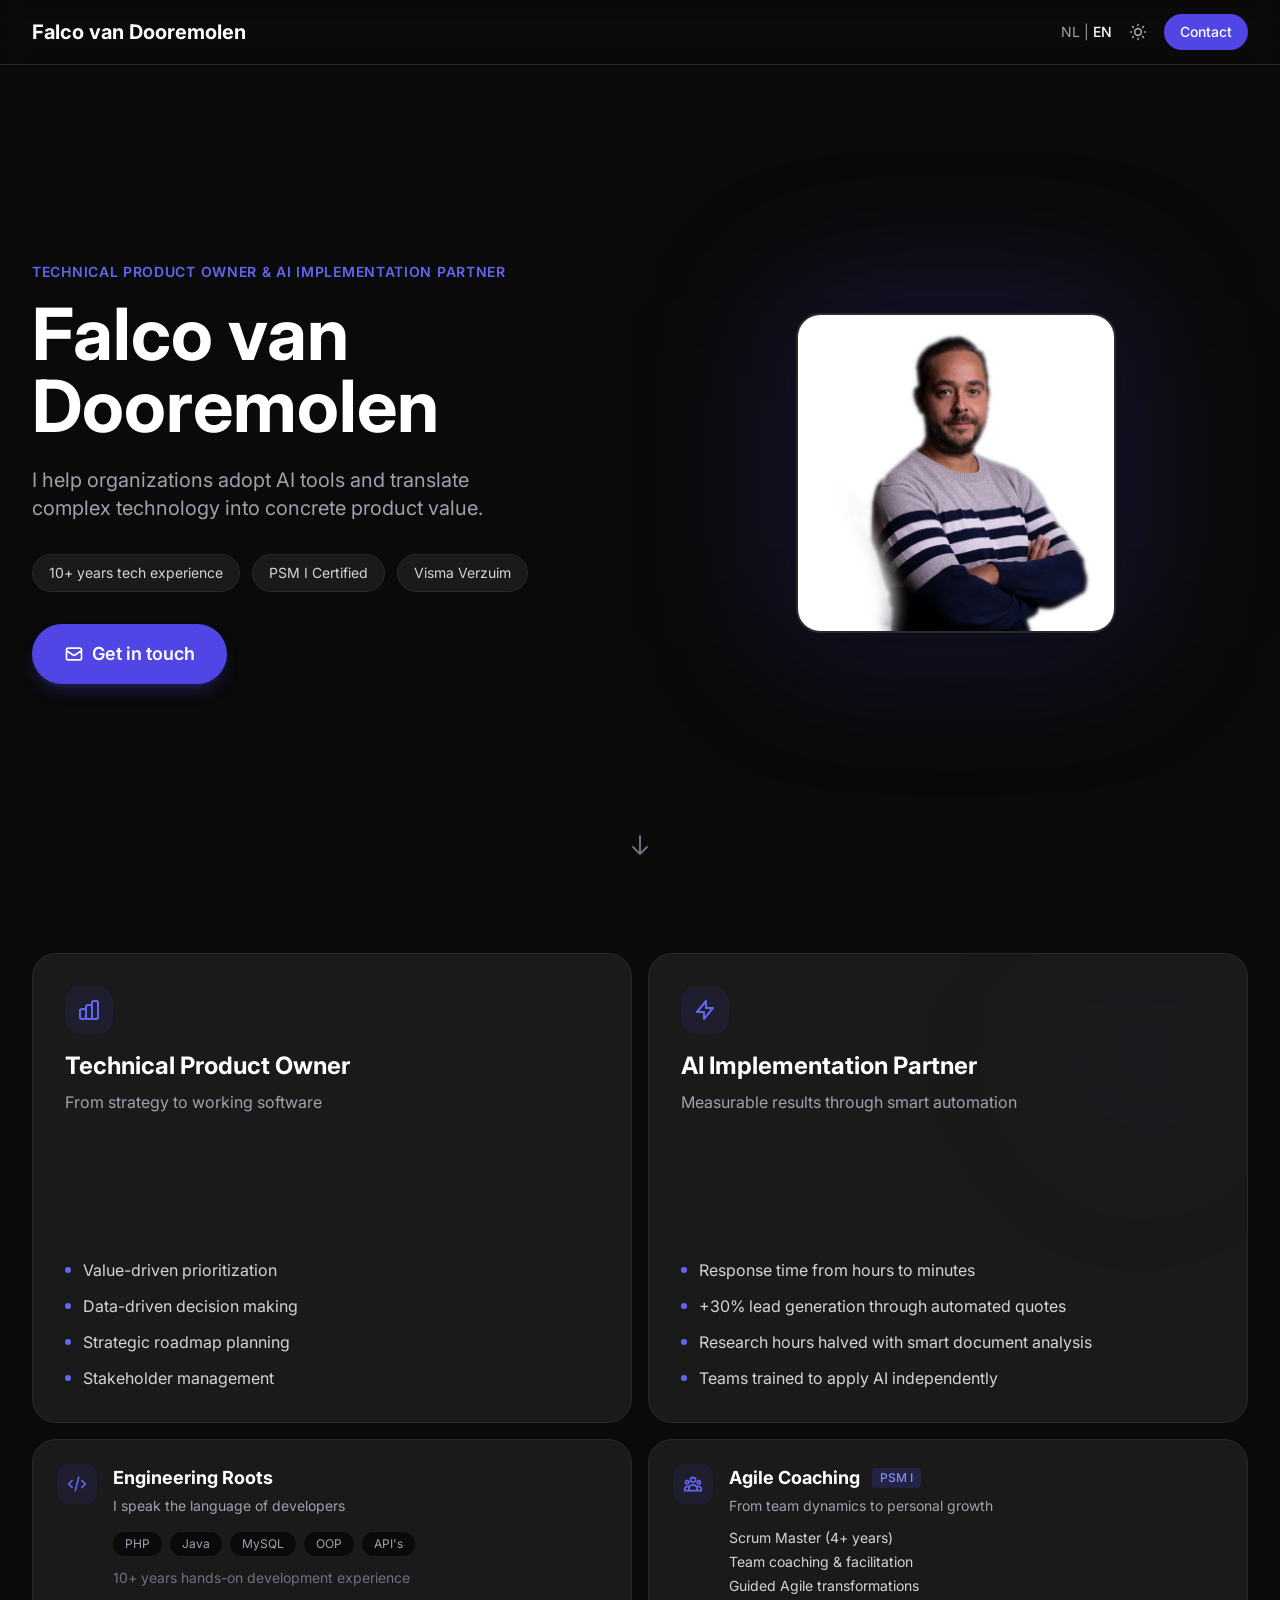
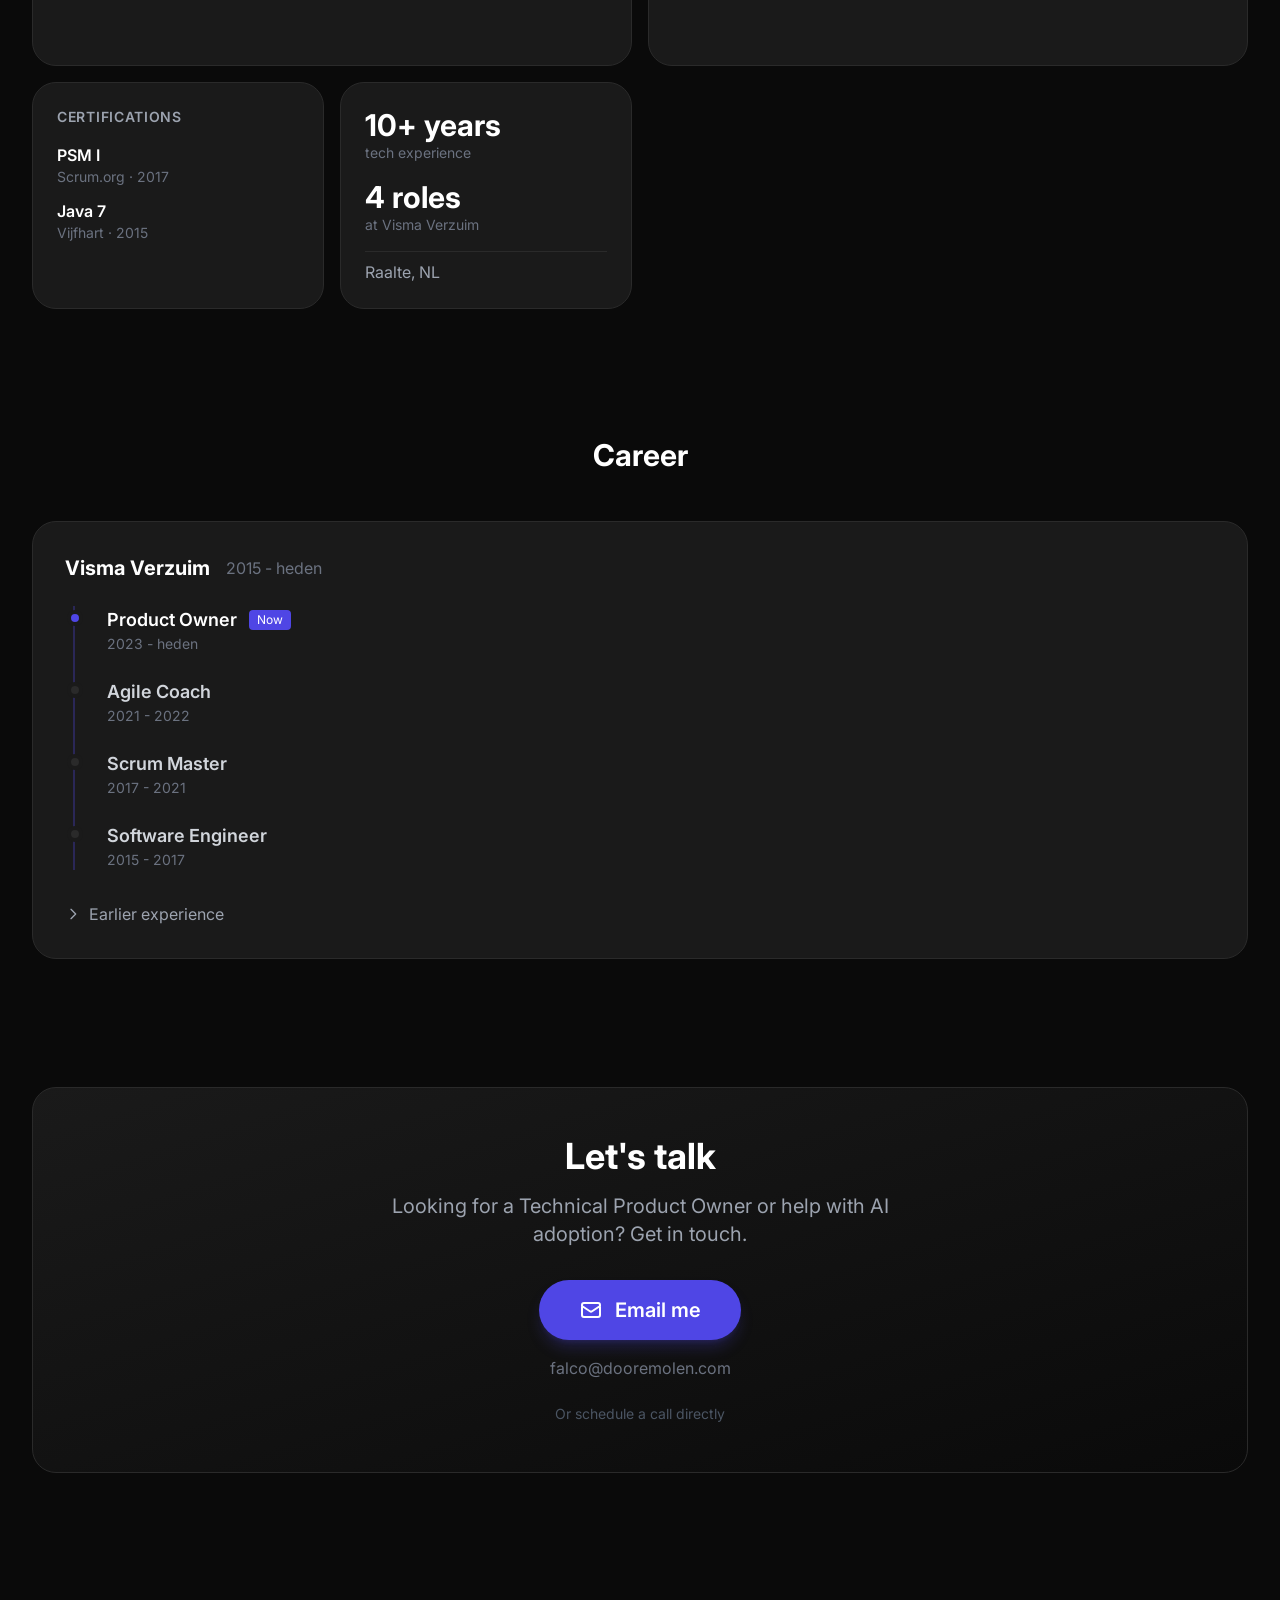
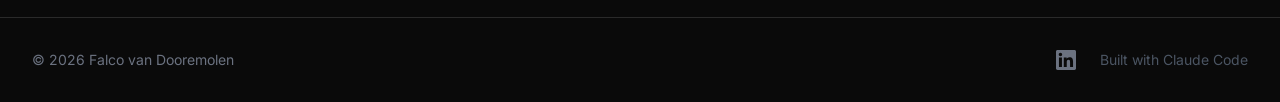
<file: index.html>
<!DOCTYPE html>
<html lang="nl" class="dark scroll-smooth">
<head>
    <meta charset="UTF-8">
    <meta name="viewport" content="width=device-width, initial-scale=1.0">
    <title>Falco van Dooremolen - Technical Product Owner & AI Implementation Partner</title>

    <!-- SEO Meta Tags -->
    <meta name="description" content="Falco van Dooremolen - Technical Product Owner & AI Implementation Partner. Ik help organisaties AI-tools te adopteren en vertaal complexe technologie naar concrete productwaarde.">
    <meta name="keywords" content="Technical Product Owner, AI Implementation, Product Owner, Agile Coach, Scrum Master, AI Adoption, Automation, Visma Verzuim, Falco van Dooremolen">
    <meta name="author" content="Falco van Dooremolen">
    <meta name="robots" content="index, follow">

    <!-- Open Graph / Facebook / LinkedIn -->
    <meta property="og:type" content="profile">
    <meta property="og:title" content="Falco van Dooremolen - Technical Product Owner & AI Implementation Partner">
    <meta property="og:description" content="Ik help organisaties AI-tools te adopteren en vertaal complexe technologie naar concrete productwaarde.">
    <meta property="og:image" content="https://dooremolen.com/assets/img/profile.jpg">
    <meta property="og:url" content="https://dooremolen.com/">
    <meta property="og:site_name" content="Falco van Dooremolen">

    <!-- Twitter Card -->
    <meta name="twitter:card" content="summary_large_image">
    <meta name="twitter:title" content="Falco van Dooremolen - Technical Product Owner & AI Implementation Partner">
    <meta name="twitter:description" content="Ik help organisaties AI-tools te adopteren en vertaal complexe technologie naar concrete productwaarde.">
    <meta name="twitter:image" content="https://dooremolen.com/assets/img/profile.jpg">

    <!-- Canonical URL -->
    <link rel="canonical" href="https://dooremolen.com/">

    <!-- Tailwind CSS (local) -->
    <script src="js/tailwind.js"></script>
    <script>
        tailwind.config = {
            darkMode: 'class',
            theme: {
                extend: {
                    colors: {
                        dark: {
                            bg: '#0a0a0a',
                            card: '#1a1a1a',
                            border: '#2a2a2a'
                        }
                    }
                }
            }
        }
    </script>

    <!-- Google Fonts -->
    <link rel="preconnect" href="https://fonts.googleapis.com">
    <link rel="preconnect" href="https://fonts.gstatic.com" crossorigin>
    <link href="https://fonts.googleapis.com/css2?family=Inter:wght@300;400;500;600;700;800;900&display=swap" rel="stylesheet">

    <style>
        body { font-family: 'Inter', sans-serif; }
    </style>

    <!-- Structured Data (JSON-LD) -->
    <script type="application/ld+json">
    {
        "@context": "https://schema.org",
        "@type": "Person",
        "name": "Falco van Dooremolen",
        "jobTitle": "Technical Product Owner & AI Implementation Partner",
        "description": "Ik help organisaties AI-tools te adopteren en vertaal complexe technologie naar concrete productwaarde.",
        "url": "https://dooremolen.com/",
        "image": "https://dooremolen.com/assets/img/profile.jpg",
        "sameAs": [
            "https://www.linkedin.com/in/falco-van-dooremolen/"
        ],
        "worksFor": {
            "@type": "Organization",
            "name": "Visma Verzuim"
        },
        "knowsAbout": [
            "Product Management",
            "AI Implementation",
            "Agile Coaching",
            "Scrum",
            "Software Development"
        ],
        "hasCredential": {
            "@type": "EducationalOccupationalCredential",
            "name": "Professional Scrum Master I",
            "credentialCategory": "certification",
            "recognizedBy": {
                "@type": "Organization",
                "name": "Scrum.org"
            }
        }
    }
    </script>
</head>
<body class="bg-gray-50 dark:bg-dark-bg text-gray-900 dark:text-gray-100 min-h-screen">

    <!-- Header -->
    <header id="header" class="sticky top-0 z-50 bg-gray-50/80 dark:bg-dark-bg/80 backdrop-blur-md border-b border-gray-200 dark:border-dark-border">
        <div class="max-w-7xl mx-auto px-4 sm:px-6 lg:px-8">
            <div class="flex justify-between items-center h-16">
                <a href="#" class="text-xl font-bold text-gray-900 dark:text-white">Falco van Dooremolen</a>
                <div class="flex items-center gap-4">
                    <button id="lang-toggle" class="text-sm text-gray-600 dark:text-gray-400 hover:text-gray-900 dark:hover:text-white transition">NL | EN</button>
                    <button id="theme-toggle" class="text-gray-600 dark:text-gray-400 hover:text-gray-900 dark:hover:text-white transition">
                        <svg class="w-5 h-5" fill="none" stroke="currentColor" viewBox="0 0 24 24">
                            <path stroke-linecap="round" stroke-linejoin="round" stroke-width="2" d="M12 3v1m0 16v1m9-9h-1M4 12H3m15.364 6.364l-.707-.707M6.343 6.343l-.707-.707m12.728 0l-.707.707M6.343 17.657l-.707.707M16 12a4 4 0 11-8 0 4 4 0 018 0z"></path>
                        </svg>
                    </button>
                    <a href="mailto:falco@dooremolen.com" class="bg-indigo-600 hover:bg-indigo-700 text-white px-4 py-2 rounded-full text-sm font-medium transition">
                        <span data-i18n="header.cta">Contact</span>
                    </a>
                </div>
            </div>
        </div>
    </header>

    <!-- Main Content -->
    <main class="max-w-7xl mx-auto px-4 sm:px-6 lg:px-8 py-12">

        <!-- Hero Section -->
        <section id="hero" class="min-h-[80vh] flex items-center py-16">
            <div class="grid md:grid-cols-2 gap-12 items-center w-full">
                <!-- Left: Text Content -->
                <div class="order-2 md:order-1">
                    <p class="text-indigo-500 font-semibold tracking-wider text-sm mb-4" data-i18n="hero.tagline">
                        TECHNICAL PRODUCT OWNER & AI IMPLEMENTATION PARTNER
                    </p>
                    <h1 class="text-5xl md:text-6xl lg:text-7xl font-bold text-gray-900 dark:text-white mb-6 leading-tight">
                        Falco van Dooremolen
                    </h1>
                    <p class="text-xl text-gray-600 dark:text-gray-400 mb-8 max-w-lg" data-i18n="hero.positioning">
                        Ik help organisaties AI-tools te adopteren en vertaal complexe technologie naar concrete productwaarde.
                    </p>

                    <!-- Proof Badges -->
                    <div class="flex flex-wrap gap-3 mb-8">
                        <span class="bg-white dark:bg-dark-card border border-gray-200 dark:border-dark-border px-4 py-2 rounded-full text-sm text-gray-700 dark:text-gray-300" data-i18n="hero.badge.experience">
                            10+ jaar tech ervaring
                        </span>
                        <span class="bg-white dark:bg-dark-card border border-gray-200 dark:border-dark-border px-4 py-2 rounded-full text-sm text-gray-700 dark:text-gray-300" data-i18n="hero.badge.certified">
                            PSM I Certified
                        </span>
                        <span class="bg-white dark:bg-dark-card border border-gray-200 dark:border-dark-border px-4 py-2 rounded-full text-sm text-gray-700 dark:text-gray-300" data-i18n="hero.badge.company">
                            Visma Verzuim
                        </span>
                    </div>

                    <!-- CTA -->
                    <a href="mailto:falco@dooremolen.com"
                       class="inline-flex items-center gap-2 bg-indigo-600 hover:bg-indigo-700 text-white px-8 py-4 rounded-full text-lg font-semibold transition shadow-lg shadow-indigo-600/25">
                        <svg class="w-5 h-5" fill="none" stroke="currentColor" viewBox="0 0 24 24">
                            <path stroke-linecap="round" stroke-linejoin="round" stroke-width="2" d="M3 8l7.89 5.26a2 2 0 002.22 0L21 8M5 19h14a2 2 0 002-2V7a2 2 0 00-2-2H5a2 2 0 00-2 2v10a2 2 0 002 2z"></path>
                        </svg>
                        <span data-i18n="hero.cta">Neem contact op</span>
                    </a>
                </div>

                <!-- Right: Photo -->
                <div class="order-1 md:order-2 flex justify-center">
                    <div class="relative">
                        <!-- Glow effect behind photo -->
                        <div class="absolute inset-0 bg-indigo-600/20 rounded-3xl blur-3xl transform scale-110"></div>
                        <img src="assets/img/profile.jpg"
                             alt="Falco van Dooremolen - Technical Product Owner"
                             class="relative rounded-3xl w-72 h-72 md:w-80 md:h-80 object-cover border-2 border-gray-200 dark:border-dark-border shadow-2xl">
                    </div>
                </div>
            </div>
        </section>

        <!-- Scroll Indicator -->
        <div class="flex justify-center pb-8">
            <a href="#bento" class="animate-bounce text-gray-400 dark:text-gray-500 hover:text-indigo-500 transition">
                <svg class="w-6 h-6" fill="none" stroke="currentColor" viewBox="0 0 24 24">
                    <path stroke-linecap="round" stroke-linejoin="round" stroke-width="2" d="M19 14l-7 7m0 0l-7-7m7 7V3"></path>
                </svg>
            </a>
        </div>

        <!-- Bento Grid Section -->
        <section id="bento" class="py-16">
            <div class="grid grid-cols-1 md:grid-cols-2 lg:grid-cols-4 gap-4 auto-rows-fr">

                <!-- Technical Product Owner (2x2) -->
                <div class="lg:col-span-2 lg:row-span-2 bg-white dark:bg-dark-card border border-gray-200 dark:border-dark-border rounded-3xl p-8 hover:border-indigo-500/50 transition-all duration-300 hover:shadow-lg hover:shadow-indigo-500/10 group">
                    <div class="h-full flex flex-col">
                        <div class="mb-6">
                            <div class="w-12 h-12 bg-indigo-600/10 rounded-2xl flex items-center justify-center mb-4 group-hover:bg-indigo-600/20 transition">
                                <svg class="w-6 h-6 text-indigo-500" fill="none" stroke="currentColor" viewBox="0 0 24 24">
                                    <path stroke-linecap="round" stroke-linejoin="round" stroke-width="2" d="M9 19v-6a2 2 0 00-2-2H5a2 2 0 00-2 2v6a2 2 0 002 2h2a2 2 0 002-2zm0 0V9a2 2 0 012-2h2a2 2 0 012 2v10m-6 0a2 2 0 002 2h2a2 2 0 002-2m0 0V5a2 2 0 012-2h2a2 2 0 012 2v14a2 2 0 01-2 2h-2a2 2 0 01-2-2z"></path>
                                </svg>
                            </div>
                            <h2 class="text-2xl font-bold text-gray-900 dark:text-white mb-2" data-i18n="block.po.title">Technical Product Owner</h2>
                            <p class="text-gray-600 dark:text-gray-400" data-i18n="block.po.subtitle">Van strategie naar werkende software</p>
                        </div>
                        <ul class="space-y-3 mt-auto">
                            <li class="flex items-center gap-3 text-gray-700 dark:text-gray-300">
                                <span class="w-1.5 h-1.5 bg-indigo-500 rounded-full"></span>
                                <span data-i18n="block.po.item1">Value-driven prioritering</span>
                            </li>
                            <li class="flex items-center gap-3 text-gray-700 dark:text-gray-300">
                                <span class="w-1.5 h-1.5 bg-indigo-500 rounded-full"></span>
                                <span data-i18n="block.po.item2">Data-gedreven besluitvorming</span>
                            </li>
                            <li class="flex items-center gap-3 text-gray-700 dark:text-gray-300">
                                <span class="w-1.5 h-1.5 bg-indigo-500 rounded-full"></span>
                                <span data-i18n="block.po.item3">Strategische roadmap planning</span>
                            </li>
                            <li class="flex items-center gap-3 text-gray-700 dark:text-gray-300">
                                <span class="w-1.5 h-1.5 bg-indigo-500 rounded-full"></span>
                                <span data-i18n="block.po.item4">Stakeholder management</span>
                            </li>
                        </ul>
                    </div>
                </div>

                <!-- AI Implementation Partner (2x2) -->
                <div class="lg:col-span-2 lg:row-span-2 bg-white dark:bg-dark-card border border-gray-200 dark:border-dark-border rounded-3xl p-8 hover:border-indigo-500/50 transition-all duration-300 hover:shadow-lg hover:shadow-indigo-500/10 group relative overflow-hidden">
                    <!-- Subtle gradient background -->
                    <div class="absolute top-0 right-0 w-64 h-64 bg-gradient-to-bl from-indigo-600/5 to-transparent rounded-full blur-3xl"></div>
                    <div class="h-full flex flex-col relative">
                        <div class="mb-6">
                            <div class="w-12 h-12 bg-indigo-600/10 rounded-2xl flex items-center justify-center mb-4 group-hover:bg-indigo-600/20 transition">
                                <svg class="w-6 h-6 text-indigo-500" fill="none" stroke="currentColor" viewBox="0 0 24 24">
                                    <path stroke-linecap="round" stroke-linejoin="round" stroke-width="2" d="M13 10V3L4 14h7v7l9-11h-7z"></path>
                                </svg>
                            </div>
                            <h2 class="text-2xl font-bold text-gray-900 dark:text-white mb-2" data-i18n="block.ai.title">AI Implementation Partner</h2>
                            <p class="text-gray-600 dark:text-gray-400" data-i18n="block.ai.subtitle">Meetbare resultaten door slimme automatisering</p>
                        </div>
                        <ul class="space-y-3 mt-auto">
                            <li class="flex items-center gap-3 text-gray-700 dark:text-gray-300">
                                <span class="w-1.5 h-1.5 bg-indigo-500 rounded-full"></span>
                                <span data-i18n="block.ai.item1">Reactietijd van uren naar minuten</span>
                            </li>
                            <li class="flex items-center gap-3 text-gray-700 dark:text-gray-300">
                                <span class="w-1.5 h-1.5 bg-indigo-500 rounded-full"></span>
                                <span data-i18n="block.ai.item2">+30% lead-generatie door geautomatiseerde offertes</span>
                            </li>
                            <li class="flex items-center gap-3 text-gray-700 dark:text-gray-300">
                                <span class="w-1.5 h-1.5 bg-indigo-500 rounded-full"></span>
                                <span data-i18n="block.ai.item3">Research-uren gehalveerd met slimme documentanalyse</span>
                            </li>
                            <li class="flex items-center gap-3 text-gray-700 dark:text-gray-300">
                                <span class="w-1.5 h-1.5 bg-indigo-500 rounded-full"></span>
                                <span data-i18n="block.ai.item4">Teams getraind om AI zelfstandig toe te passen</span>
                            </li>
                        </ul>
                    </div>
                </div>

                <!-- Engineering Roots (2x1) -->
                <div class="lg:col-span-2 bg-white dark:bg-dark-card border border-gray-200 dark:border-dark-border rounded-3xl p-6 hover:border-indigo-500/50 transition-all duration-300 hover:shadow-lg hover:shadow-indigo-500/10 group">
                    <div class="flex items-start gap-4">
                        <div class="w-10 h-10 bg-indigo-600/10 rounded-xl flex items-center justify-center flex-shrink-0 group-hover:bg-indigo-600/20 transition">
                            <svg class="w-5 h-5 text-indigo-500" fill="none" stroke="currentColor" viewBox="0 0 24 24">
                                <path stroke-linecap="round" stroke-linejoin="round" stroke-width="2" d="M10 20l4-16m4 4l4 4-4 4M6 16l-4-4 4-4"></path>
                            </svg>
                        </div>
                        <div class="flex-1">
                            <h3 class="text-lg font-bold text-gray-900 dark:text-white mb-1" data-i18n="block.eng.title">Engineering Roots</h3>
                            <p class="text-gray-600 dark:text-gray-400 text-sm mb-4" data-i18n="block.eng.subtitle">Ik spreek de taal van developers</p>
                            <div class="flex flex-wrap gap-2 mb-3">
                                <span class="bg-gray-100 dark:bg-dark-bg px-3 py-1 rounded-full text-xs text-gray-600 dark:text-gray-400">PHP</span>
                                <span class="bg-gray-100 dark:bg-dark-bg px-3 py-1 rounded-full text-xs text-gray-600 dark:text-gray-400">Java</span>
                                <span class="bg-gray-100 dark:bg-dark-bg px-3 py-1 rounded-full text-xs text-gray-600 dark:text-gray-400">MySQL</span>
                                <span class="bg-gray-100 dark:bg-dark-bg px-3 py-1 rounded-full text-xs text-gray-600 dark:text-gray-400">OOP</span>
                                <span class="bg-gray-100 dark:bg-dark-bg px-3 py-1 rounded-full text-xs text-gray-600 dark:text-gray-400">API's</span>
                            </div>
                            <p class="text-gray-500 text-sm" data-i18n="block.eng.experience">10+ jaar hands-on development ervaring</p>
                        </div>
                    </div>
                </div>

                <!-- Agile Coaching (2x1) -->
                <div class="lg:col-span-2 bg-white dark:bg-dark-card border border-gray-200 dark:border-dark-border rounded-3xl p-6 hover:border-indigo-500/50 transition-all duration-300 hover:shadow-lg hover:shadow-indigo-500/10 group">
                    <div class="flex items-start gap-4">
                        <div class="w-10 h-10 bg-indigo-600/10 rounded-xl flex items-center justify-center flex-shrink-0 group-hover:bg-indigo-600/20 transition">
                            <svg class="w-5 h-5 text-indigo-500" fill="none" stroke="currentColor" viewBox="0 0 24 24">
                                <path stroke-linecap="round" stroke-linejoin="round" stroke-width="2" d="M17 20h5v-2a3 3 0 00-5.356-1.857M17 20H7m10 0v-2c0-.656-.126-1.283-.356-1.857M7 20H2v-2a3 3 0 015.356-1.857M7 20v-2c0-.656.126-1.283.356-1.857m0 0a5.002 5.002 0 019.288 0M15 7a3 3 0 11-6 0 3 3 0 016 0zm6 3a2 2 0 11-4 0 2 2 0 014 0zM7 10a2 2 0 11-4 0 2 2 0 014 0z"></path>
                            </svg>
                        </div>
                        <div class="flex-1">
                            <div class="flex items-center gap-3 mb-1">
                                <h3 class="text-lg font-bold text-gray-900 dark:text-white" data-i18n="block.coach.title">Agile Coaching</h3>
                                <span class="bg-indigo-600/20 text-indigo-600 dark:text-indigo-400 px-2 py-0.5 rounded text-xs font-medium">PSM I</span>
                            </div>
                            <p class="text-gray-600 dark:text-gray-400 text-sm mb-3" data-i18n="block.coach.subtitle">Van teamdynamiek tot persoonlijke groei</p>
                            <ul class="space-y-1 text-sm text-gray-700 dark:text-gray-300">
                                <li data-i18n="block.coach.item1">Scrum Master (4+ jaar)</li>
                                <li data-i18n="block.coach.item2">Team coaching & facilitatie</li>
                                <li data-i18n="block.coach.item3">Agile transformaties begeleid</li>
                            </ul>
                        </div>
                    </div>
                </div>

                <!-- Certifications (1x1) -->
                <div class="bg-white dark:bg-dark-card border border-gray-200 dark:border-dark-border rounded-3xl p-6 hover:border-indigo-500/50 transition-all duration-300 hover:shadow-lg hover:shadow-indigo-500/10">
                    <h3 class="text-sm font-semibold text-gray-500 dark:text-gray-400 uppercase tracking-wider mb-4" data-i18n="block.certs.title">Certificaten</h3>
                    <div class="space-y-3">
                        <div>
                            <a href="https://www.scrum.org/user/239641" target="_blank" rel="noopener noreferrer" class="text-gray-900 dark:text-white font-semibold hover:text-indigo-600 dark:hover:text-indigo-400 transition">PSM I</a>
                            <p class="text-gray-500 text-sm">Scrum.org · 2017</p>
                        </div>
                        <div>
                            <p class="text-gray-900 dark:text-white font-semibold">Java 7</p>
                            <p class="text-gray-500 text-sm">Vijfhart · 2015</p>
                        </div>
                    </div>
                </div>

                <!-- Quick Stats (1x1) -->
                <div class="bg-white dark:bg-dark-card border border-gray-200 dark:border-dark-border rounded-3xl p-6 hover:border-indigo-500/50 transition-all duration-300 hover:shadow-lg hover:shadow-indigo-500/10">
                    <div class="space-y-4">
                        <div>
                            <p class="text-3xl font-bold text-gray-900 dark:text-white" data-i18n="block.stats.experience">10+ jaar</p>
                            <p class="text-gray-500 text-sm" data-i18n="block.stats.experienceLabel">tech ervaring</p>
                        </div>
                        <div>
                            <p class="text-3xl font-bold text-gray-900 dark:text-white" data-i18n="block.stats.roles">4 rollen</p>
                            <p class="text-gray-500 text-sm" data-i18n="block.stats.rolesLabel">bij Visma Verzuim</p>
                        </div>
                        <div class="pt-2 border-t border-gray-200 dark:border-dark-border">
                            <p class="text-gray-600 dark:text-gray-400" data-i18n="block.stats.location">Raalte, NL</p>
                        </div>
                    </div>
                </div>

            </div>
        </section>

        <!-- Timeline Section -->
        <section id="timeline" class="py-16">
            <h2 class="text-3xl font-bold text-gray-900 dark:text-white mb-12 text-center" data-i18n="timeline.title">Carrière</h2>

            <div class="bg-white dark:bg-dark-card border border-gray-200 dark:border-dark-border rounded-3xl p-8">
                <!-- Visma Verzuim -->
                <div class="mb-8">
                    <div class="flex items-center gap-4 mb-6">
                        <h3 class="text-xl font-bold text-gray-900 dark:text-white">Visma Verzuim</h3>
                        <span class="text-gray-500">2015 - heden</span>
                    </div>

                    <div class="relative border-l-2 border-indigo-600/30 ml-2 space-y-6">
                        <!-- Product Owner - Current -->
                        <div class="relative pl-8">
                            <div class="absolute -left-2 top-1 w-4 h-4 bg-indigo-600 rounded-full border-4 border-white dark:border-dark-card"></div>
                            <div class="flex items-center gap-3">
                                <h4 class="text-lg font-semibold text-gray-900 dark:text-white">Product Owner</h4>
                                <span class="bg-indigo-600 text-white text-xs px-2 py-0.5 rounded" data-i18n="timeline.current">Nu</span>
                            </div>
                            <p class="text-gray-500 text-sm">2023 - heden</p>
                        </div>

                        <!-- Agile Coach -->
                        <div class="relative pl-8">
                            <div class="absolute -left-2 top-1 w-4 h-4 bg-gray-300 dark:bg-dark-border rounded-full border-4 border-white dark:border-dark-card"></div>
                            <h4 class="text-lg font-semibold text-gray-700 dark:text-gray-300">Agile Coach</h4>
                            <p class="text-gray-500 text-sm">2021 - 2022</p>
                        </div>

                        <!-- Scrum Master -->
                        <div class="relative pl-8">
                            <div class="absolute -left-2 top-1 w-4 h-4 bg-gray-300 dark:bg-dark-border rounded-full border-4 border-white dark:border-dark-card"></div>
                            <h4 class="text-lg font-semibold text-gray-700 dark:text-gray-300">Scrum Master</h4>
                            <p class="text-gray-500 text-sm">2017 - 2021</p>
                        </div>

                        <!-- Software Engineer -->
                        <div class="relative pl-8">
                            <div class="absolute -left-2 top-1 w-4 h-4 bg-gray-300 dark:bg-dark-border rounded-full border-4 border-white dark:border-dark-card"></div>
                            <h4 class="text-lg font-semibold text-gray-700 dark:text-gray-300">Software Engineer</h4>
                            <p class="text-gray-500 text-sm">2015 - 2017</p>
                        </div>
                    </div>
                </div>

                <!-- Earlier Experience (Collapsed) -->
                <details class="group">
                    <summary class="flex items-center gap-2 cursor-pointer text-gray-600 dark:text-gray-400 hover:text-gray-900 dark:hover:text-white transition">
                        <svg class="w-4 h-4 transition-transform group-open:rotate-90" fill="none" stroke="currentColor" viewBox="0 0 24 24">
                            <path stroke-linecap="round" stroke-linejoin="round" stroke-width="2" d="M9 5l7 7-7 7"></path>
                        </svg>
                        <span data-i18n="timeline.more">Eerdere ervaring</span>
                    </summary>
                    <div class="mt-6 pl-6 space-y-4 text-gray-600 dark:text-gray-400">
                        <div>
                            <p class="font-medium text-gray-700 dark:text-gray-300">vDia Internet Applications · Eigenaar</p>
                            <p class="text-sm">2012 - heden</p>
                        </div>
                        <div>
                            <p class="font-medium text-gray-700 dark:text-gray-300">MailStreet B.V. · PHP Developer</p>
                            <p class="text-sm">2010 - 2015</p>
                        </div>
                        <div>
                            <p class="font-medium text-gray-700 dark:text-gray-300">DoWebs Webcreations · Freelancer</p>
                            <p class="text-sm">2009 - 2010</p>
                        </div>
                        <div>
                            <p class="font-medium text-gray-700 dark:text-gray-300">WebProdie · Trainee Developer</p>
                            <p class="text-sm">2008 - 2009</p>
                        </div>
                        <div>
                            <p class="font-medium text-gray-700 dark:text-gray-300">Salland Automatisering · Technical Support</p>
                            <p class="text-sm">2006 - 2009</p>
                        </div>
                    </div>
                </details>
            </div>
        </section>

        <!-- Contact Section -->
        <section id="contact" class="py-16">
            <div id="contact-form-area" class="bg-gradient-to-br from-white to-gray-50 dark:from-dark-card dark:to-dark-bg border border-gray-200 dark:border-dark-border rounded-3xl p-12 text-center">
                <h2 class="text-4xl font-bold text-gray-900 dark:text-white mb-4" data-i18n="contact.title">Laten we praten</h2>
                <p class="text-xl text-gray-600 dark:text-gray-400 mb-8 max-w-xl mx-auto" data-i18n="contact.subtitle">
                    Op zoek naar een Technical Product Owner of hulp bij AI-adoptie? Neem contact op.
                </p>

                <a href="mailto:falco@dooremolen.com"
                   class="inline-flex items-center gap-3 bg-indigo-600 hover:bg-indigo-700 text-white px-10 py-4 rounded-full text-xl font-semibold transition shadow-lg shadow-indigo-600/25 mb-4">
                    <svg class="w-6 h-6" fill="none" stroke="currentColor" viewBox="0 0 24 24">
                        <path stroke-linecap="round" stroke-linejoin="round" stroke-width="2" d="M3 8l7.89 5.26a2 2 0 002.22 0L21 8M5 19h14a2 2 0 002-2V7a2 2 0 00-2-2H5a2 2 0 00-2 2v10a2 2 0 002 2z"></path>
                    </svg>
                    <span data-i18n="contact.cta">Mail mij</span>
                </a>

                <p class="text-gray-500">falco@dooremolen.com</p>

                <!-- Future hook for N8N/Calendly -->
                <p class="text-gray-500 dark:text-gray-600 text-sm mt-6" data-i18n="contact.future">Of plan direct een gesprek</p>
            </div>
        </section>

    </main>

    <!-- Footer -->
    <footer class="border-t border-gray-200 dark:border-dark-border py-8 mt-8">
        <div class="max-w-7xl mx-auto px-4 sm:px-6 lg:px-8">
            <div class="flex flex-col md:flex-row justify-between items-center gap-4">
                <p class="text-gray-500 text-sm">&copy; 2026 Falco van Dooremolen</p>

                <div class="flex items-center gap-6">
                    <!-- LinkedIn -->
                    <a href="https://www.linkedin.com/in/falco-van-dooremolen/" target="_blank" rel="noopener noreferrer"
                       class="text-gray-500 hover:text-gray-900 dark:hover:text-white transition" aria-label="LinkedIn">
                        <svg class="w-5 h-5" fill="currentColor" viewBox="0 0 24 24">
                            <path d="M20.447 20.452h-3.554v-5.569c0-1.328-.027-3.037-1.852-3.037-1.853 0-2.136 1.445-2.136 2.939v5.667H9.351V9h3.414v1.561h.046c.477-.9 1.637-1.85 3.37-1.85 3.601 0 4.267 2.37 4.267 5.455v6.286zM5.337 7.433c-1.144 0-2.063-.926-2.063-2.065 0-1.138.92-2.063 2.063-2.063 1.14 0 2.064.925 2.064 2.063 0 1.139-.925 2.065-2.064 2.065zm1.782 13.019H3.555V9h3.564v11.452zM22.225 0H1.771C.792 0 0 .774 0 1.729v20.542C0 23.227.792 24 1.771 24h20.451C23.2 24 24 23.227 24 22.271V1.729C24 .774 23.2 0 22.222 0h.003z"/>
                        </svg>
                    </a>

                    <!-- Built with badge -->
                    <span class="text-gray-500 dark:text-gray-600 text-sm" data-i18n="footer.built">Gebouwd met Claude Code</span>
                </div>
            </div>
        </div>
    </footer>

    <!-- Scripts -->
    <script src="js/main.js"></script>

    <!-- Google Analytics -->
    <script async src="https://www.googletagmanager.com/gtag/js?id=G-NBSM91VC55"></script>
    <script>
        window.dataLayer = window.dataLayer || [];
        function gtag(){dataLayer.push(arguments);}
        gtag('js', new Date());
        gtag('config', 'G-NBSM91VC55');
    </script>
</body>
</html>
</file>
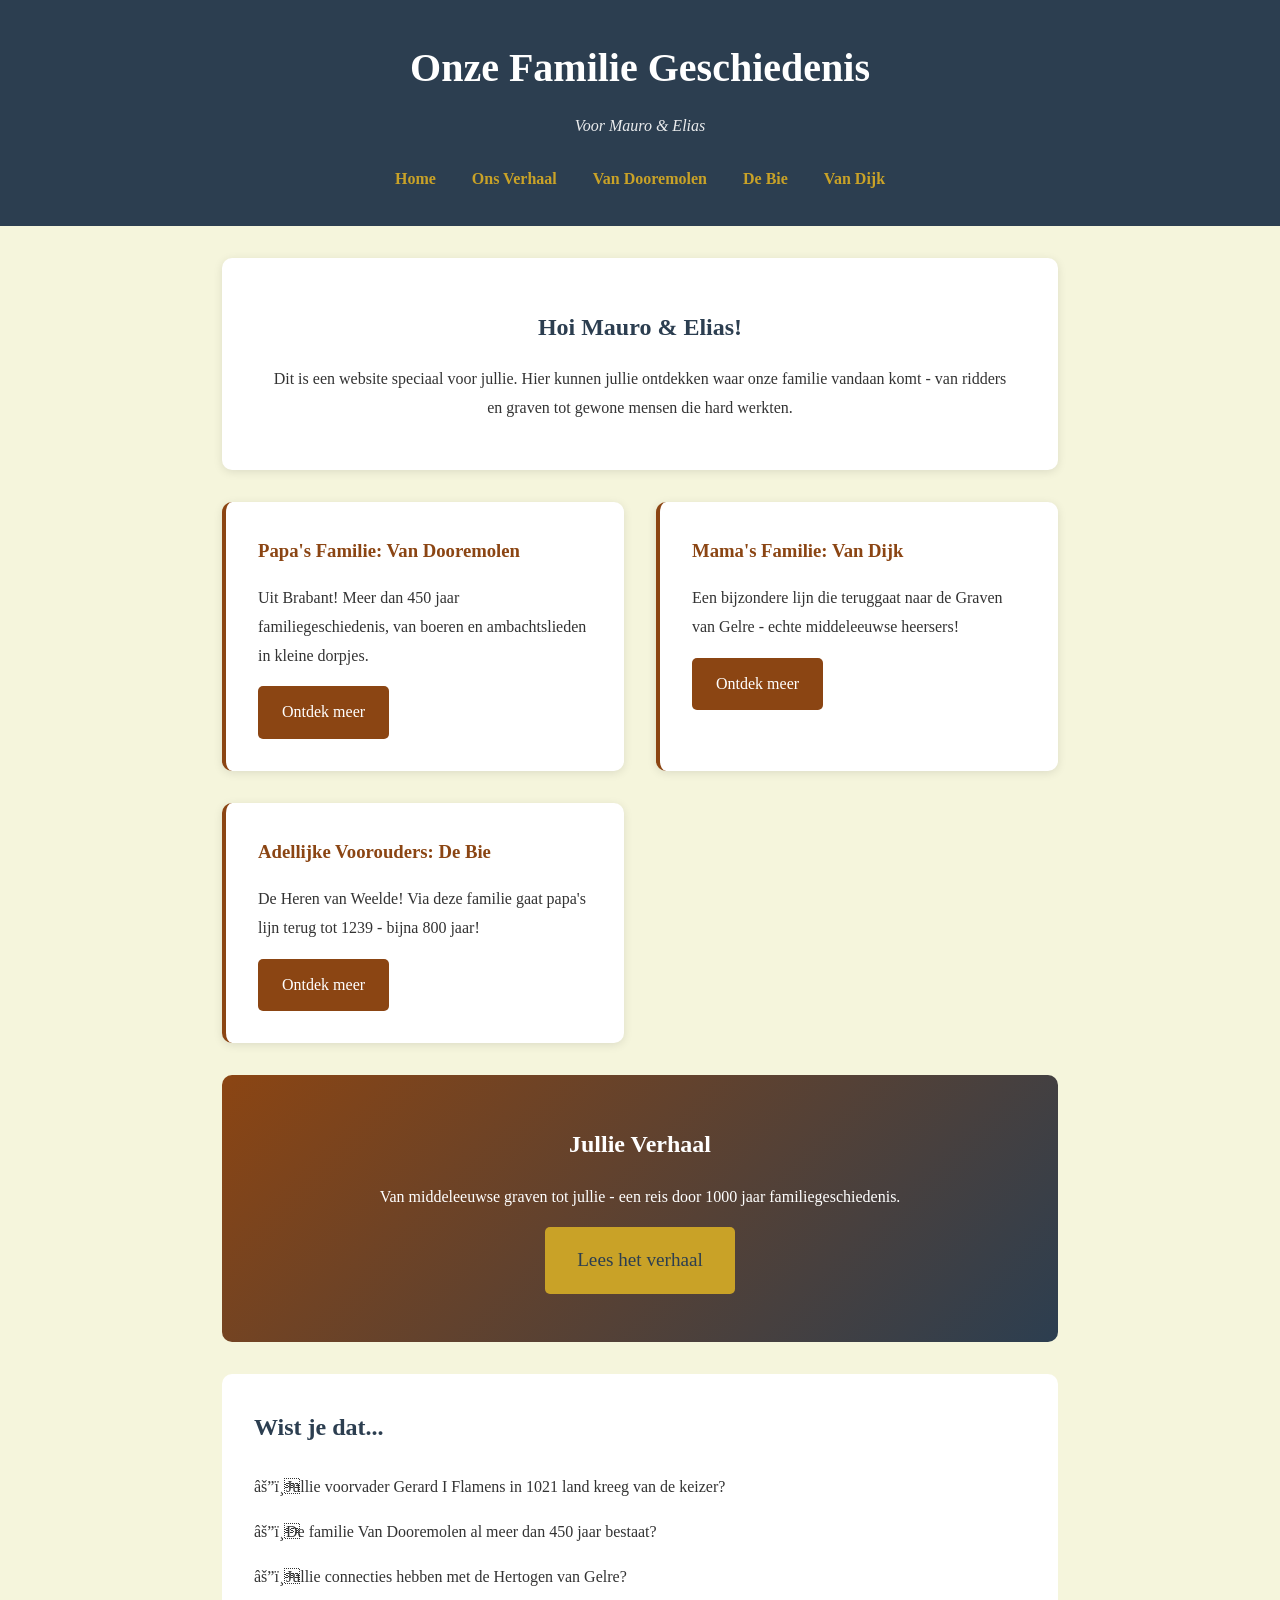
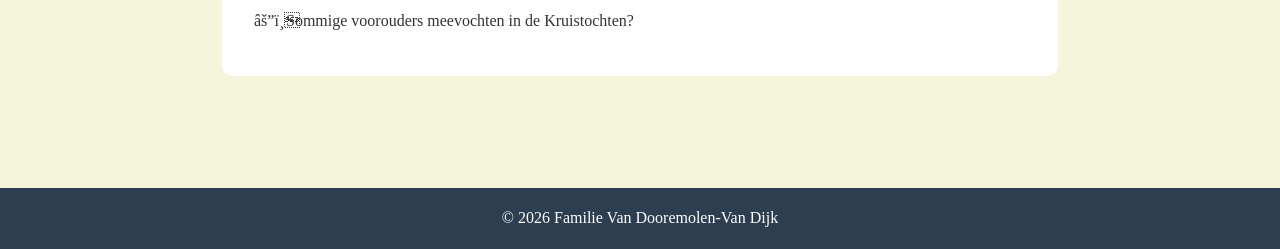
<file: stamboom/index.html>
<!DOCTYPE html>
<html lang="nl">
<head>
    <meta charset="UTF-8">
    <meta name="viewport" content="width=device-width, initial-scale=1.0">
    <title>Onze Familie Geschiedenis - Van Dooremolen & Van Dijk</title>
    <link rel="stylesheet" href="css/style.css">
</head>
<body>
    <header>
        <h1>Onze Familie Geschiedenis</h1>
        <p class="subtitle">Voor Mauro & Elias</p>
        <nav>
            <a href="index.html">Home</a>
            <a href="verhaal.html">Ons Verhaal</a>
            <a href="van-dooremolen.html">Van Dooremolen</a>
            <a href="de-bie.html">De Bie</a>
            <a href="van-dijk.html">Van Dijk</a>
        </nav>
    </header>
    <main>
        <section class="hero">
            <h2>Hoi Mauro & Elias!</h2>
            <p>Dit is een website speciaal voor jullie. Hier kunnen jullie ontdekken waar onze familie vandaan komt - van ridders en graven tot gewone mensen die hard werkten.</p>
        </section>

        <section class="intro-cards">
            <div class="card">
                <h3>Papa's Familie: Van Dooremolen</h3>
                <p>Uit Brabant! Meer dan 450 jaar familiegeschiedenis, van boeren en ambachtslieden in kleine dorpjes.</p>
                <a href="van-dooremolen.html" class="btn">Ontdek meer</a>
            </div>

            <div class="card">
                <h3>Mama's Familie: Van Dijk</h3>
                <p>Een bijzondere lijn die teruggaat naar de Graven van Gelre - echte middeleeuwse heersers!</p>
                <a href="van-dijk.html" class="btn">Ontdek meer</a>
            </div>

            <div class="card">
                <h3>Adellijke Voorouders: De Bie</h3>
                <p>De Heren van Weelde! Via deze familie gaat papa's lijn terug tot 1239 - bijna 800 jaar!</p>
                <a href="de-bie.html" class="btn">Ontdek meer</a>
            </div>
        </section>

        <section class="story-teaser">
            <h2>Jullie Verhaal</h2>
            <p>Van middeleeuwse graven tot jullie - een reis door 1000 jaar familiegeschiedenis.</p>
            <a href="verhaal.html" class="btn btn-large">Lees het verhaal</a>
        </section>

        <section class="fun-facts">
            <h2>Wist je dat...</h2>
            <ul>
                <li>Jullie voorvader Gerard I Flamens in 1021 land kreeg van de keizer?</li>
                <li>De familie Van Dooremolen al meer dan 450 jaar bestaat?</li>
                <li>Jullie connecties hebben met de Hertogen van Gelre?</li>
                <li>Sommige voorouders meevochten in de Kruistochten?</li>
            </ul>
        </section>
    </main>
    <footer>
        <p>&copy; 2026 Familie Van Dooremolen-Van Dijk</p>
    </footer>
</body>
</html>
</file>
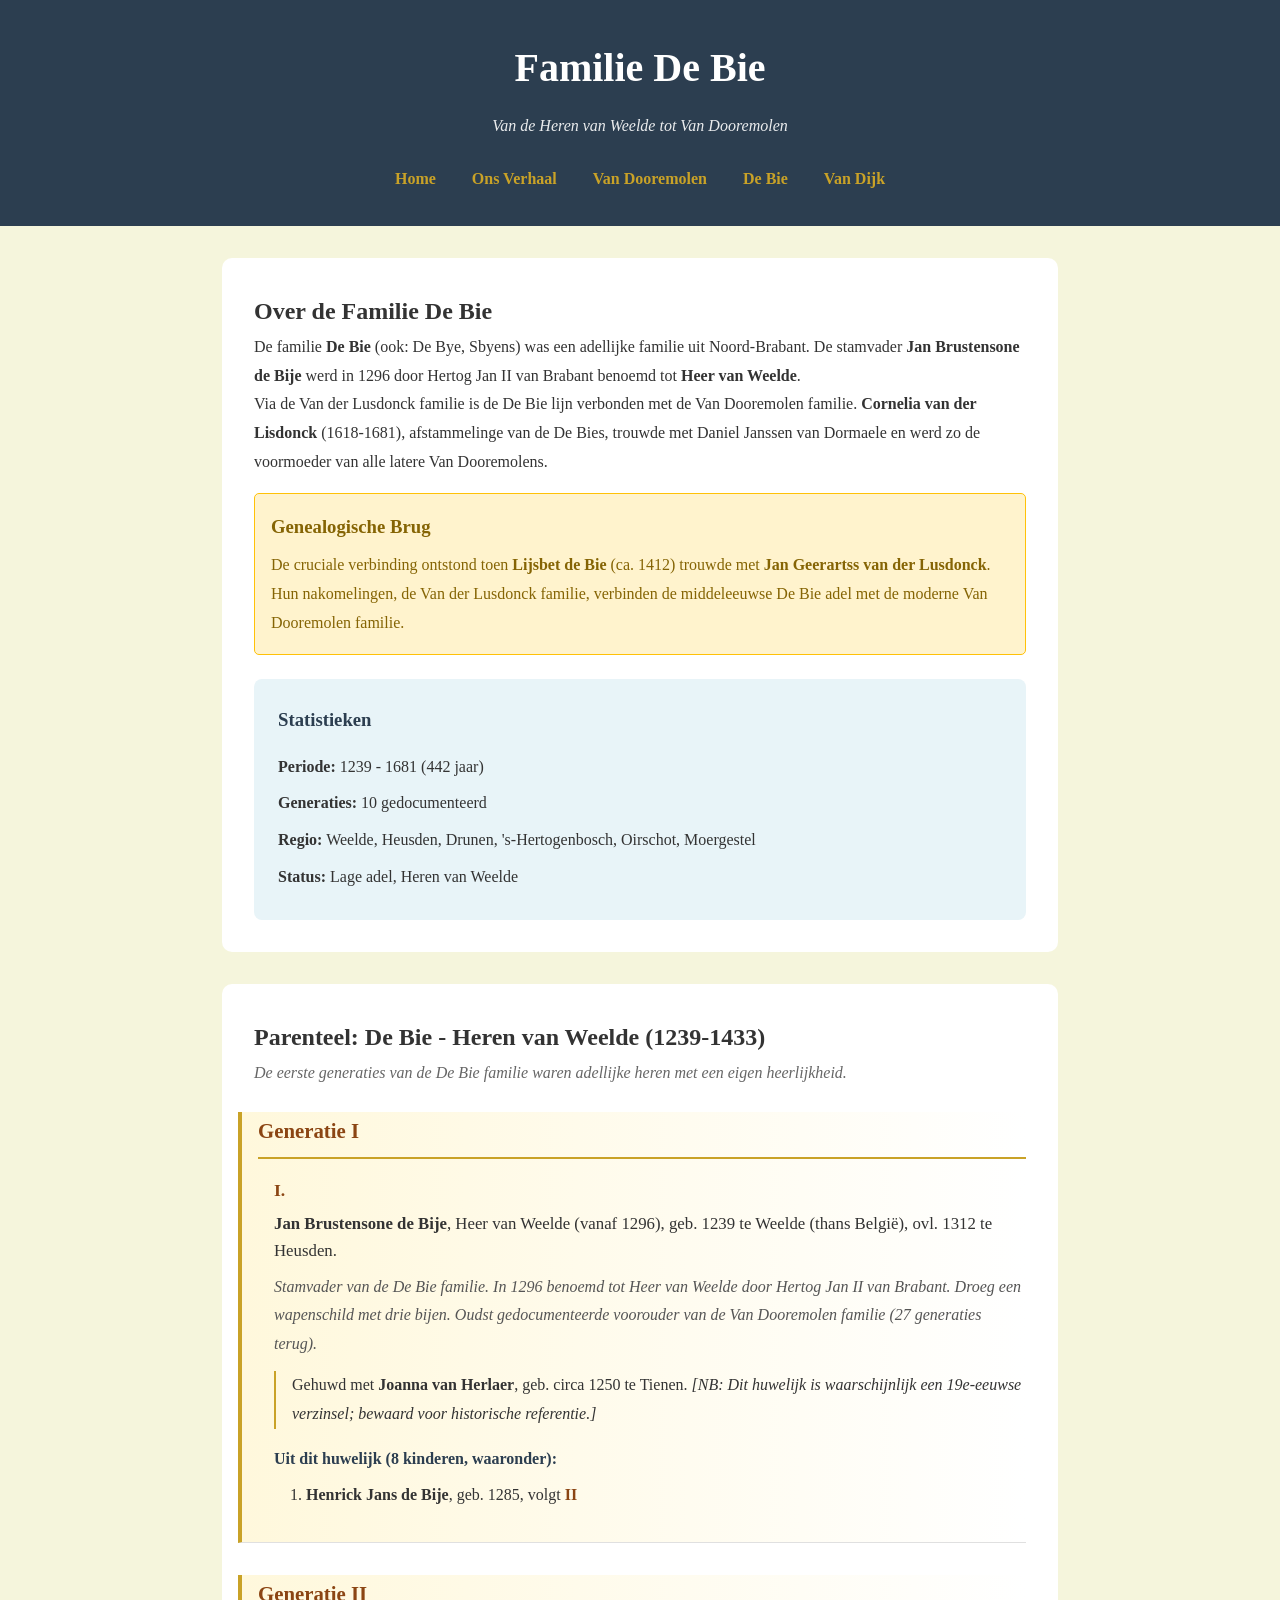
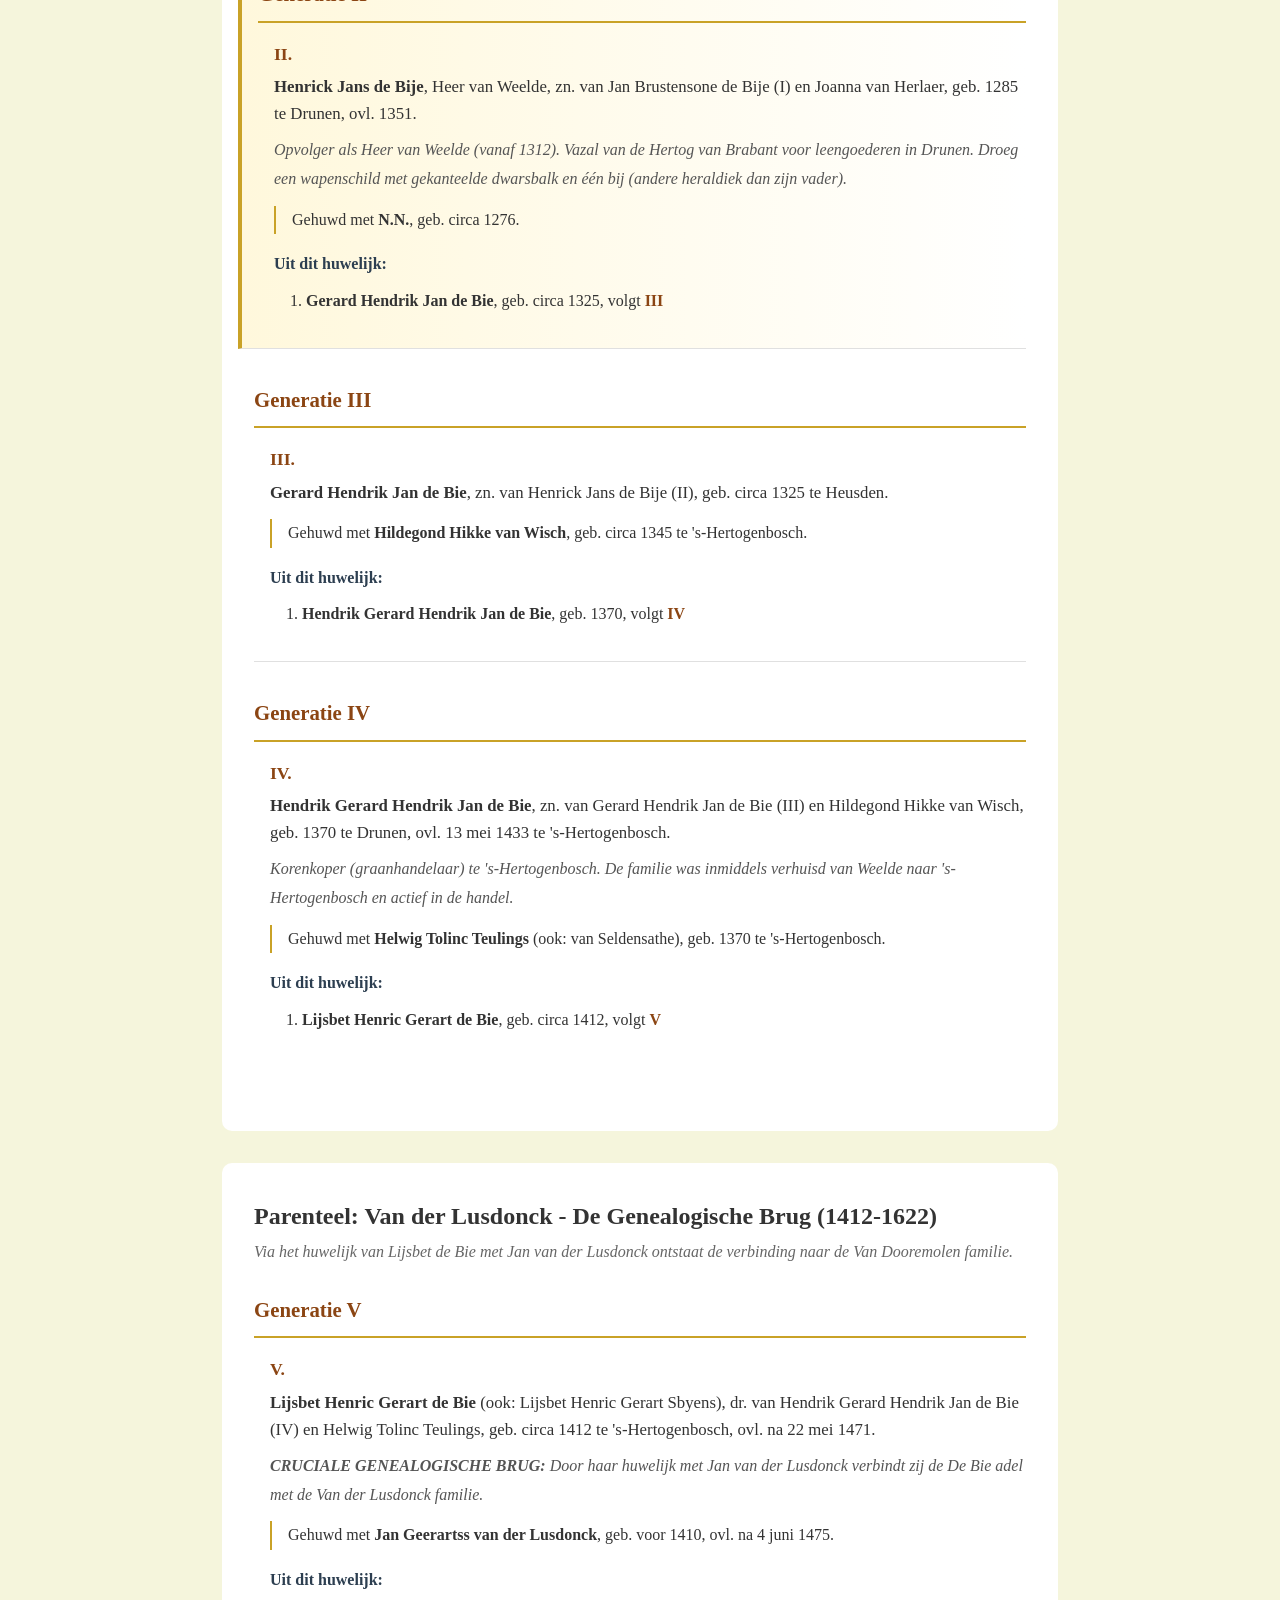
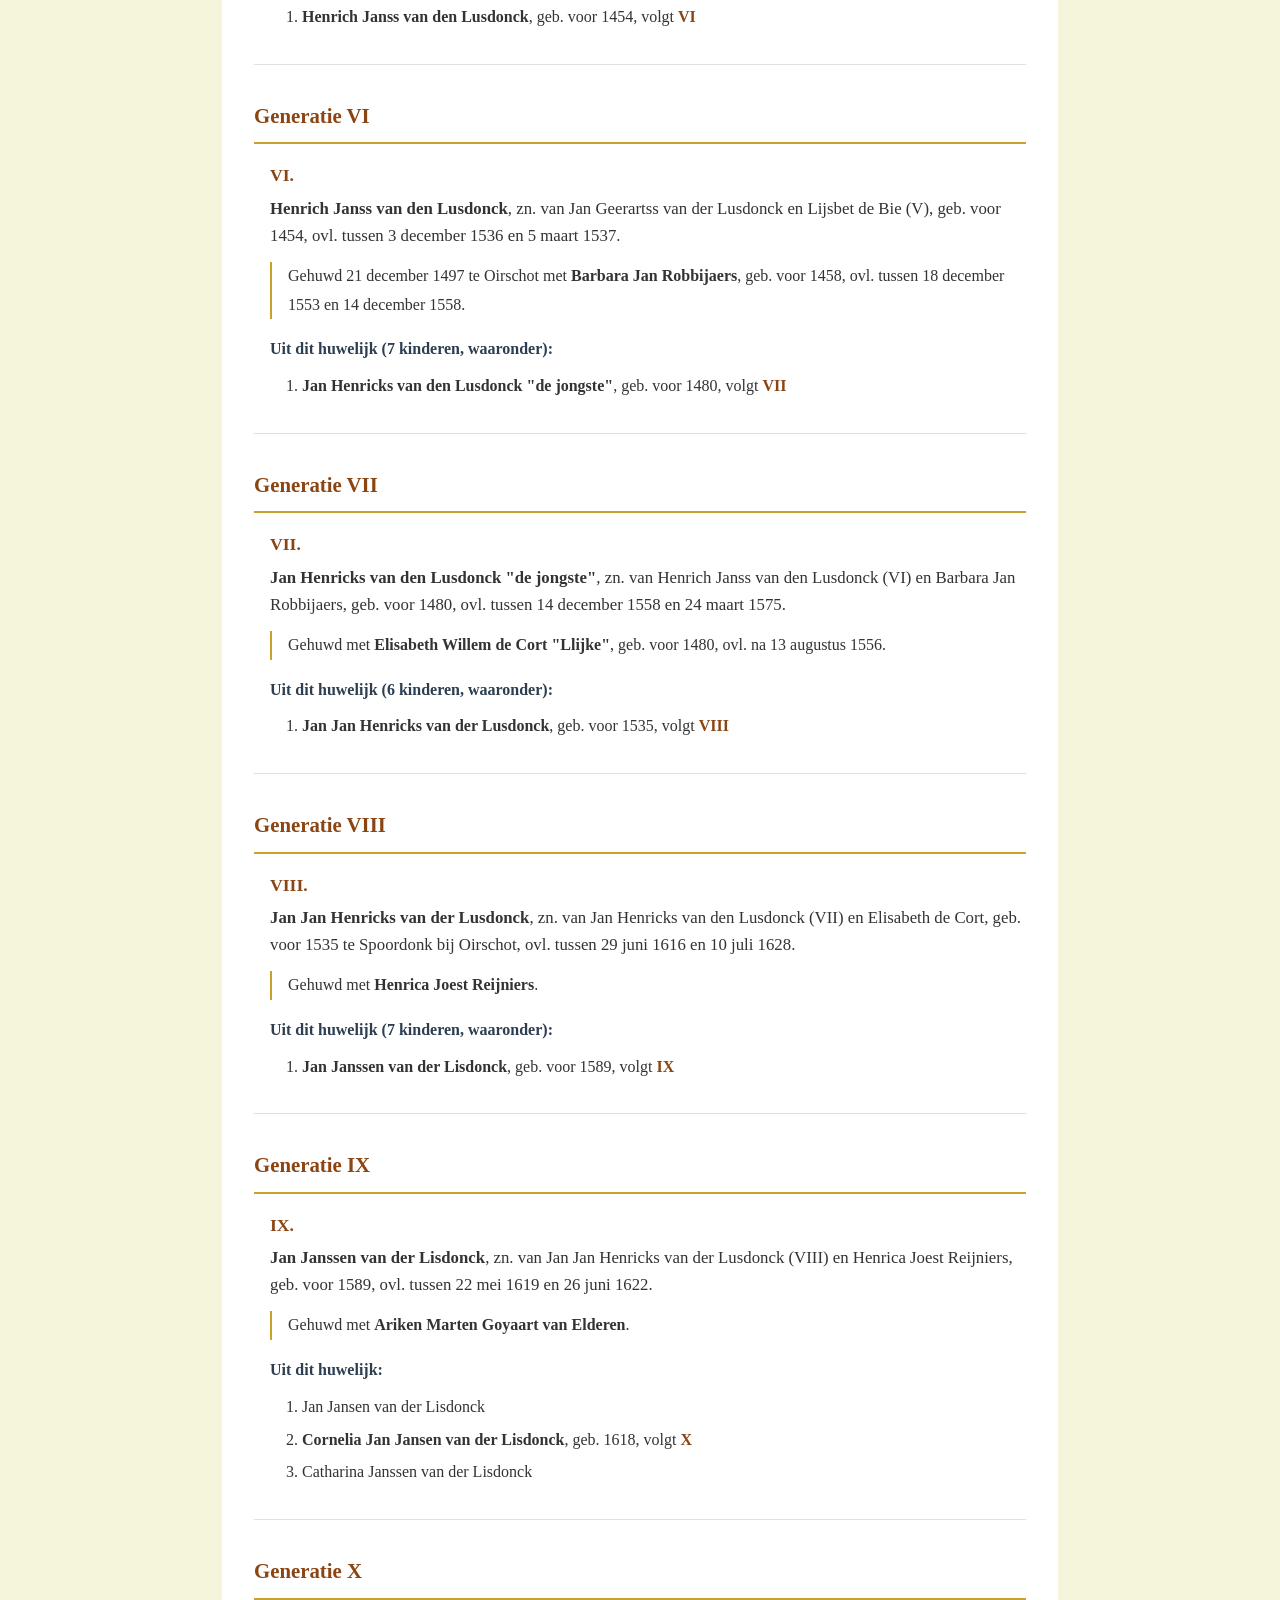
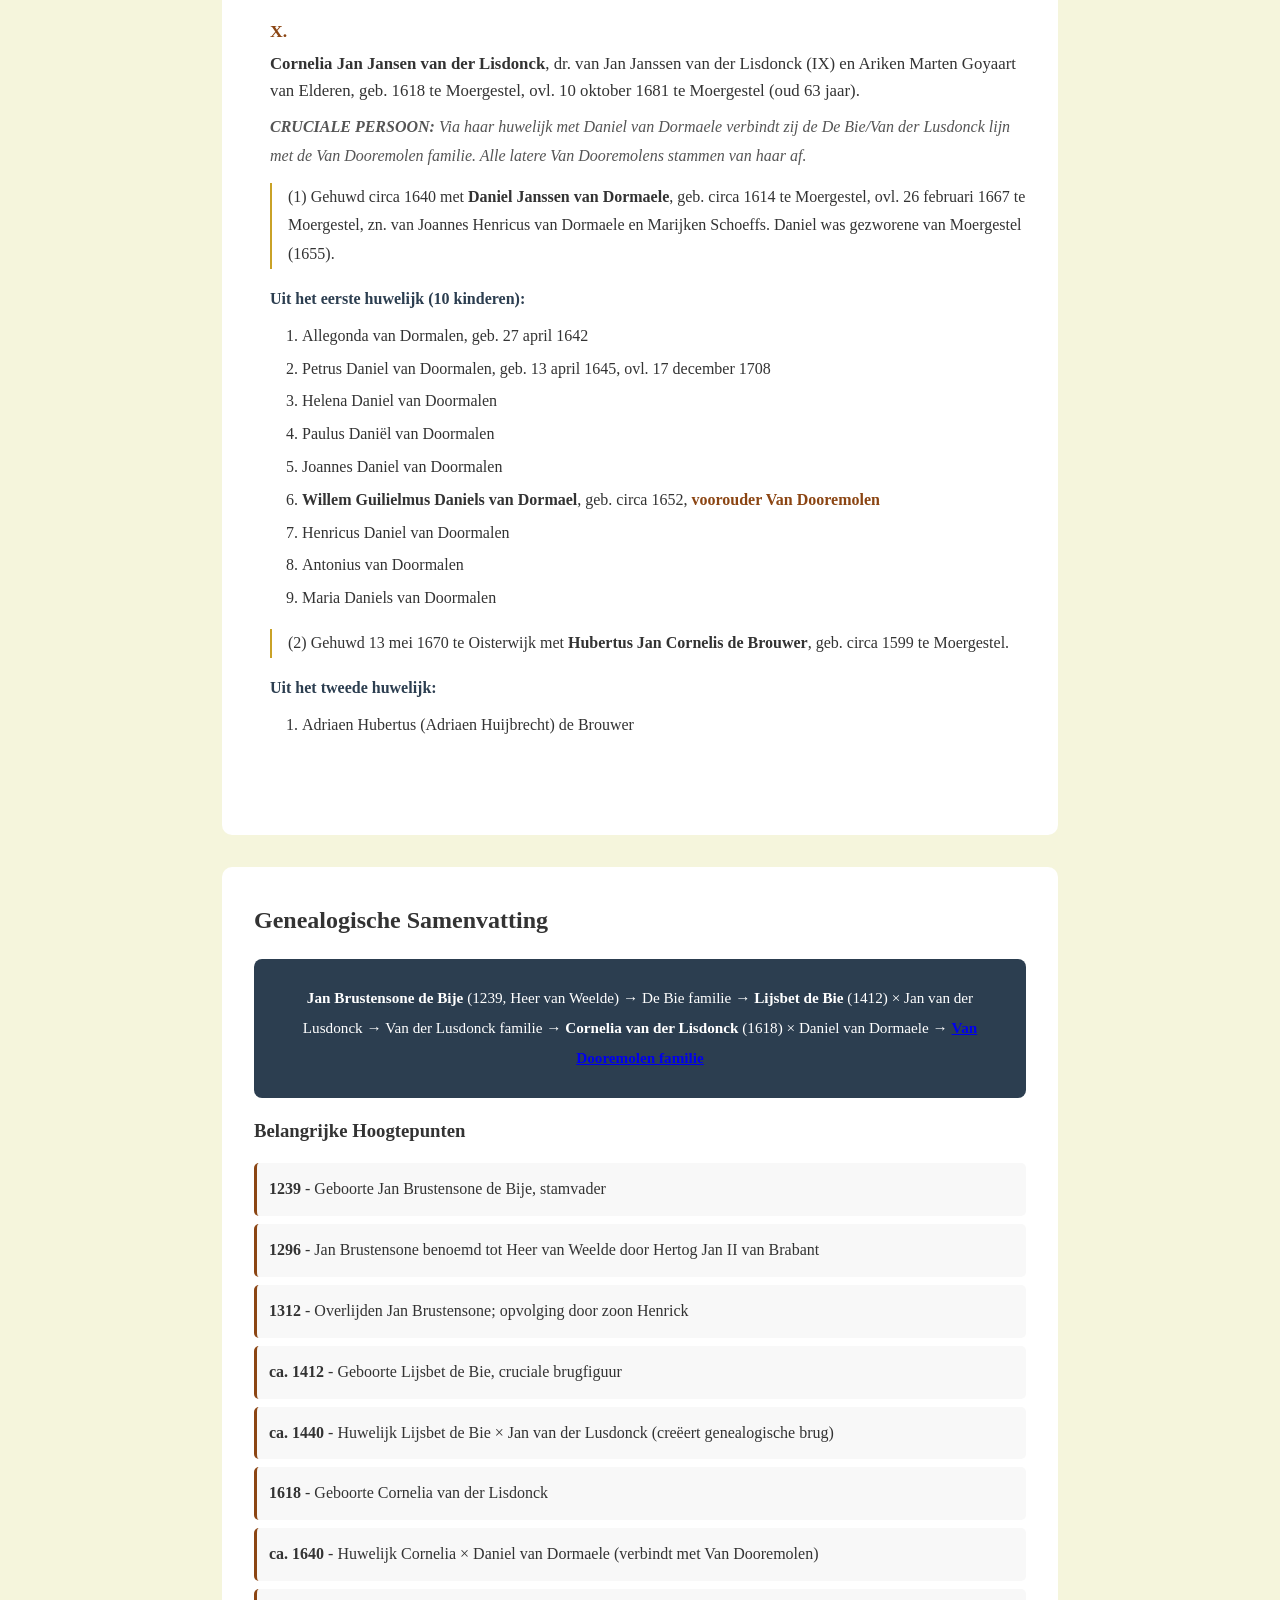
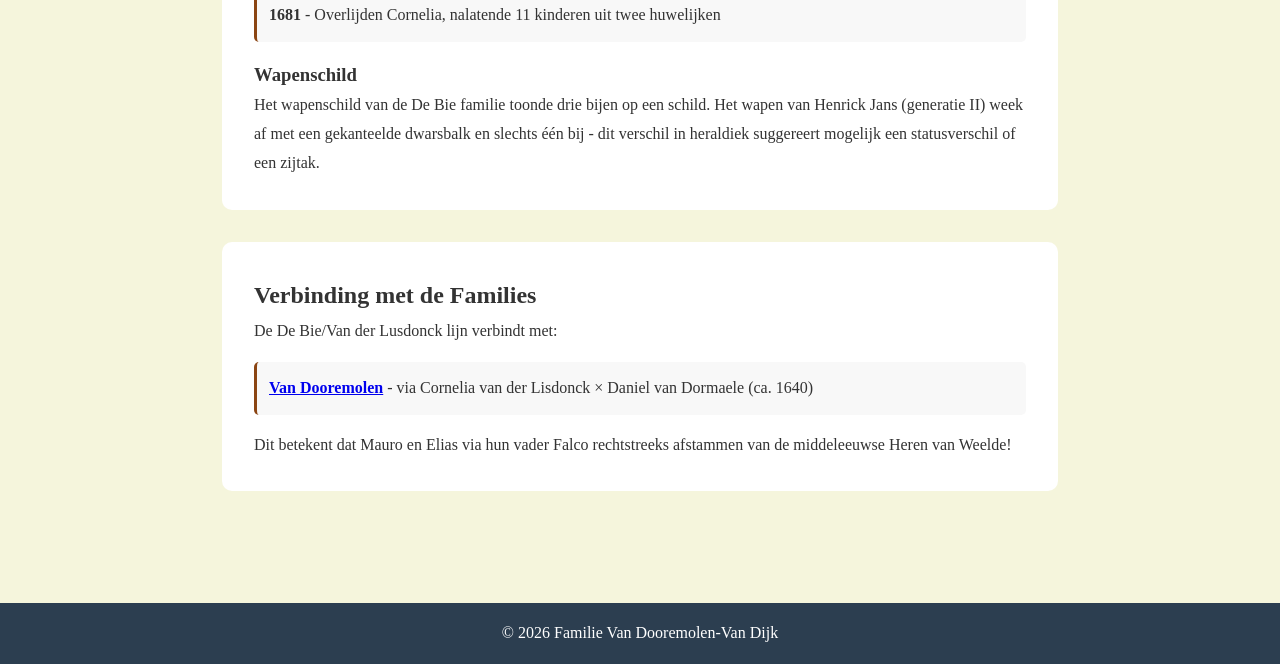
<file: stamboom/de-bie.html>
<!DOCTYPE html>
<html lang="nl">
<head>
    <meta charset="UTF-8">
    <meta name="viewport" content="width=device-width, initial-scale=1.0">
    <title>Familie De Bie - Parenteel</title>
    <link rel="stylesheet" href="css/style.css">
</head>
<body>
    <header>
        <h1>Familie De Bie</h1>
        <p class="subtitle">Van de Heren van Weelde tot Van Dooremolen</p>
        <nav>
            <a href="index.html">Home</a>
            <a href="verhaal.html">Ons Verhaal</a>
            <a href="van-dooremolen.html">Van Dooremolen</a>
            <a href="de-bie.html">De Bie</a>
            <a href="van-dijk.html">Van Dijk</a>
        </nav>
    </header>

    <main>
        <section class="family-intro">
            <h2>Over de Familie De Bie</h2>
            <p>De familie <strong>De Bie</strong> (ook: De Bye, Sbyens) was een adellijke familie uit Noord-Brabant. De stamvader <strong>Jan Brustensone de Bije</strong> werd in 1296 door Hertog Jan II van Brabant benoemd tot <strong>Heer van Weelde</strong>.</p>
            <p>Via de Van der Lusdonck familie is de De Bie lijn verbonden met de Van Dooremolen familie. <strong>Cornelia van der Lisdonck</strong> (1618-1681), afstammelinge van de De Bies, trouwde met Daniel Janssen van Dormaele en werd zo de voormoeder van alle latere Van Dooremolens.</p>

            <div class="special-note">
                <h3>Genealogische Brug</h3>
                <p>De cruciale verbinding ontstond toen <strong>Lijsbet de Bie</strong> (ca. 1412) trouwde met <strong>Jan Geerartss van der Lusdonck</strong>. Hun nakomelingen, de Van der Lusdonck familie, verbinden de middeleeuwse De Bie adel met de moderne Van Dooremolen familie.</p>
            </div>

            <div class="stats-box">
                <h3>Statistieken</h3>
                <ul>
                    <li><strong>Periode:</strong> 1239 - 1681 (442 jaar)</li>
                    <li><strong>Generaties:</strong> 10 gedocumenteerd</li>
                    <li><strong>Regio:</strong> Weelde, Heusden, Drunen, 's-Hertogenbosch, Oirschot, Moergestel</li>
                    <li><strong>Status:</strong> Lage adel, Heren van Weelde</li>
                </ul>
            </div>
        </section>

        <section class="parenteel-traditional">
            <h2>Parenteel: De Bie - Heren van Weelde (1239-1433)</h2>
            <p class="intro-text">De eerste generaties van de De Bie familie waren adellijke heren met een eigen heerlijkheid.</p>

            <!-- GENERATIE I -->
            <div class="generation-block royal-section">
                <h3 class="gen-header">Generatie I</h3>

                <div class="person-entry" id="DB-I">
                    <p class="person-number">I.</p>
                    <p class="person-name"><strong>Jan Brustensone de Bije</strong>, Heer van Weelde (vanaf 1296), geb. 1239 te Weelde (thans België), ovl. 1312 te Heusden.</p>
                    <p class="person-details">Stamvader van de De Bie familie. In 1296 benoemd tot Heer van Weelde door Hertog Jan II van Brabant. Droeg een wapenschild met drie bijen. Oudst gedocumenteerde voorouder van de Van Dooremolen familie (27 generaties terug).</p>
                    <p class="marriage">Gehuwd met <strong>Joanna van Herlaer</strong>, geb. circa 1250 te Tienen. <em>[NB: Dit huwelijk is waarschijnlijk een 19e-eeuwse verzinsel; bewaard voor historische referentie.]</em></p>
                    <p class="children-header">Uit dit huwelijk (8 kinderen, waaronder):</p>
                    <ol class="children-list">
                        <li><strong>Henrick Jans de Bije</strong>, geb. 1285, volgt <a href="#DB-II">II</a></li>
                    </ol>
                </div>
            </div>

            <!-- GENERATIE II -->
            <div class="generation-block royal-section">
                <h3 class="gen-header">Generatie II</h3>

                <div class="person-entry" id="DB-II">
                    <p class="person-number">II.</p>
                    <p class="person-name"><strong>Henrick Jans de Bije</strong>, Heer van Weelde, zn. van Jan Brustensone de Bije (I) en Joanna van Herlaer, geb. 1285 te Drunen, ovl. 1351.</p>
                    <p class="person-details">Opvolger als Heer van Weelde (vanaf 1312). Vazal van de Hertog van Brabant voor leengoederen in Drunen. Droeg een wapenschild met gekanteelde dwarsbalk en één bij (andere heraldiek dan zijn vader).</p>
                    <p class="marriage">Gehuwd met <strong>N.N.</strong>, geb. circa 1276.</p>
                    <p class="children-header">Uit dit huwelijk:</p>
                    <ol class="children-list">
                        <li><strong>Gerard Hendrik Jan de Bie</strong>, geb. circa 1325, volgt <a href="#DB-III">III</a></li>
                    </ol>
                </div>
            </div>

            <!-- GENERATIE III -->
            <div class="generation-block">
                <h3 class="gen-header">Generatie III</h3>

                <div class="person-entry" id="DB-III">
                    <p class="person-number">III.</p>
                    <p class="person-name"><strong>Gerard Hendrik Jan de Bie</strong>, zn. van Henrick Jans de Bije (II), geb. circa 1325 te Heusden.</p>
                    <p class="marriage">Gehuwd met <strong>Hildegond Hikke van Wisch</strong>, geb. circa 1345 te 's-Hertogenbosch.</p>
                    <p class="children-header">Uit dit huwelijk:</p>
                    <ol class="children-list">
                        <li><strong>Hendrik Gerard Hendrik Jan de Bie</strong>, geb. 1370, volgt <a href="#DB-IV">IV</a></li>
                    </ol>
                </div>
            </div>

            <!-- GENERATIE IV -->
            <div class="generation-block">
                <h3 class="gen-header">Generatie IV</h3>

                <div class="person-entry" id="DB-IV">
                    <p class="person-number">IV.</p>
                    <p class="person-name"><strong>Hendrik Gerard Hendrik Jan de Bie</strong>, zn. van Gerard Hendrik Jan de Bie (III) en Hildegond Hikke van Wisch, geb. 1370 te Drunen, ovl. 13 mei 1433 te 's-Hertogenbosch.</p>
                    <p class="person-details">Korenkoper (graanhandelaar) te 's-Hertogenbosch. De familie was inmiddels verhuisd van Weelde naar 's-Hertogenbosch en actief in de handel.</p>
                    <p class="marriage">Gehuwd met <strong>Helwig Tolinc Teulings</strong> (ook: van Seldensathe), geb. 1370 te 's-Hertogenbosch.</p>
                    <p class="children-header">Uit dit huwelijk:</p>
                    <ol class="children-list">
                        <li><strong>Lijsbet Henric Gerart de Bie</strong>, geb. circa 1412, volgt <a href="#DB-V">V</a></li>
                    </ol>
                </div>
            </div>
        </section>

        <section class="parenteel-traditional">
            <h2>Parenteel: Van der Lusdonck - De Genealogische Brug (1412-1622)</h2>
            <p class="intro-text">Via het huwelijk van Lijsbet de Bie met Jan van der Lusdonck ontstaat de verbinding naar de Van Dooremolen familie.</p>

            <!-- GENERATIE V -->
            <div class="generation-block">
                <h3 class="gen-header">Generatie V</h3>

                <div class="person-entry" id="DB-V">
                    <p class="person-number">V.</p>
                    <p class="person-name"><strong>Lijsbet Henric Gerart de Bie</strong> (ook: Lijsbet Henric Gerart Sbyens), dr. van Hendrik Gerard Hendrik Jan de Bie (IV) en Helwig Tolinc Teulings, geb. circa 1412 te 's-Hertogenbosch, ovl. na 22 mei 1471.</p>
                    <p class="person-details"><strong>CRUCIALE GENEALOGISCHE BRUG:</strong> Door haar huwelijk met Jan van der Lusdonck verbindt zij de De Bie adel met de Van der Lusdonck familie.</p>
                    <p class="marriage">Gehuwd met <strong>Jan Geerartss van der Lusdonck</strong>, geb. voor 1410, ovl. na 4 juni 1475.</p>
                    <p class="children-header">Uit dit huwelijk:</p>
                    <ol class="children-list">
                        <li><strong>Henrich Janss van den Lusdonck</strong>, geb. voor 1454, volgt <a href="#DB-VI">VI</a></li>
                    </ol>
                </div>
            </div>

            <!-- GENERATIE VI -->
            <div class="generation-block">
                <h3 class="gen-header">Generatie VI</h3>

                <div class="person-entry" id="DB-VI">
                    <p class="person-number">VI.</p>
                    <p class="person-name"><strong>Henrich Janss van den Lusdonck</strong>, zn. van Jan Geerartss van der Lusdonck en Lijsbet de Bie (V), geb. voor 1454, ovl. tussen 3 december 1536 en 5 maart 1537.</p>
                    <p class="marriage">Gehuwd 21 december 1497 te Oirschot met <strong>Barbara Jan Robbijaers</strong>, geb. voor 1458, ovl. tussen 18 december 1553 en 14 december 1558.</p>
                    <p class="children-header">Uit dit huwelijk (7 kinderen, waaronder):</p>
                    <ol class="children-list">
                        <li><strong>Jan Henricks van den Lusdonck "de jongste"</strong>, geb. voor 1480, volgt <a href="#DB-VII">VII</a></li>
                    </ol>
                </div>
            </div>

            <!-- GENERATIE VII -->
            <div class="generation-block">
                <h3 class="gen-header">Generatie VII</h3>

                <div class="person-entry" id="DB-VII">
                    <p class="person-number">VII.</p>
                    <p class="person-name"><strong>Jan Henricks van den Lusdonck "de jongste"</strong>, zn. van Henrich Janss van den Lusdonck (VI) en Barbara Jan Robbijaers, geb. voor 1480, ovl. tussen 14 december 1558 en 24 maart 1575.</p>
                    <p class="marriage">Gehuwd met <strong>Elisabeth Willem de Cort "Llijke"</strong>, geb. voor 1480, ovl. na 13 augustus 1556.</p>
                    <p class="children-header">Uit dit huwelijk (6 kinderen, waaronder):</p>
                    <ol class="children-list">
                        <li><strong>Jan Jan Henricks van der Lusdonck</strong>, geb. voor 1535, volgt <a href="#DB-VIII">VIII</a></li>
                    </ol>
                </div>
            </div>

            <!-- GENERATIE VIII -->
            <div class="generation-block">
                <h3 class="gen-header">Generatie VIII</h3>

                <div class="person-entry" id="DB-VIII">
                    <p class="person-number">VIII.</p>
                    <p class="person-name"><strong>Jan Jan Henricks van der Lusdonck</strong>, zn. van Jan Henricks van den Lusdonck (VII) en Elisabeth de Cort, geb. voor 1535 te Spoordonk bij Oirschot, ovl. tussen 29 juni 1616 en 10 juli 1628.</p>
                    <p class="marriage">Gehuwd met <strong>Henrica Joest Reijniers</strong>.</p>
                    <p class="children-header">Uit dit huwelijk (7 kinderen, waaronder):</p>
                    <ol class="children-list">
                        <li><strong>Jan Janssen van der Lisdonck</strong>, geb. voor 1589, volgt <a href="#DB-IX">IX</a></li>
                    </ol>
                </div>
            </div>

            <!-- GENERATIE IX -->
            <div class="generation-block">
                <h3 class="gen-header">Generatie IX</h3>

                <div class="person-entry" id="DB-IX">
                    <p class="person-number">IX.</p>
                    <p class="person-name"><strong>Jan Janssen van der Lisdonck</strong>, zn. van Jan Jan Henricks van der Lusdonck (VIII) en Henrica Joest Reijniers, geb. voor 1589, ovl. tussen 22 mei 1619 en 26 juni 1622.</p>
                    <p class="marriage">Gehuwd met <strong>Ariken Marten Goyaart van Elderen</strong>.</p>
                    <p class="children-header">Uit dit huwelijk:</p>
                    <ol class="children-list">
                        <li>Jan Jansen van der Lisdonck</li>
                        <li><strong>Cornelia Jan Jansen van der Lisdonck</strong>, geb. 1618, volgt <a href="#DB-X">X</a></li>
                        <li>Catharina Janssen van der Lisdonck</li>
                    </ol>
                </div>
            </div>

            <!-- GENERATIE X -->
            <div class="generation-block">
                <h3 class="gen-header">Generatie X</h3>

                <div class="person-entry" id="DB-X">
                    <p class="person-number">X.</p>
                    <p class="person-name"><strong>Cornelia Jan Jansen van der Lisdonck</strong>, dr. van Jan Janssen van der Lisdonck (IX) en Ariken Marten Goyaart van Elderen, geb. 1618 te Moergestel, ovl. 10 oktober 1681 te Moergestel (oud 63 jaar).</p>
                    <p class="person-details"><strong>CRUCIALE PERSOON:</strong> Via haar huwelijk met Daniel van Dormaele verbindt zij de De Bie/Van der Lusdonck lijn met de Van Dooremolen familie. Alle latere Van Dooremolens stammen van haar af.</p>
                    <p class="marriage">(1) Gehuwd circa 1640 met <strong>Daniel Janssen van Dormaele</strong>, geb. circa 1614 te Moergestel, ovl. 26 februari 1667 te Moergestel, zn. van Joannes Henricus van Dormaele en Marijken Schoeffs. Daniel was gezworene van Moergestel (1655).</p>
                    <p class="children-header">Uit het eerste huwelijk (10 kinderen):</p>
                    <ol class="children-list">
                        <li>Allegonda van Dormalen, geb. 27 april 1642</li>
                        <li>Petrus Daniel van Doormalen, geb. 13 april 1645, ovl. 17 december 1708</li>
                        <li>Helena Daniel van Doormalen</li>
                        <li>Paulus Daniël van Doormalen</li>
                        <li>Joannes Daniel van Doormalen</li>
                        <li><strong>Willem Guilielmus Daniels van Dormael</strong>, geb. circa 1652, <a href="van-dooremolen.html#IIIa">voorouder Van Dooremolen</a></li>
                        <li>Henricus Daniel van Doormalen</li>
                        <li>Antonius van Doormalen</li>
                        <li>Maria Daniels van Doormalen</li>
                    </ol>
                    <p class="marriage" style="margin-top: 1rem;">(2) Gehuwd 13 mei 1670 te Oisterwijk met <strong>Hubertus Jan Cornelis de Brouwer</strong>, geb. circa 1599 te Moergestel.</p>
                    <p class="children-header">Uit het tweede huwelijk:</p>
                    <ol class="children-list">
                        <li>Adriaen Hubertus (Adriaen Huijbrecht) de Brouwer</li>
                    </ol>
                </div>
            </div>
        </section>

        <section class="family-intro">
            <h2>Genealogische Samenvatting</h2>
            <div class="lineage-summary">
                <p><strong>Jan Brustensone de Bije</strong> (1239, Heer van Weelde) → De Bie familie → <strong>Lijsbet de Bie</strong> (1412) × Jan van der Lusdonck → Van der Lusdonck familie → <strong>Cornelia van der Lisdonck</strong> (1618) × Daniel van Dormaele → <a href="van-dooremolen.html"><strong>Van Dooremolen familie</strong></a></p>
            </div>

            <h3>Belangrijke Hoogtepunten</h3>
            <ul class="highlight-list">
                <li><strong>1239</strong> - Geboorte Jan Brustensone de Bije, stamvader</li>
                <li><strong>1296</strong> - Jan Brustensone benoemd tot Heer van Weelde door Hertog Jan II van Brabant</li>
                <li><strong>1312</strong> - Overlijden Jan Brustensone; opvolging door zoon Henrick</li>
                <li><strong>ca. 1412</strong> - Geboorte Lijsbet de Bie, cruciale brugfiguur</li>
                <li><strong>ca. 1440</strong> - Huwelijk Lijsbet de Bie × Jan van der Lusdonck (creëert genealogische brug)</li>
                <li><strong>1618</strong> - Geboorte Cornelia van der Lisdonck</li>
                <li><strong>ca. 1640</strong> - Huwelijk Cornelia × Daniel van Dormaele (verbindt met Van Dooremolen)</li>
                <li><strong>1681</strong> - Overlijden Cornelia, nalatende 11 kinderen uit twee huwelijken</li>
            </ul>

            <h3>Wapenschild</h3>
            <p>Het wapenschild van de De Bie familie toonde drie bijen op een schild. Het wapen van Henrick Jans (generatie II) week af met een gekanteelde dwarsbalk en slechts één bij - dit verschil in heraldiek suggereert mogelijk een statusverschil of een zijtak.</p>
        </section>

        <section class="family-intro">
            <h2>Verbinding met de Families</h2>
            <p>De De Bie/Van der Lusdonck lijn verbindt met:</p>
            <ul class="highlight-list">
                <li><strong><a href="van-dooremolen.html">Van Dooremolen</a></strong> - via Cornelia van der Lisdonck × Daniel van Dormaele (ca. 1640)</li>
            </ul>
            <p>Dit betekent dat Mauro en Elias via hun vader Falco rechtstreeks afstammen van de middeleeuwse Heren van Weelde!</p>
        </section>
    </main>

    <footer>
        <p>&copy; 2026 Familie Van Dooremolen-Van Dijk</p>
    </footer>
</body>
</html>
</file>
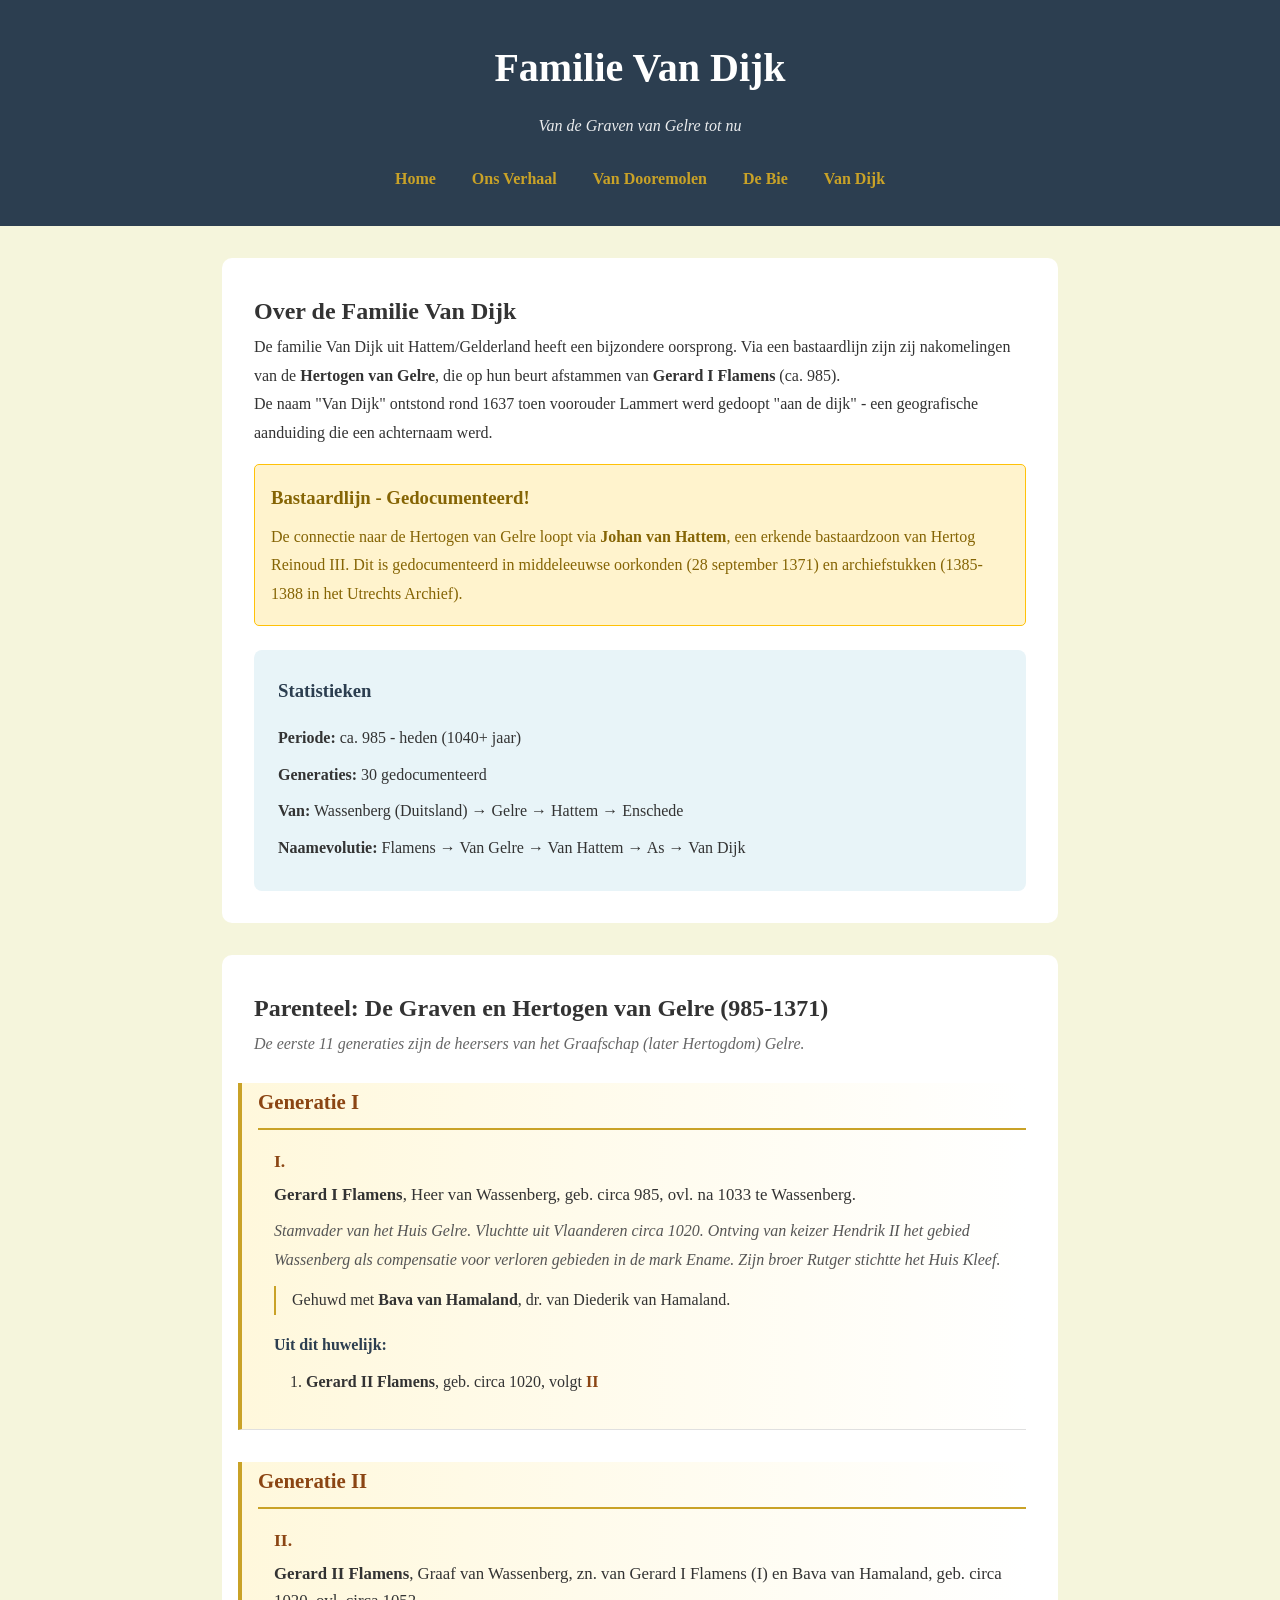
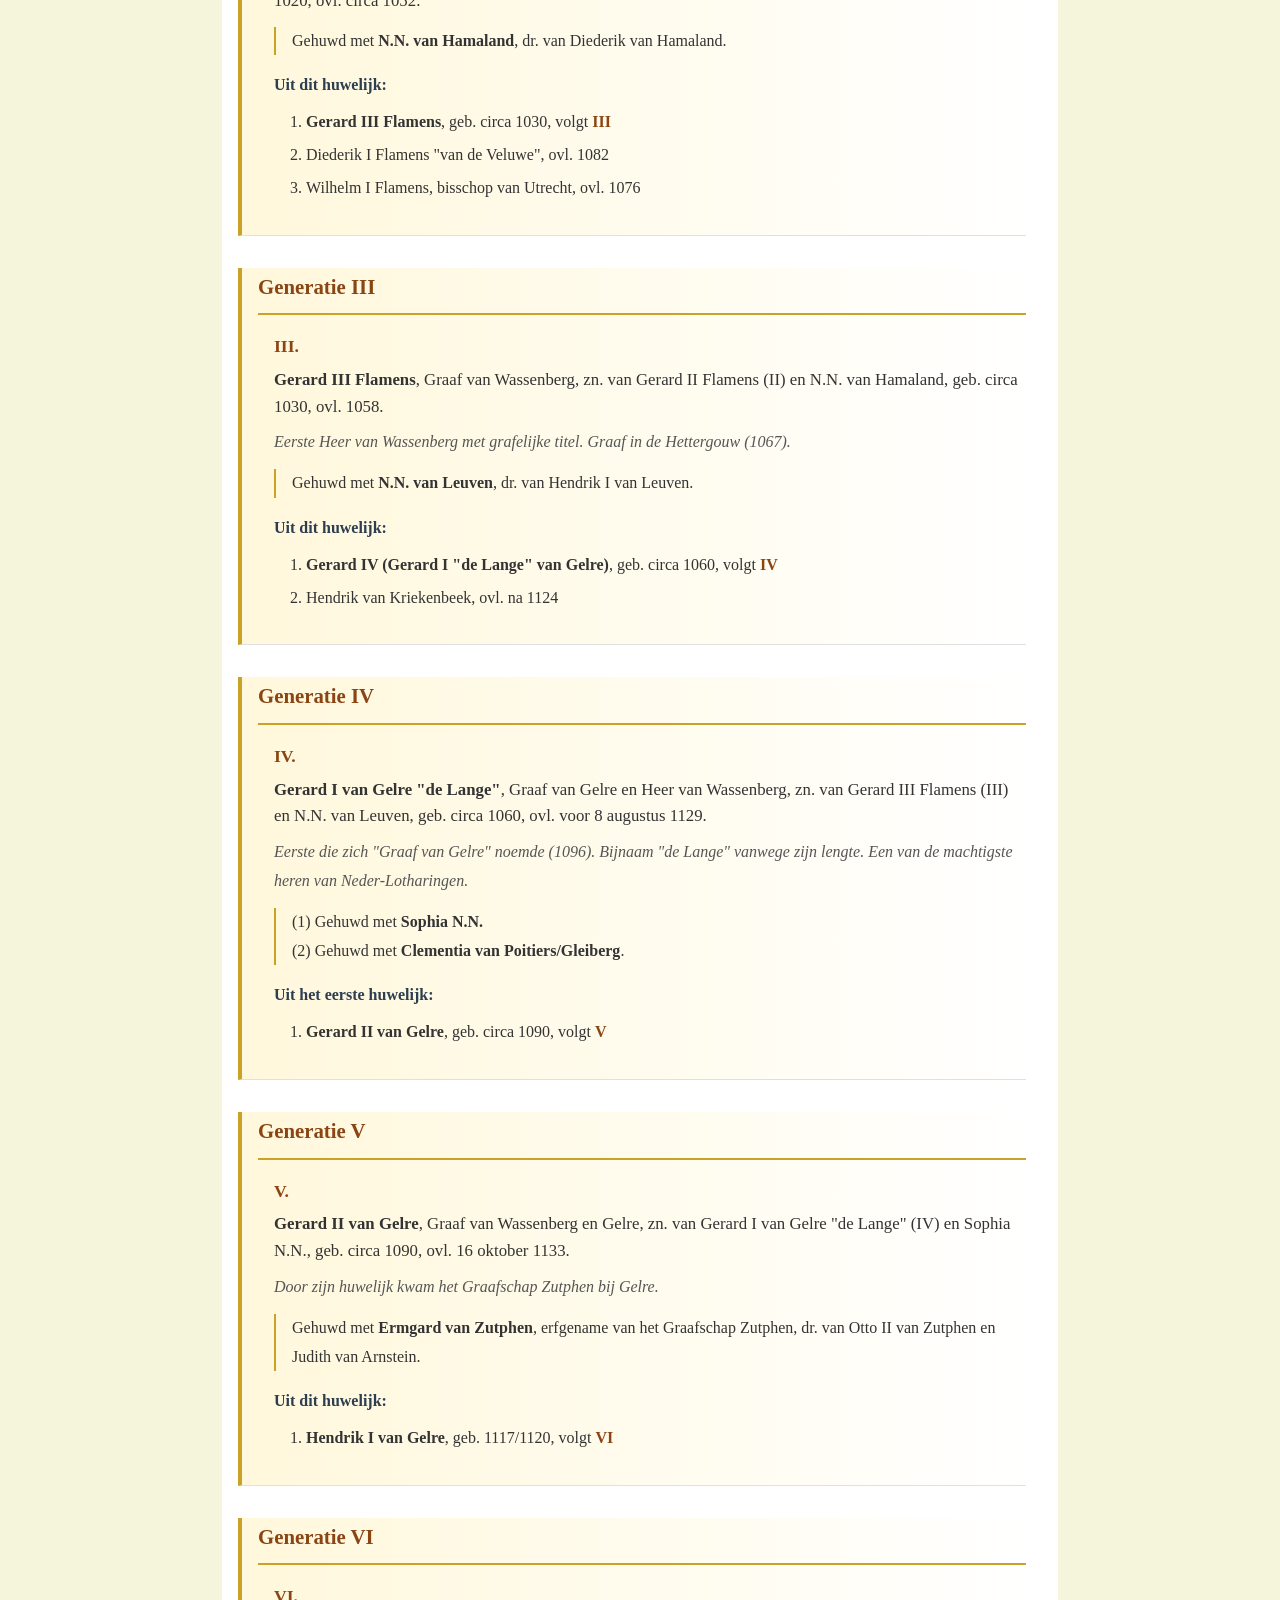
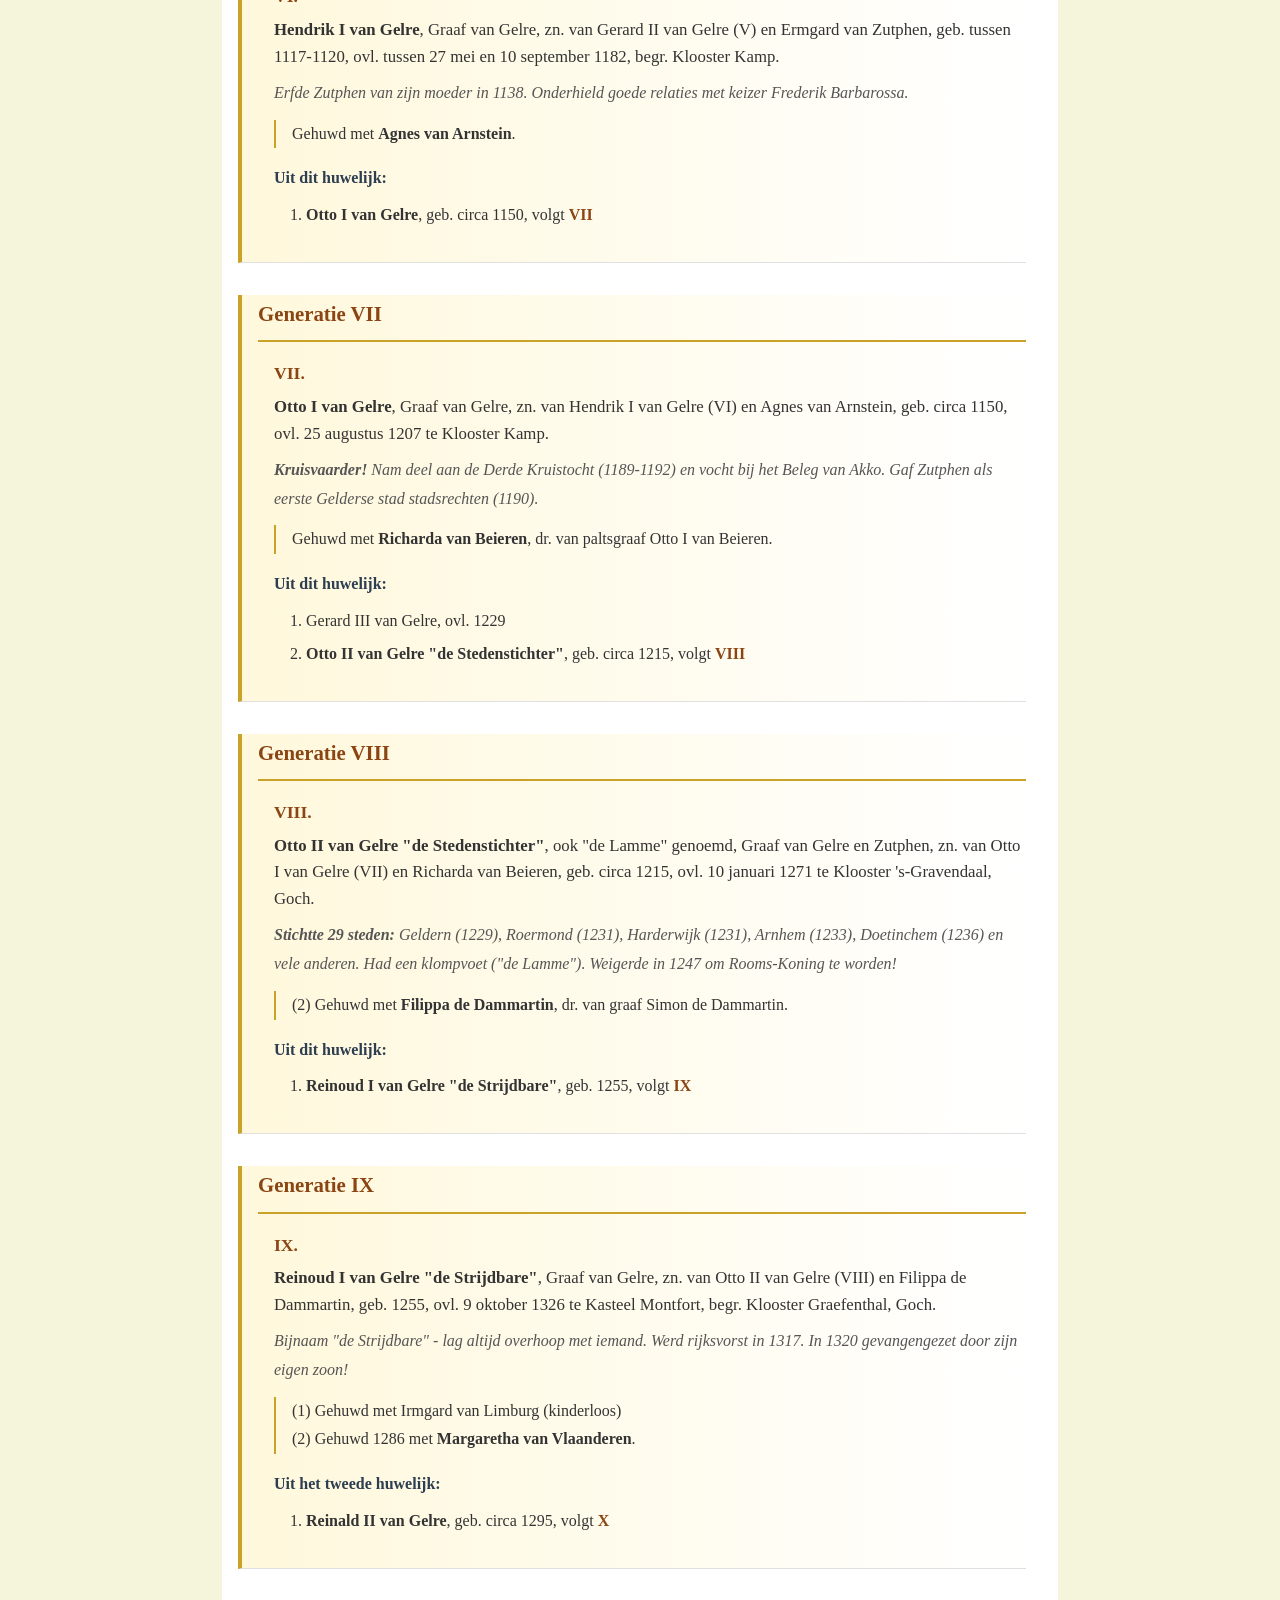
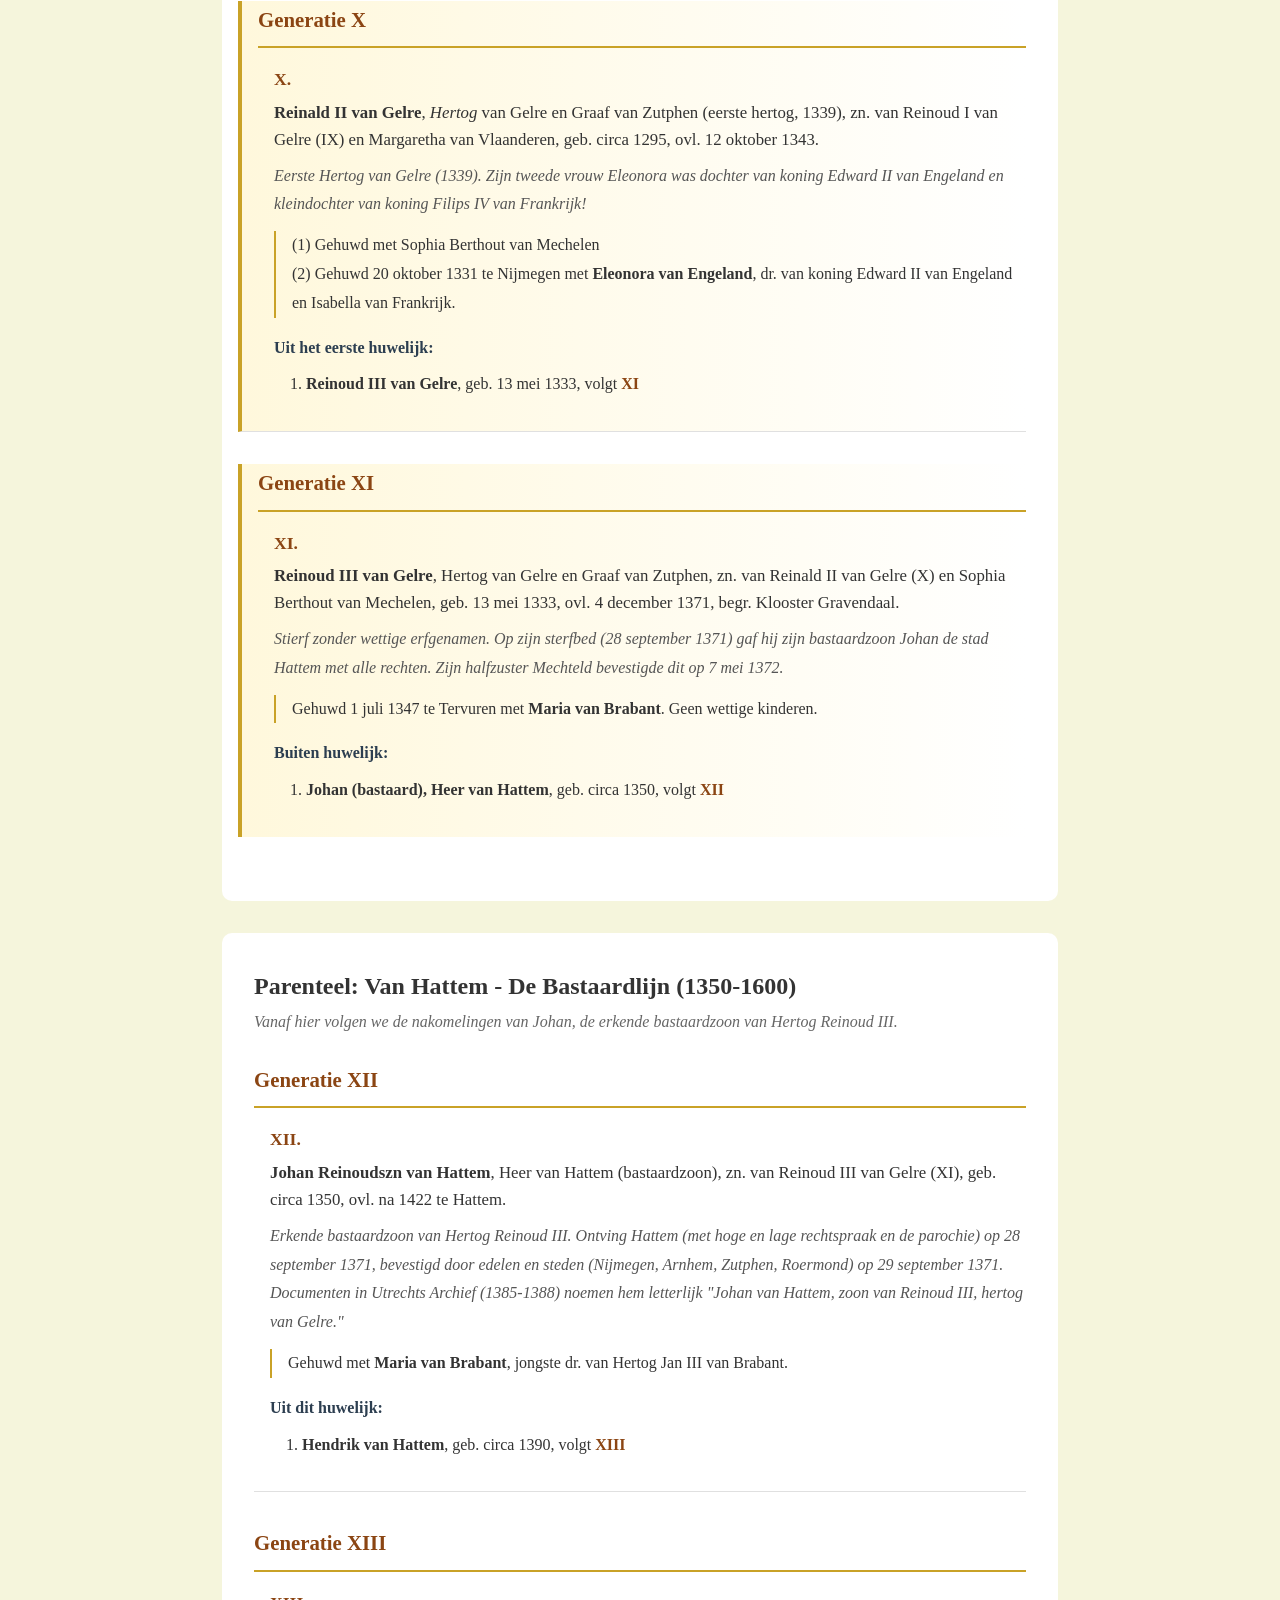
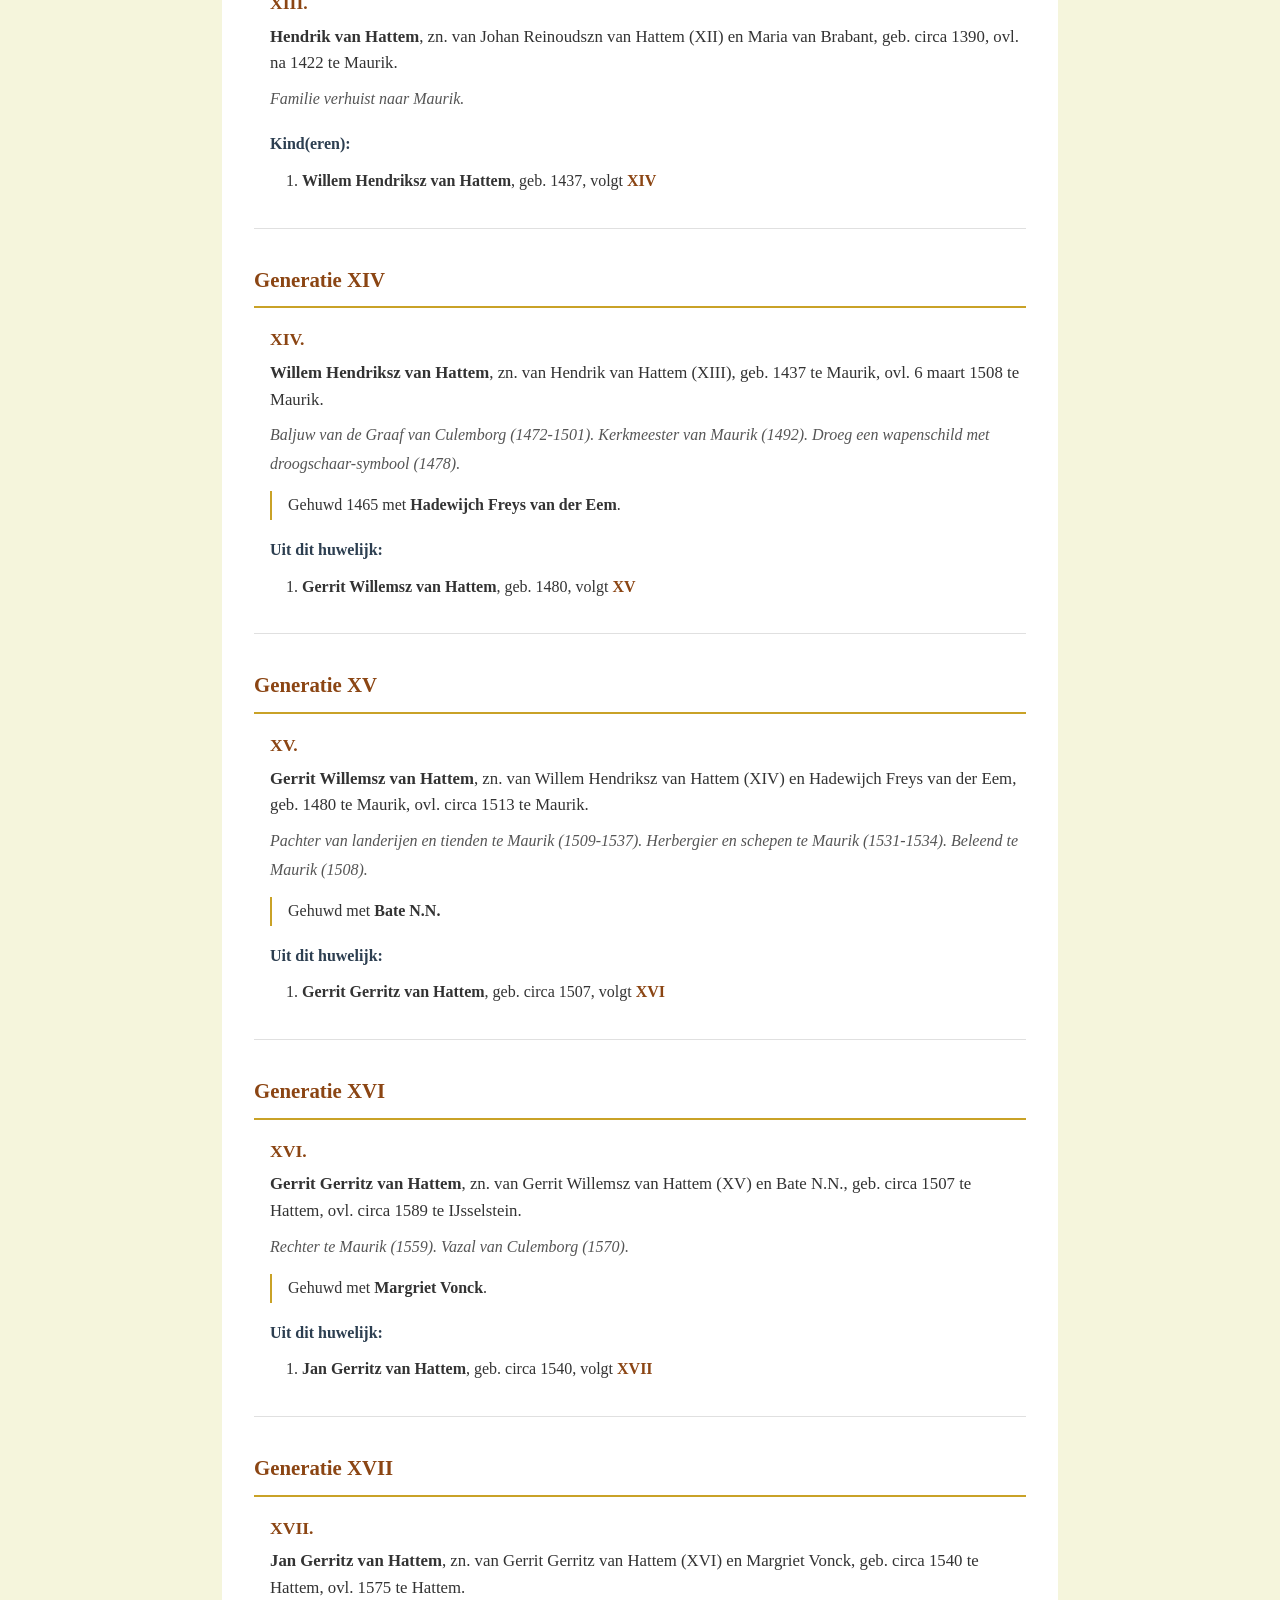
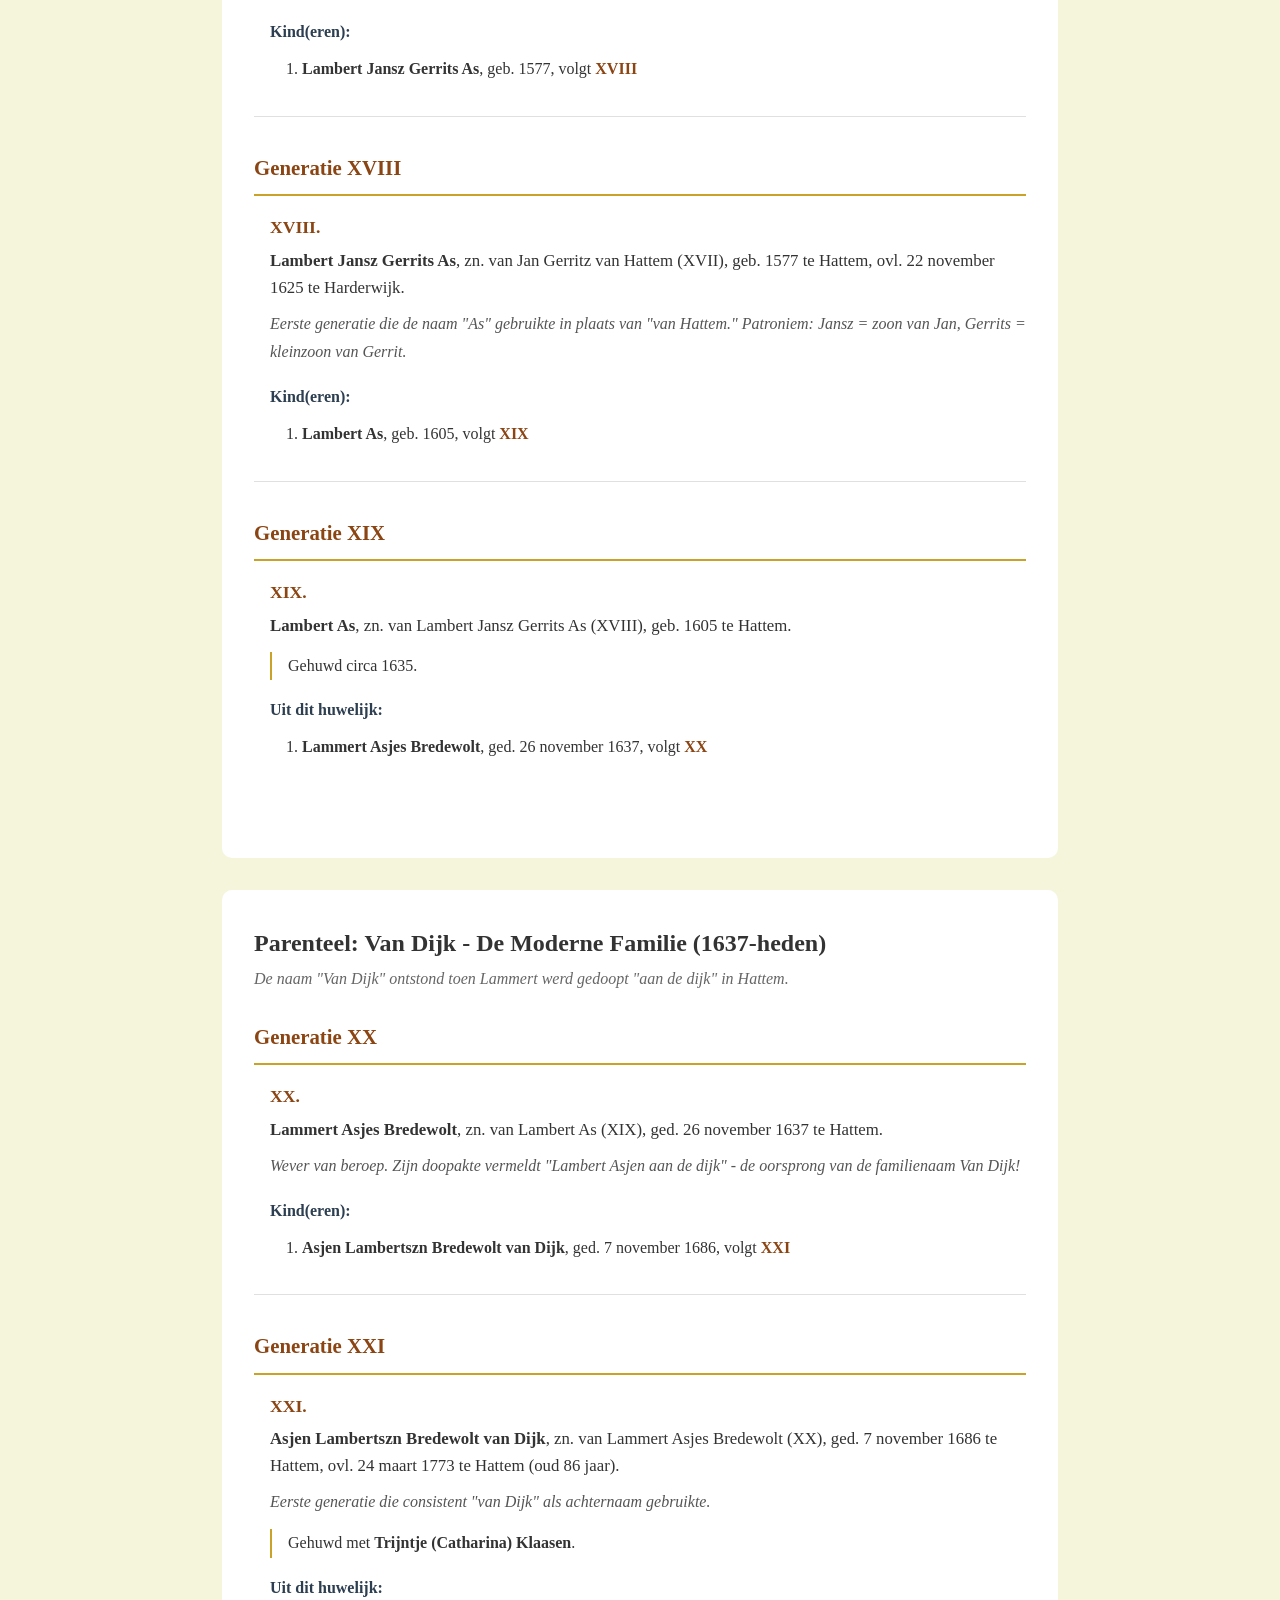
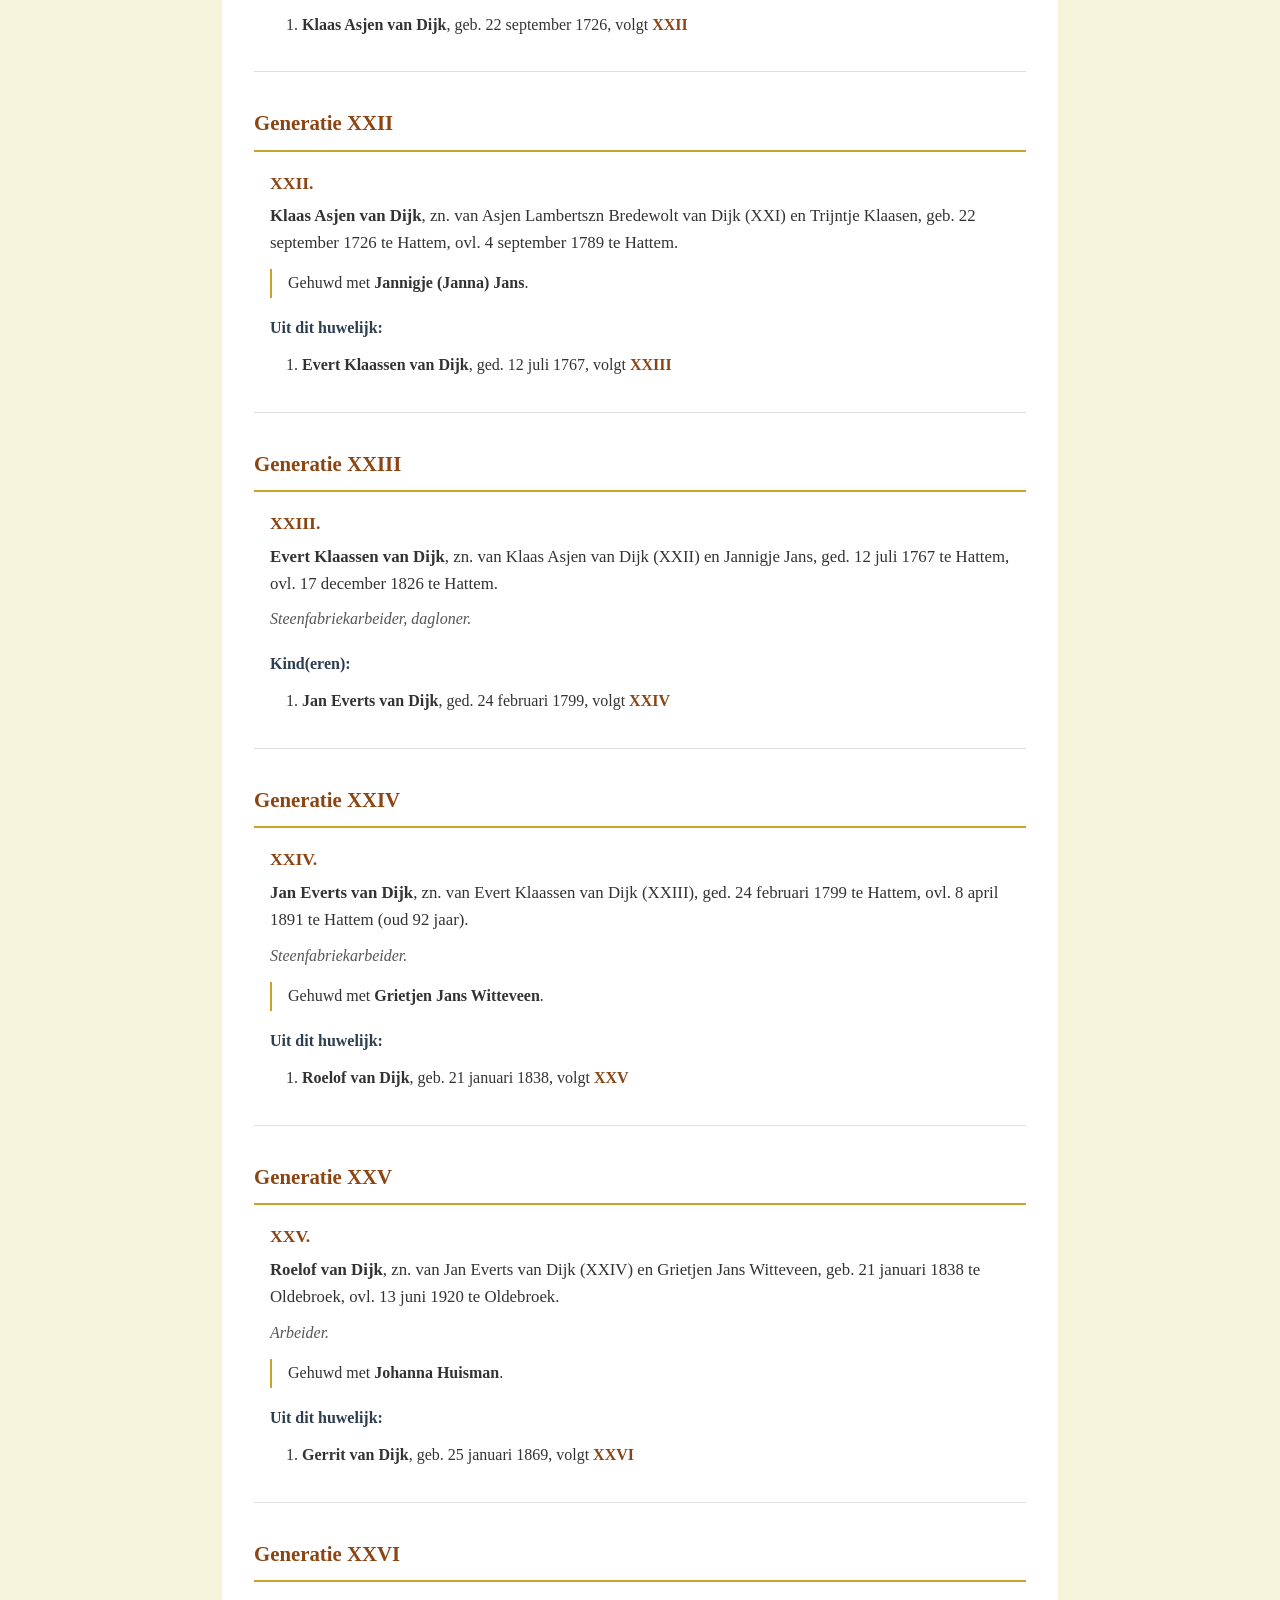
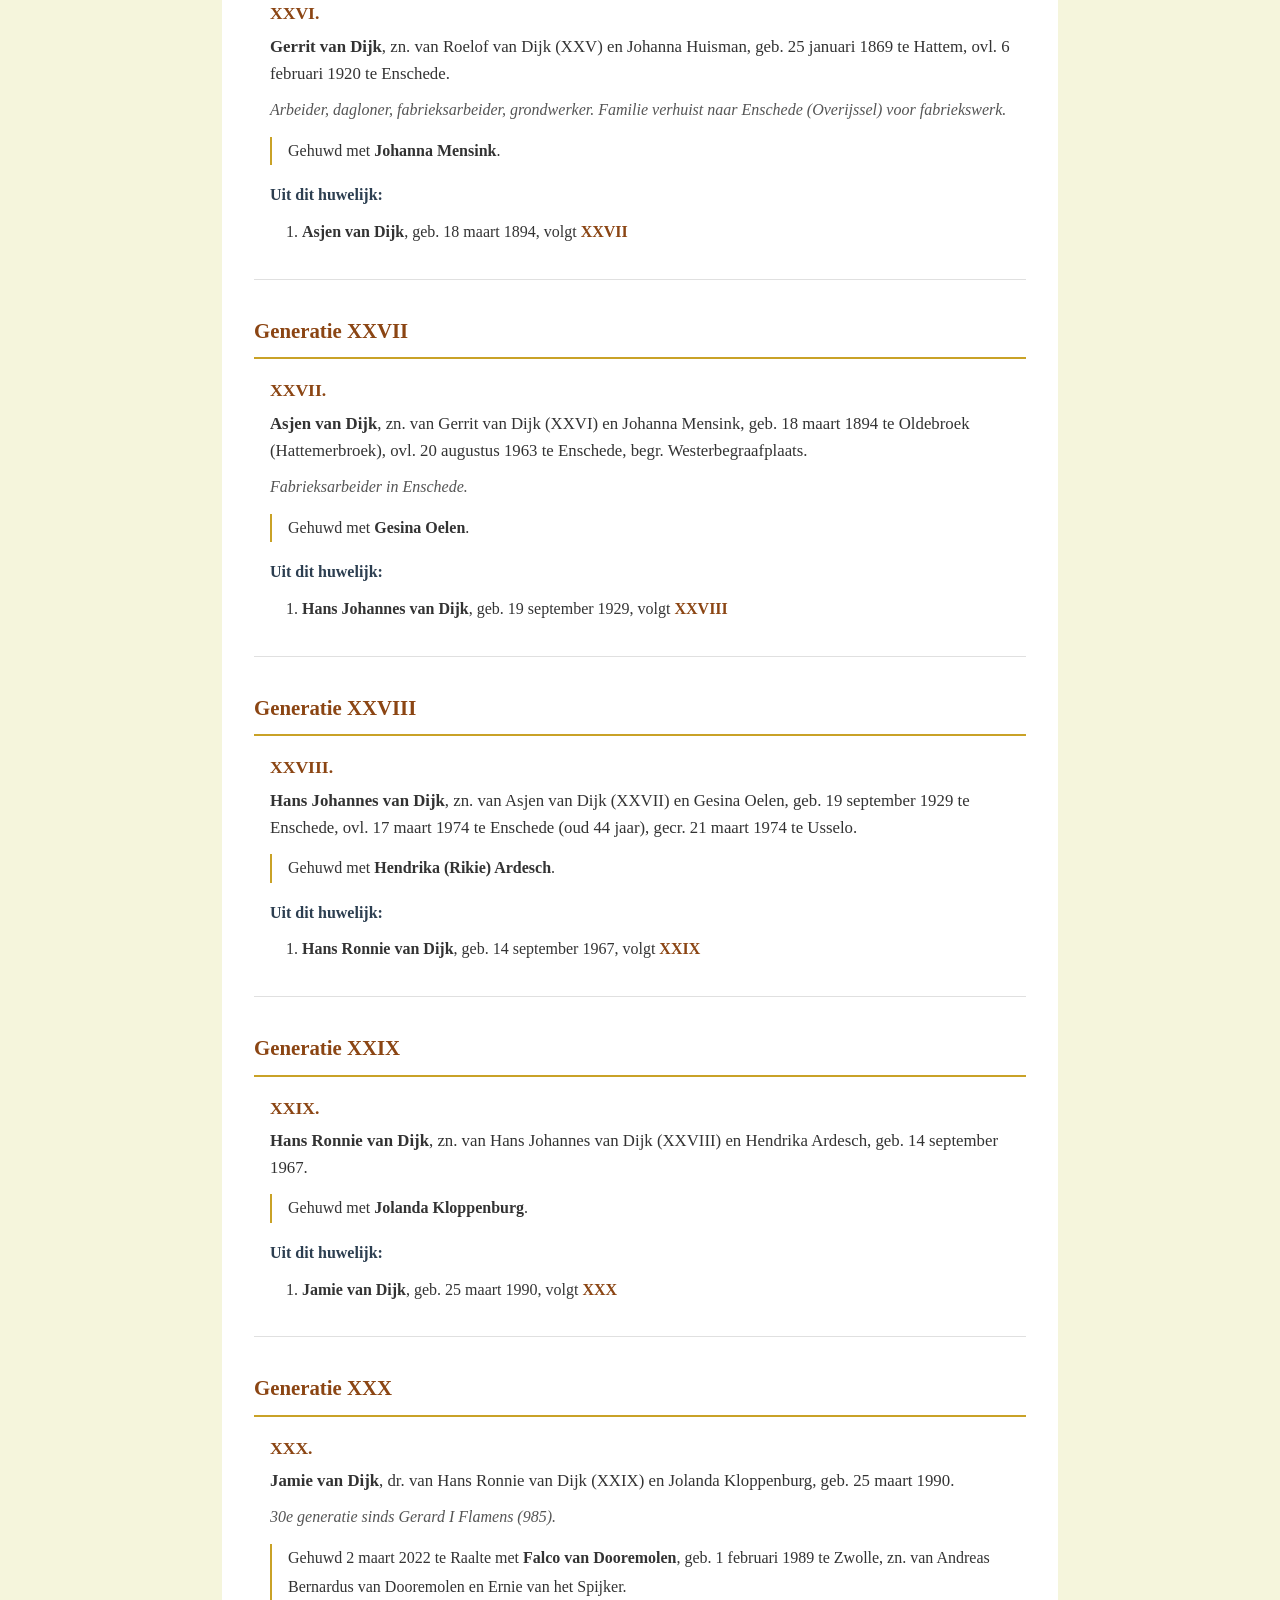
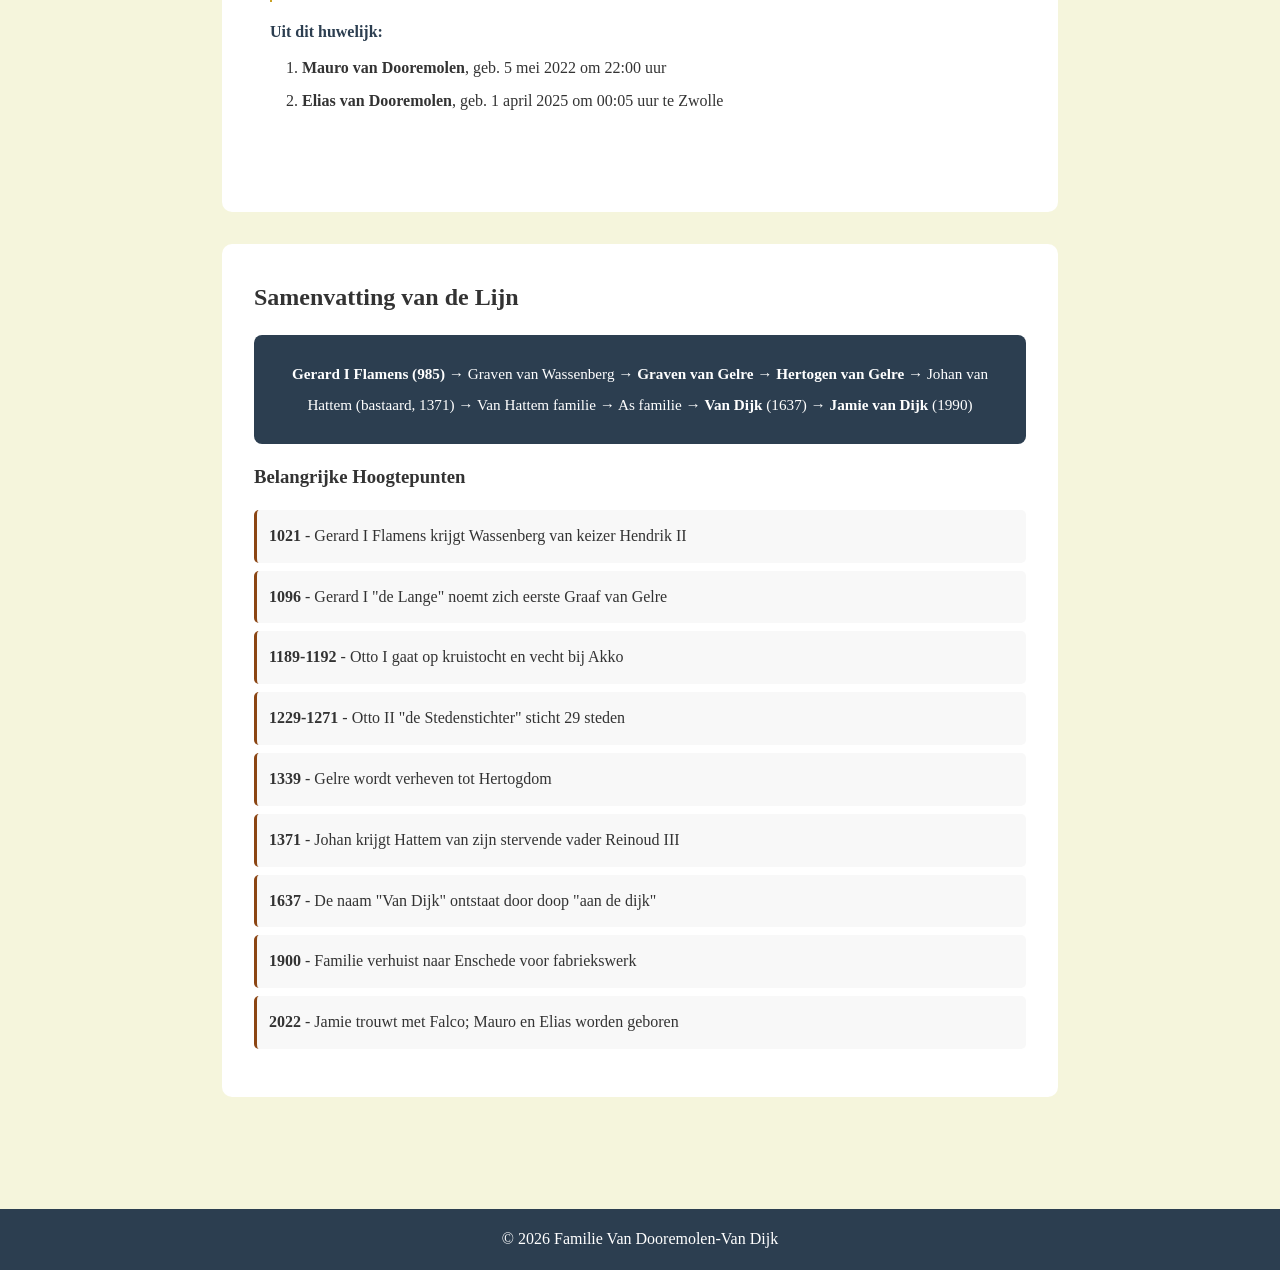
<file: stamboom/van-dijk.html>
<!DOCTYPE html>
<html lang="nl">
<head>
    <meta charset="UTF-8">
    <meta name="viewport" content="width=device-width, initial-scale=1.0">
    <title>Familie Van Dijk - Parenteel</title>
    <link rel="stylesheet" href="css/style.css">
</head>
<body>
    <header>
        <h1>Familie Van Dijk</h1>
        <p class="subtitle">Van de Graven van Gelre tot nu</p>
        <nav>
            <a href="index.html">Home</a>
            <a href="verhaal.html">Ons Verhaal</a>
            <a href="van-dooremolen.html">Van Dooremolen</a>
            <a href="de-bie.html">De Bie</a>
            <a href="van-dijk.html">Van Dijk</a>
        </nav>
    </header>

    <main>
        <section class="family-intro">
            <h2>Over de Familie Van Dijk</h2>
            <p>De familie Van Dijk uit Hattem/Gelderland heeft een bijzondere oorsprong. Via een bastaardlijn zijn zij nakomelingen van de <strong>Hertogen van Gelre</strong>, die op hun beurt afstammen van <strong>Gerard I Flamens</strong> (ca. 985).</p>
            <p>De naam "Van Dijk" ontstond rond 1637 toen voorouder Lammert werd gedoopt "aan de dijk" - een geografische aanduiding die een achternaam werd.</p>

            <div class="special-note">
                <h3>Bastaardlijn - Gedocumenteerd!</h3>
                <p>De connectie naar de Hertogen van Gelre loopt via <strong>Johan van Hattem</strong>, een erkende bastaardzoon van Hertog Reinoud III. Dit is gedocumenteerd in middeleeuwse oorkonden (28 september 1371) en archiefstukken (1385-1388 in het Utrechts Archief).</p>
            </div>

            <div class="stats-box">
                <h3>Statistieken</h3>
                <ul>
                    <li><strong>Periode:</strong> ca. 985 - heden (1040+ jaar)</li>
                    <li><strong>Generaties:</strong> 30 gedocumenteerd</li>
                    <li><strong>Van:</strong> Wassenberg (Duitsland) → Gelre → Hattem → Enschede</li>
                    <li><strong>Naamevolutie:</strong> Flamens → Van Gelre → Van Hattem → As → Van Dijk</li>
                </ul>
            </div>
        </section>

        <section class="parenteel-traditional">
            <h2>Parenteel: De Graven en Hertogen van Gelre (985-1371)</h2>
            <p class="intro-text">De eerste 11 generaties zijn de heersers van het Graafschap (later Hertogdom) Gelre.</p>

            <!-- GENERATIE I -->
            <div class="generation-block royal-section">
                <h3 class="gen-header">Generatie I</h3>

                <div class="person-entry" id="G-I">
                    <p class="person-number">I.</p>
                    <p class="person-name"><strong>Gerard I Flamens</strong>, Heer van Wassenberg, geb. circa 985, ovl. na 1033 te Wassenberg.</p>
                    <p class="person-details">Stamvader van het Huis Gelre. Vluchtte uit Vlaanderen circa 1020. Ontving van keizer Hendrik II het gebied Wassenberg als compensatie voor verloren gebieden in de mark Ename. Zijn broer Rutger stichtte het Huis Kleef.</p>
                    <p class="marriage">Gehuwd met <strong>Bava van Hamaland</strong>, dr. van Diederik van Hamaland.</p>
                    <p class="children-header">Uit dit huwelijk:</p>
                    <ol class="children-list">
                        <li><strong>Gerard II Flamens</strong>, geb. circa 1020, volgt <a href="#G-II">II</a></li>
                    </ol>
                </div>
            </div>

            <!-- GENERATIE II -->
            <div class="generation-block royal-section">
                <h3 class="gen-header">Generatie II</h3>

                <div class="person-entry" id="G-II">
                    <p class="person-number">II.</p>
                    <p class="person-name"><strong>Gerard II Flamens</strong>, Graaf van Wassenberg, zn. van Gerard I Flamens (I) en Bava van Hamaland, geb. circa 1020, ovl. circa 1052.</p>
                    <p class="marriage">Gehuwd met <strong>N.N. van Hamaland</strong>, dr. van Diederik van Hamaland.</p>
                    <p class="children-header">Uit dit huwelijk:</p>
                    <ol class="children-list">
                        <li><strong>Gerard III Flamens</strong>, geb. circa 1030, volgt <a href="#G-III">III</a></li>
                        <li>Diederik I Flamens "van de Veluwe", ovl. 1082</li>
                        <li>Wilhelm I Flamens, bisschop van Utrecht, ovl. 1076</li>
                    </ol>
                </div>
            </div>

            <!-- GENERATIE III -->
            <div class="generation-block royal-section">
                <h3 class="gen-header">Generatie III</h3>

                <div class="person-entry" id="G-III">
                    <p class="person-number">III.</p>
                    <p class="person-name"><strong>Gerard III Flamens</strong>, Graaf van Wassenberg, zn. van Gerard II Flamens (II) en N.N. van Hamaland, geb. circa 1030, ovl. 1058.</p>
                    <p class="person-details">Eerste Heer van Wassenberg met grafelijke titel. Graaf in de Hettergouw (1067).</p>
                    <p class="marriage">Gehuwd met <strong>N.N. van Leuven</strong>, dr. van Hendrik I van Leuven.</p>
                    <p class="children-header">Uit dit huwelijk:</p>
                    <ol class="children-list">
                        <li><strong>Gerard IV (Gerard I "de Lange" van Gelre)</strong>, geb. circa 1060, volgt <a href="#G-IV">IV</a></li>
                        <li>Hendrik van Kriekenbeek, ovl. na 1124</li>
                    </ol>
                </div>
            </div>

            <!-- GENERATIE IV -->
            <div class="generation-block royal-section">
                <h3 class="gen-header">Generatie IV</h3>

                <div class="person-entry" id="G-IV">
                    <p class="person-number">IV.</p>
                    <p class="person-name"><strong>Gerard I van Gelre "de Lange"</strong>, Graaf van Gelre en Heer van Wassenberg, zn. van Gerard III Flamens (III) en N.N. van Leuven, geb. circa 1060, ovl. voor 8 augustus 1129.</p>
                    <p class="person-details">Eerste die zich "Graaf van Gelre" noemde (1096). Bijnaam "de Lange" vanwege zijn lengte. Een van de machtigste heren van Neder-Lotharingen.</p>
                    <p class="marriage">(1) Gehuwd met <strong>Sophia N.N.</strong><br>(2) Gehuwd met <strong>Clementia van Poitiers/Gleiberg</strong>.</p>
                    <p class="children-header">Uit het eerste huwelijk:</p>
                    <ol class="children-list">
                        <li><strong>Gerard II van Gelre</strong>, geb. circa 1090, volgt <a href="#G-V">V</a></li>
                    </ol>
                </div>
            </div>

            <!-- GENERATIE V -->
            <div class="generation-block royal-section">
                <h3 class="gen-header">Generatie V</h3>

                <div class="person-entry" id="G-V">
                    <p class="person-number">V.</p>
                    <p class="person-name"><strong>Gerard II van Gelre</strong>, Graaf van Wassenberg en Gelre, zn. van Gerard I van Gelre "de Lange" (IV) en Sophia N.N., geb. circa 1090, ovl. 16 oktober 1133.</p>
                    <p class="person-details">Door zijn huwelijk kwam het Graafschap Zutphen bij Gelre.</p>
                    <p class="marriage">Gehuwd met <strong>Ermgard van Zutphen</strong>, erfgename van het Graafschap Zutphen, dr. van Otto II van Zutphen en Judith van Arnstein.</p>
                    <p class="children-header">Uit dit huwelijk:</p>
                    <ol class="children-list">
                        <li><strong>Hendrik I van Gelre</strong>, geb. 1117/1120, volgt <a href="#G-VI">VI</a></li>
                    </ol>
                </div>
            </div>

            <!-- GENERATIE VI -->
            <div class="generation-block royal-section">
                <h3 class="gen-header">Generatie VI</h3>

                <div class="person-entry" id="G-VI">
                    <p class="person-number">VI.</p>
                    <p class="person-name"><strong>Hendrik I van Gelre</strong>, Graaf van Gelre, zn. van Gerard II van Gelre (V) en Ermgard van Zutphen, geb. tussen 1117-1120, ovl. tussen 27 mei en 10 september 1182, begr. Klooster Kamp.</p>
                    <p class="person-details">Erfde Zutphen van zijn moeder in 1138. Onderhield goede relaties met keizer Frederik Barbarossa.</p>
                    <p class="marriage">Gehuwd met <strong>Agnes van Arnstein</strong>.</p>
                    <p class="children-header">Uit dit huwelijk:</p>
                    <ol class="children-list">
                        <li><strong>Otto I van Gelre</strong>, geb. circa 1150, volgt <a href="#G-VII">VII</a></li>
                    </ol>
                </div>
            </div>

            <!-- GENERATIE VII -->
            <div class="generation-block royal-section">
                <h3 class="gen-header">Generatie VII</h3>

                <div class="person-entry" id="G-VII">
                    <p class="person-number">VII.</p>
                    <p class="person-name"><strong>Otto I van Gelre</strong>, Graaf van Gelre, zn. van Hendrik I van Gelre (VI) en Agnes van Arnstein, geb. circa 1150, ovl. 25 augustus 1207 te Klooster Kamp.</p>
                    <p class="person-details"><strong>Kruisvaarder!</strong> Nam deel aan de Derde Kruistocht (1189-1192) en vocht bij het Beleg van Akko. Gaf Zutphen als eerste Gelderse stad stadsrechten (1190).</p>
                    <p class="marriage">Gehuwd met <strong>Richarda van Beieren</strong>, dr. van paltsgraaf Otto I van Beieren.</p>
                    <p class="children-header">Uit dit huwelijk:</p>
                    <ol class="children-list">
                        <li>Gerard III van Gelre, ovl. 1229</li>
                        <li><strong>Otto II van Gelre "de Stedenstichter"</strong>, geb. circa 1215, volgt <a href="#G-VIII">VIII</a></li>
                    </ol>
                </div>
            </div>

            <!-- GENERATIE VIII -->
            <div class="generation-block royal-section">
                <h3 class="gen-header">Generatie VIII</h3>

                <div class="person-entry" id="G-VIII">
                    <p class="person-number">VIII.</p>
                    <p class="person-name"><strong>Otto II van Gelre "de Stedenstichter"</strong>, ook "de Lamme" genoemd, Graaf van Gelre en Zutphen, zn. van Otto I van Gelre (VII) en Richarda van Beieren, geb. circa 1215, ovl. 10 januari 1271 te Klooster 's-Gravendaal, Goch.</p>
                    <p class="person-details"><strong>Stichtte 29 steden:</strong> Geldern (1229), Roermond (1231), Harderwijk (1231), Arnhem (1233), Doetinchem (1236) en vele anderen. Had een klompvoet ("de Lamme"). Weigerde in 1247 om Rooms-Koning te worden!</p>
                    <p class="marriage">(2) Gehuwd met <strong>Filippa de Dammartin</strong>, dr. van graaf Simon de Dammartin.</p>
                    <p class="children-header">Uit dit huwelijk:</p>
                    <ol class="children-list">
                        <li><strong>Reinoud I van Gelre "de Strijdbare"</strong>, geb. 1255, volgt <a href="#G-IX">IX</a></li>
                    </ol>
                </div>
            </div>

            <!-- GENERATIE IX -->
            <div class="generation-block royal-section">
                <h3 class="gen-header">Generatie IX</h3>

                <div class="person-entry" id="G-IX">
                    <p class="person-number">IX.</p>
                    <p class="person-name"><strong>Reinoud I van Gelre "de Strijdbare"</strong>, Graaf van Gelre, zn. van Otto II van Gelre (VIII) en Filippa de Dammartin, geb. 1255, ovl. 9 oktober 1326 te Kasteel Montfort, begr. Klooster Graefenthal, Goch.</p>
                    <p class="person-details">Bijnaam "de Strijdbare" - lag altijd overhoop met iemand. Werd rijksvorst in 1317. In 1320 gevangengezet door zijn eigen zoon!</p>
                    <p class="marriage">(1) Gehuwd met Irmgard van Limburg (kinderloos)<br>(2) Gehuwd 1286 met <strong>Margaretha van Vlaanderen</strong>.</p>
                    <p class="children-header">Uit het tweede huwelijk:</p>
                    <ol class="children-list">
                        <li><strong>Reinald II van Gelre</strong>, geb. circa 1295, volgt <a href="#G-X">X</a></li>
                    </ol>
                </div>
            </div>

            <!-- GENERATIE X -->
            <div class="generation-block royal-section">
                <h3 class="gen-header">Generatie X</h3>

                <div class="person-entry" id="G-X">
                    <p class="person-number">X.</p>
                    <p class="person-name"><strong>Reinald II van Gelre</strong>, <em>Hertog</em> van Gelre en Graaf van Zutphen (eerste hertog, 1339), zn. van Reinoud I van Gelre (IX) en Margaretha van Vlaanderen, geb. circa 1295, ovl. 12 oktober 1343.</p>
                    <p class="person-details">Eerste Hertog van Gelre (1339). Zijn tweede vrouw Eleonora was dochter van koning Edward II van Engeland en kleindochter van koning Filips IV van Frankrijk!</p>
                    <p class="marriage">(1) Gehuwd met Sophia Berthout van Mechelen<br>(2) Gehuwd 20 oktober 1331 te Nijmegen met <strong>Eleonora van Engeland</strong>, dr. van koning Edward II van Engeland en Isabella van Frankrijk.</p>
                    <p class="children-header">Uit het eerste huwelijk:</p>
                    <ol class="children-list">
                        <li><strong>Reinoud III van Gelre</strong>, geb. 13 mei 1333, volgt <a href="#G-XI">XI</a></li>
                    </ol>
                </div>
            </div>

            <!-- GENERATIE XI -->
            <div class="generation-block royal-section">
                <h3 class="gen-header">Generatie XI</h3>

                <div class="person-entry" id="G-XI">
                    <p class="person-number">XI.</p>
                    <p class="person-name"><strong>Reinoud III van Gelre</strong>, Hertog van Gelre en Graaf van Zutphen, zn. van Reinald II van Gelre (X) en Sophia Berthout van Mechelen, geb. 13 mei 1333, ovl. 4 december 1371, begr. Klooster Gravendaal.</p>
                    <p class="person-details">Stierf zonder wettige erfgenamen. Op zijn sterfbed (28 september 1371) gaf hij zijn bastaardzoon Johan de stad Hattem met alle rechten. Zijn halfzuster Mechteld bevestigde dit op 7 mei 1372.</p>
                    <p class="marriage">Gehuwd 1 juli 1347 te Tervuren met <strong>Maria van Brabant</strong>. Geen wettige kinderen.</p>
                    <p class="children-header">Buiten huwelijk:</p>
                    <ol class="children-list">
                        <li><strong>Johan (bastaard), Heer van Hattem</strong>, geb. circa 1350, volgt <a href="#G-XII">XII</a></li>
                    </ol>
                </div>
            </div>
        </section>

        <section class="parenteel-traditional">
            <h2>Parenteel: Van Hattem - De Bastaardlijn (1350-1600)</h2>
            <p class="intro-text">Vanaf hier volgen we de nakomelingen van Johan, de erkende bastaardzoon van Hertog Reinoud III.</p>

            <!-- GENERATIE XII -->
            <div class="generation-block">
                <h3 class="gen-header">Generatie XII</h3>

                <div class="person-entry" id="G-XII">
                    <p class="person-number">XII.</p>
                    <p class="person-name"><strong>Johan Reinoudszn van Hattem</strong>, Heer van Hattem (bastaardzoon), zn. van Reinoud III van Gelre (XI), geb. circa 1350, ovl. na 1422 te Hattem.</p>
                    <p class="person-details">Erkende bastaardzoon van Hertog Reinoud III. Ontving Hattem (met hoge en lage rechtspraak en de parochie) op 28 september 1371, bevestigd door edelen en steden (Nijmegen, Arnhem, Zutphen, Roermond) op 29 september 1371. Documenten in Utrechts Archief (1385-1388) noemen hem letterlijk "Johan van Hattem, zoon van Reinoud III, hertog van Gelre."</p>
                    <p class="marriage">Gehuwd met <strong>Maria van Brabant</strong>, jongste dr. van Hertog Jan III van Brabant.</p>
                    <p class="children-header">Uit dit huwelijk:</p>
                    <ol class="children-list">
                        <li><strong>Hendrik van Hattem</strong>, geb. circa 1390, volgt <a href="#G-XIII">XIII</a></li>
                    </ol>
                </div>
            </div>

            <!-- GENERATIE XIII -->
            <div class="generation-block">
                <h3 class="gen-header">Generatie XIII</h3>

                <div class="person-entry" id="G-XIII">
                    <p class="person-number">XIII.</p>
                    <p class="person-name"><strong>Hendrik van Hattem</strong>, zn. van Johan Reinoudszn van Hattem (XII) en Maria van Brabant, geb. circa 1390, ovl. na 1422 te Maurik.</p>
                    <p class="person-details">Familie verhuist naar Maurik.</p>
                    <p class="children-header">Kind(eren):</p>
                    <ol class="children-list">
                        <li><strong>Willem Hendriksz van Hattem</strong>, geb. 1437, volgt <a href="#G-XIV">XIV</a></li>
                    </ol>
                </div>
            </div>

            <!-- GENERATIE XIV -->
            <div class="generation-block">
                <h3 class="gen-header">Generatie XIV</h3>

                <div class="person-entry" id="G-XIV">
                    <p class="person-number">XIV.</p>
                    <p class="person-name"><strong>Willem Hendriksz van Hattem</strong>, zn. van Hendrik van Hattem (XIII), geb. 1437 te Maurik, ovl. 6 maart 1508 te Maurik.</p>
                    <p class="person-details">Baljuw van de Graaf van Culemborg (1472-1501). Kerkmeester van Maurik (1492). Droeg een wapenschild met droogschaar-symbool (1478).</p>
                    <p class="marriage">Gehuwd 1465 met <strong>Hadewijch Freys van der Eem</strong>.</p>
                    <p class="children-header">Uit dit huwelijk:</p>
                    <ol class="children-list">
                        <li><strong>Gerrit Willemsz van Hattem</strong>, geb. 1480, volgt <a href="#G-XV">XV</a></li>
                    </ol>
                </div>
            </div>

            <!-- GENERATIE XV -->
            <div class="generation-block">
                <h3 class="gen-header">Generatie XV</h3>

                <div class="person-entry" id="G-XV">
                    <p class="person-number">XV.</p>
                    <p class="person-name"><strong>Gerrit Willemsz van Hattem</strong>, zn. van Willem Hendriksz van Hattem (XIV) en Hadewijch Freys van der Eem, geb. 1480 te Maurik, ovl. circa 1513 te Maurik.</p>
                    <p class="person-details">Pachter van landerijen en tienden te Maurik (1509-1537). Herbergier en schepen te Maurik (1531-1534). Beleend te Maurik (1508).</p>
                    <p class="marriage">Gehuwd met <strong>Bate N.N.</strong></p>
                    <p class="children-header">Uit dit huwelijk:</p>
                    <ol class="children-list">
                        <li><strong>Gerrit Gerritz van Hattem</strong>, geb. circa 1507, volgt <a href="#G-XVI">XVI</a></li>
                    </ol>
                </div>
            </div>

            <!-- GENERATIE XVI -->
            <div class="generation-block">
                <h3 class="gen-header">Generatie XVI</h3>

                <div class="person-entry" id="G-XVI">
                    <p class="person-number">XVI.</p>
                    <p class="person-name"><strong>Gerrit Gerritz van Hattem</strong>, zn. van Gerrit Willemsz van Hattem (XV) en Bate N.N., geb. circa 1507 te Hattem, ovl. circa 1589 te IJsselstein.</p>
                    <p class="person-details">Rechter te Maurik (1559). Vazal van Culemborg (1570).</p>
                    <p class="marriage">Gehuwd met <strong>Margriet Vonck</strong>.</p>
                    <p class="children-header">Uit dit huwelijk:</p>
                    <ol class="children-list">
                        <li><strong>Jan Gerritz van Hattem</strong>, geb. circa 1540, volgt <a href="#G-XVII">XVII</a></li>
                    </ol>
                </div>
            </div>

            <!-- GENERATIE XVII -->
            <div class="generation-block">
                <h3 class="gen-header">Generatie XVII</h3>

                <div class="person-entry" id="G-XVII">
                    <p class="person-number">XVII.</p>
                    <p class="person-name"><strong>Jan Gerritz van Hattem</strong>, zn. van Gerrit Gerritz van Hattem (XVI) en Margriet Vonck, geb. circa 1540 te Hattem, ovl. 1575 te Hattem.</p>
                    <p class="children-header">Kind(eren):</p>
                    <ol class="children-list">
                        <li><strong>Lambert Jansz Gerrits As</strong>, geb. 1577, volgt <a href="#G-XVIII">XVIII</a></li>
                    </ol>
                </div>
            </div>

            <!-- GENERATIE XVIII -->
            <div class="generation-block">
                <h3 class="gen-header">Generatie XVIII</h3>

                <div class="person-entry" id="G-XVIII">
                    <p class="person-number">XVIII.</p>
                    <p class="person-name"><strong>Lambert Jansz Gerrits As</strong>, zn. van Jan Gerritz van Hattem (XVII), geb. 1577 te Hattem, ovl. 22 november 1625 te Harderwijk.</p>
                    <p class="person-details">Eerste generatie die de naam "As" gebruikte in plaats van "van Hattem." Patroniem: Jansz = zoon van Jan, Gerrits = kleinzoon van Gerrit.</p>
                    <p class="children-header">Kind(eren):</p>
                    <ol class="children-list">
                        <li><strong>Lambert As</strong>, geb. 1605, volgt <a href="#G-XIX">XIX</a></li>
                    </ol>
                </div>
            </div>

            <!-- GENERATIE XIX -->
            <div class="generation-block">
                <h3 class="gen-header">Generatie XIX</h3>

                <div class="person-entry" id="G-XIX">
                    <p class="person-number">XIX.</p>
                    <p class="person-name"><strong>Lambert As</strong>, zn. van Lambert Jansz Gerrits As (XVIII), geb. 1605 te Hattem.</p>
                    <p class="marriage">Gehuwd circa 1635.</p>
                    <p class="children-header">Uit dit huwelijk:</p>
                    <ol class="children-list">
                        <li><strong>Lammert Asjes Bredewolt</strong>, ged. 26 november 1637, volgt <a href="#G-XX">XX</a></li>
                    </ol>
                </div>
            </div>
        </section>

        <section class="parenteel-traditional">
            <h2>Parenteel: Van Dijk - De Moderne Familie (1637-heden)</h2>
            <p class="intro-text">De naam "Van Dijk" ontstond toen Lammert werd gedoopt "aan de dijk" in Hattem.</p>

            <!-- GENERATIE XX -->
            <div class="generation-block">
                <h3 class="gen-header">Generatie XX</h3>

                <div class="person-entry" id="G-XX">
                    <p class="person-number">XX.</p>
                    <p class="person-name"><strong>Lammert Asjes Bredewolt</strong>, zn. van Lambert As (XIX), ged. 26 november 1637 te Hattem.</p>
                    <p class="person-details">Wever van beroep. Zijn doopakte vermeldt "Lambert Asjen aan de dijk" - de oorsprong van de familienaam Van Dijk!</p>
                    <p class="children-header">Kind(eren):</p>
                    <ol class="children-list">
                        <li><strong>Asjen Lambertszn Bredewolt van Dijk</strong>, ged. 7 november 1686, volgt <a href="#G-XXI">XXI</a></li>
                    </ol>
                </div>
            </div>

            <!-- GENERATIE XXI -->
            <div class="generation-block">
                <h3 class="gen-header">Generatie XXI</h3>

                <div class="person-entry" id="G-XXI">
                    <p class="person-number">XXI.</p>
                    <p class="person-name"><strong>Asjen Lambertszn Bredewolt van Dijk</strong>, zn. van Lammert Asjes Bredewolt (XX), ged. 7 november 1686 te Hattem, ovl. 24 maart 1773 te Hattem (oud 86 jaar).</p>
                    <p class="person-details">Eerste generatie die consistent "van Dijk" als achternaam gebruikte.</p>
                    <p class="marriage">Gehuwd met <strong>Trijntje (Catharina) Klaasen</strong>.</p>
                    <p class="children-header">Uit dit huwelijk:</p>
                    <ol class="children-list">
                        <li><strong>Klaas Asjen van Dijk</strong>, geb. 22 september 1726, volgt <a href="#G-XXII">XXII</a></li>
                    </ol>
                </div>
            </div>

            <!-- GENERATIE XXII -->
            <div class="generation-block">
                <h3 class="gen-header">Generatie XXII</h3>

                <div class="person-entry" id="G-XXII">
                    <p class="person-number">XXII.</p>
                    <p class="person-name"><strong>Klaas Asjen van Dijk</strong>, zn. van Asjen Lambertszn Bredewolt van Dijk (XXI) en Trijntje Klaasen, geb. 22 september 1726 te Hattem, ovl. 4 september 1789 te Hattem.</p>
                    <p class="marriage">Gehuwd met <strong>Jannigje (Janna) Jans</strong>.</p>
                    <p class="children-header">Uit dit huwelijk:</p>
                    <ol class="children-list">
                        <li><strong>Evert Klaassen van Dijk</strong>, ged. 12 juli 1767, volgt <a href="#G-XXIII">XXIII</a></li>
                    </ol>
                </div>
            </div>

            <!-- GENERATIE XXIII -->
            <div class="generation-block">
                <h3 class="gen-header">Generatie XXIII</h3>

                <div class="person-entry" id="G-XXIII">
                    <p class="person-number">XXIII.</p>
                    <p class="person-name"><strong>Evert Klaassen van Dijk</strong>, zn. van Klaas Asjen van Dijk (XXII) en Jannigje Jans, ged. 12 juli 1767 te Hattem, ovl. 17 december 1826 te Hattem.</p>
                    <p class="person-details">Steenfabriekarbeider, dagloner.</p>
                    <p class="children-header">Kind(eren):</p>
                    <ol class="children-list">
                        <li><strong>Jan Everts van Dijk</strong>, ged. 24 februari 1799, volgt <a href="#G-XXIV">XXIV</a></li>
                    </ol>
                </div>
            </div>

            <!-- GENERATIE XXIV -->
            <div class="generation-block">
                <h3 class="gen-header">Generatie XXIV</h3>

                <div class="person-entry" id="G-XXIV">
                    <p class="person-number">XXIV.</p>
                    <p class="person-name"><strong>Jan Everts van Dijk</strong>, zn. van Evert Klaassen van Dijk (XXIII), ged. 24 februari 1799 te Hattem, ovl. 8 april 1891 te Hattem (oud 92 jaar).</p>
                    <p class="person-details">Steenfabriekarbeider.</p>
                    <p class="marriage">Gehuwd met <strong>Grietjen Jans Witteveen</strong>.</p>
                    <p class="children-header">Uit dit huwelijk:</p>
                    <ol class="children-list">
                        <li><strong>Roelof van Dijk</strong>, geb. 21 januari 1838, volgt <a href="#G-XXV">XXV</a></li>
                    </ol>
                </div>
            </div>

            <!-- GENERATIE XXV -->
            <div class="generation-block">
                <h3 class="gen-header">Generatie XXV</h3>

                <div class="person-entry" id="G-XXV">
                    <p class="person-number">XXV.</p>
                    <p class="person-name"><strong>Roelof van Dijk</strong>, zn. van Jan Everts van Dijk (XXIV) en Grietjen Jans Witteveen, geb. 21 januari 1838 te Oldebroek, ovl. 13 juni 1920 te Oldebroek.</p>
                    <p class="person-details">Arbeider.</p>
                    <p class="marriage">Gehuwd met <strong>Johanna Huisman</strong>.</p>
                    <p class="children-header">Uit dit huwelijk:</p>
                    <ol class="children-list">
                        <li><strong>Gerrit van Dijk</strong>, geb. 25 januari 1869, volgt <a href="#G-XXVI">XXVI</a></li>
                    </ol>
                </div>
            </div>

            <!-- GENERATIE XXVI -->
            <div class="generation-block">
                <h3 class="gen-header">Generatie XXVI</h3>

                <div class="person-entry" id="G-XXVI">
                    <p class="person-number">XXVI.</p>
                    <p class="person-name"><strong>Gerrit van Dijk</strong>, zn. van Roelof van Dijk (XXV) en Johanna Huisman, geb. 25 januari 1869 te Hattem, ovl. 6 februari 1920 te Enschede.</p>
                    <p class="person-details">Arbeider, dagloner, fabrieksarbeider, grondwerker. Familie verhuist naar Enschede (Overijssel) voor fabriekswerk.</p>
                    <p class="marriage">Gehuwd met <strong>Johanna Mensink</strong>.</p>
                    <p class="children-header">Uit dit huwelijk:</p>
                    <ol class="children-list">
                        <li><strong>Asjen van Dijk</strong>, geb. 18 maart 1894, volgt <a href="#G-XXVII">XXVII</a></li>
                    </ol>
                </div>
            </div>

            <!-- GENERATIE XXVII -->
            <div class="generation-block">
                <h3 class="gen-header">Generatie XXVII</h3>

                <div class="person-entry" id="G-XXVII">
                    <p class="person-number">XXVII.</p>
                    <p class="person-name"><strong>Asjen van Dijk</strong>, zn. van Gerrit van Dijk (XXVI) en Johanna Mensink, geb. 18 maart 1894 te Oldebroek (Hattemerbroek), ovl. 20 augustus 1963 te Enschede, begr. Westerbegraafplaats.</p>
                    <p class="person-details">Fabrieksarbeider in Enschede.</p>
                    <p class="marriage">Gehuwd met <strong>Gesina Oelen</strong>.</p>
                    <p class="children-header">Uit dit huwelijk:</p>
                    <ol class="children-list">
                        <li><strong>Hans Johannes van Dijk</strong>, geb. 19 september 1929, volgt <a href="#G-XXVIII">XXVIII</a></li>
                    </ol>
                </div>
            </div>

            <!-- GENERATIE XXVIII -->
            <div class="generation-block">
                <h3 class="gen-header">Generatie XXVIII</h3>

                <div class="person-entry" id="G-XXVIII">
                    <p class="person-number">XXVIII.</p>
                    <p class="person-name"><strong>Hans Johannes van Dijk</strong>, zn. van Asjen van Dijk (XXVII) en Gesina Oelen, geb. 19 september 1929 te Enschede, ovl. 17 maart 1974 te Enschede (oud 44 jaar), gecr. 21 maart 1974 te Usselo.</p>
                    <p class="marriage">Gehuwd met <strong>Hendrika (Rikie) Ardesch</strong>.</p>
                    <p class="children-header">Uit dit huwelijk:</p>
                    <ol class="children-list">
                        <li><strong>Hans Ronnie van Dijk</strong>, geb. 14 september 1967, volgt <a href="#G-XXIX">XXIX</a></li>
                    </ol>
                </div>
            </div>

            <!-- GENERATIE XXIX -->
            <div class="generation-block">
                <h3 class="gen-header">Generatie XXIX</h3>

                <div class="person-entry" id="G-XXIX">
                    <p class="person-number">XXIX.</p>
                    <p class="person-name"><strong>Hans Ronnie van Dijk</strong>, zn. van Hans Johannes van Dijk (XXVIII) en Hendrika Ardesch, geb. 14 september 1967.</p>
                    <p class="marriage">Gehuwd met <strong>Jolanda Kloppenburg</strong>.</p>
                    <p class="children-header">Uit dit huwelijk:</p>
                    <ol class="children-list">
                        <li><strong>Jamie van Dijk</strong>, geb. 25 maart 1990, volgt <a href="#G-XXX">XXX</a></li>
                    </ol>
                </div>
            </div>

            <!-- GENERATIE XXX -->
            <div class="generation-block">
                <h3 class="gen-header">Generatie XXX</h3>

                <div class="person-entry" id="G-XXX">
                    <p class="person-number">XXX.</p>
                    <p class="person-name"><strong>Jamie van Dijk</strong>, dr. van Hans Ronnie van Dijk (XXIX) en Jolanda Kloppenburg, geb. 25 maart 1990.</p>
                    <p class="person-details">30e generatie sinds Gerard I Flamens (985).</p>
                    <p class="marriage">Gehuwd 2 maart 2022 te Raalte met <strong>Falco van Dooremolen</strong>, geb. 1 februari 1989 te Zwolle, zn. van Andreas Bernardus van Dooremolen en Ernie van het Spijker.</p>
                    <p class="children-header">Uit dit huwelijk:</p>
                    <ol class="children-list">
                        <li><strong>Mauro van Dooremolen</strong>, geb. 5 mei 2022 om 22:00 uur</li>
                        <li><strong>Elias van Dooremolen</strong>, geb. 1 april 2025 om 00:05 uur te Zwolle</li>
                    </ol>
                </div>
            </div>
        </section>

        <section class="family-intro">
            <h2>Samenvatting van de Lijn</h2>
            <div class="lineage-summary">
                <p><strong>Gerard I Flamens (985)</strong> → Graven van Wassenberg → <strong>Graven van Gelre</strong> → <strong>Hertogen van Gelre</strong> → Johan van Hattem (bastaard, 1371) → Van Hattem familie → As familie → <strong>Van Dijk</strong> (1637) → <strong>Jamie van Dijk</strong> (1990)</p>
            </div>

            <h3>Belangrijke Hoogtepunten</h3>
            <ul class="highlight-list">
                <li><strong>1021</strong> - Gerard I Flamens krijgt Wassenberg van keizer Hendrik II</li>
                <li><strong>1096</strong> - Gerard I "de Lange" noemt zich eerste Graaf van Gelre</li>
                <li><strong>1189-1192</strong> - Otto I gaat op kruistocht en vecht bij Akko</li>
                <li><strong>1229-1271</strong> - Otto II "de Stedenstichter" sticht 29 steden</li>
                <li><strong>1339</strong> - Gelre wordt verheven tot Hertogdom</li>
                <li><strong>1371</strong> - Johan krijgt Hattem van zijn stervende vader Reinoud III</li>
                <li><strong>1637</strong> - De naam "Van Dijk" ontstaat door doop "aan de dijk"</li>
                <li><strong>1900</strong> - Familie verhuist naar Enschede voor fabriekswerk</li>
                <li><strong>2022</strong> - Jamie trouwt met Falco; Mauro en Elias worden geboren</li>
            </ul>
        </section>
    </main>

    <footer>
        <p>&copy; 2026 Familie Van Dooremolen-Van Dijk</p>
    </footer>
</body>
</html>
</file>
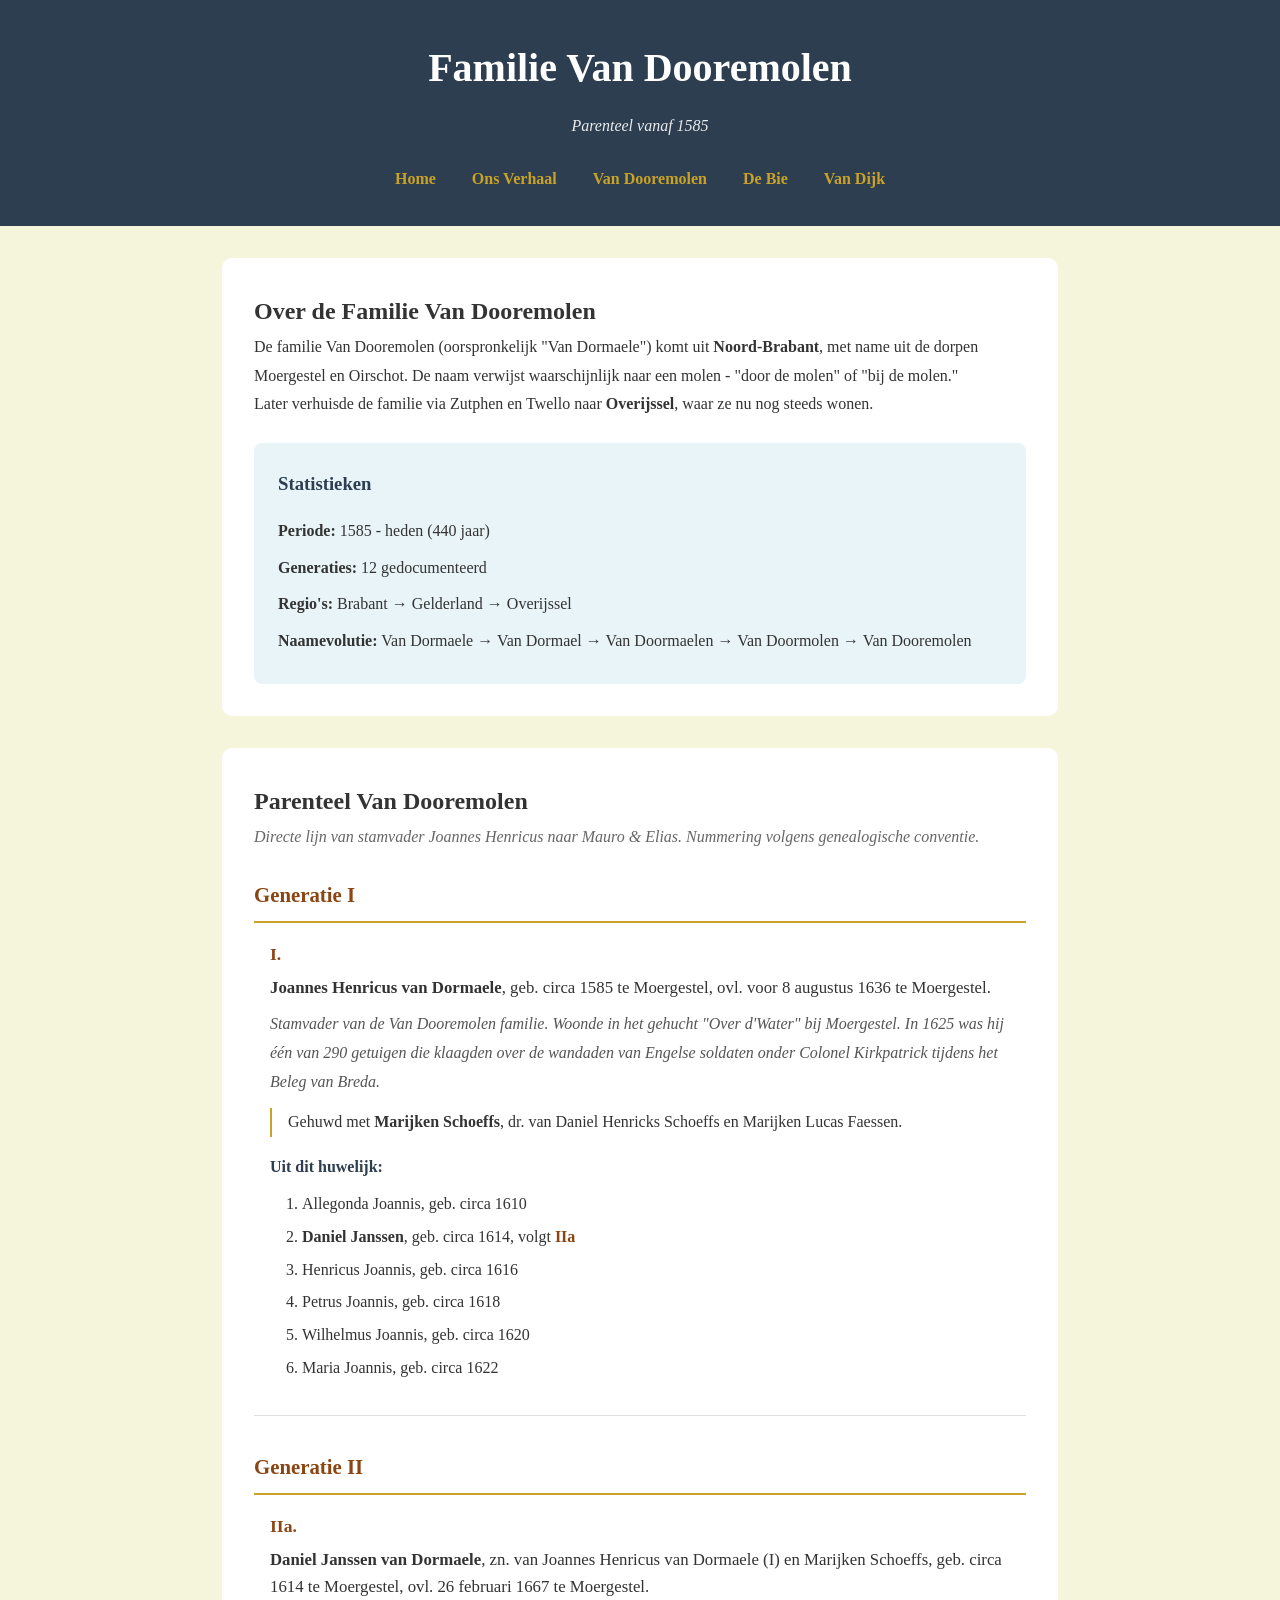
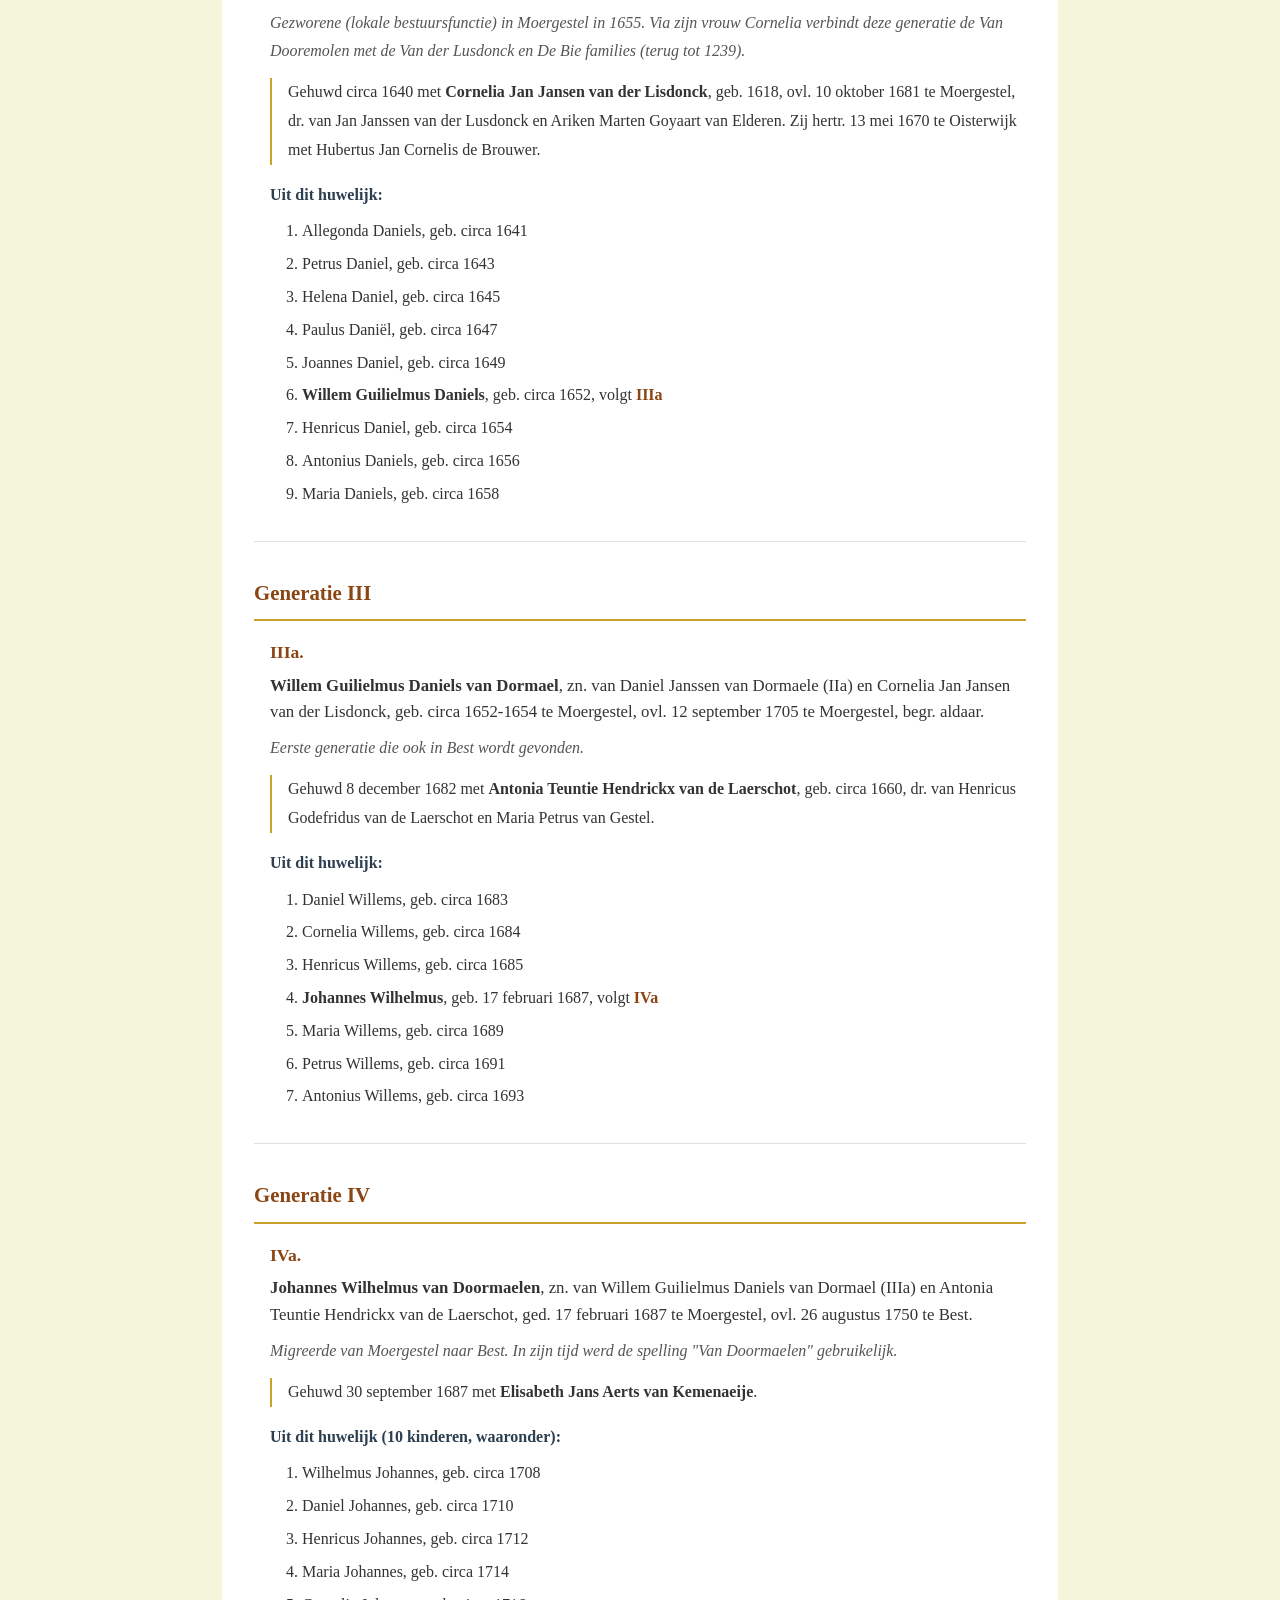
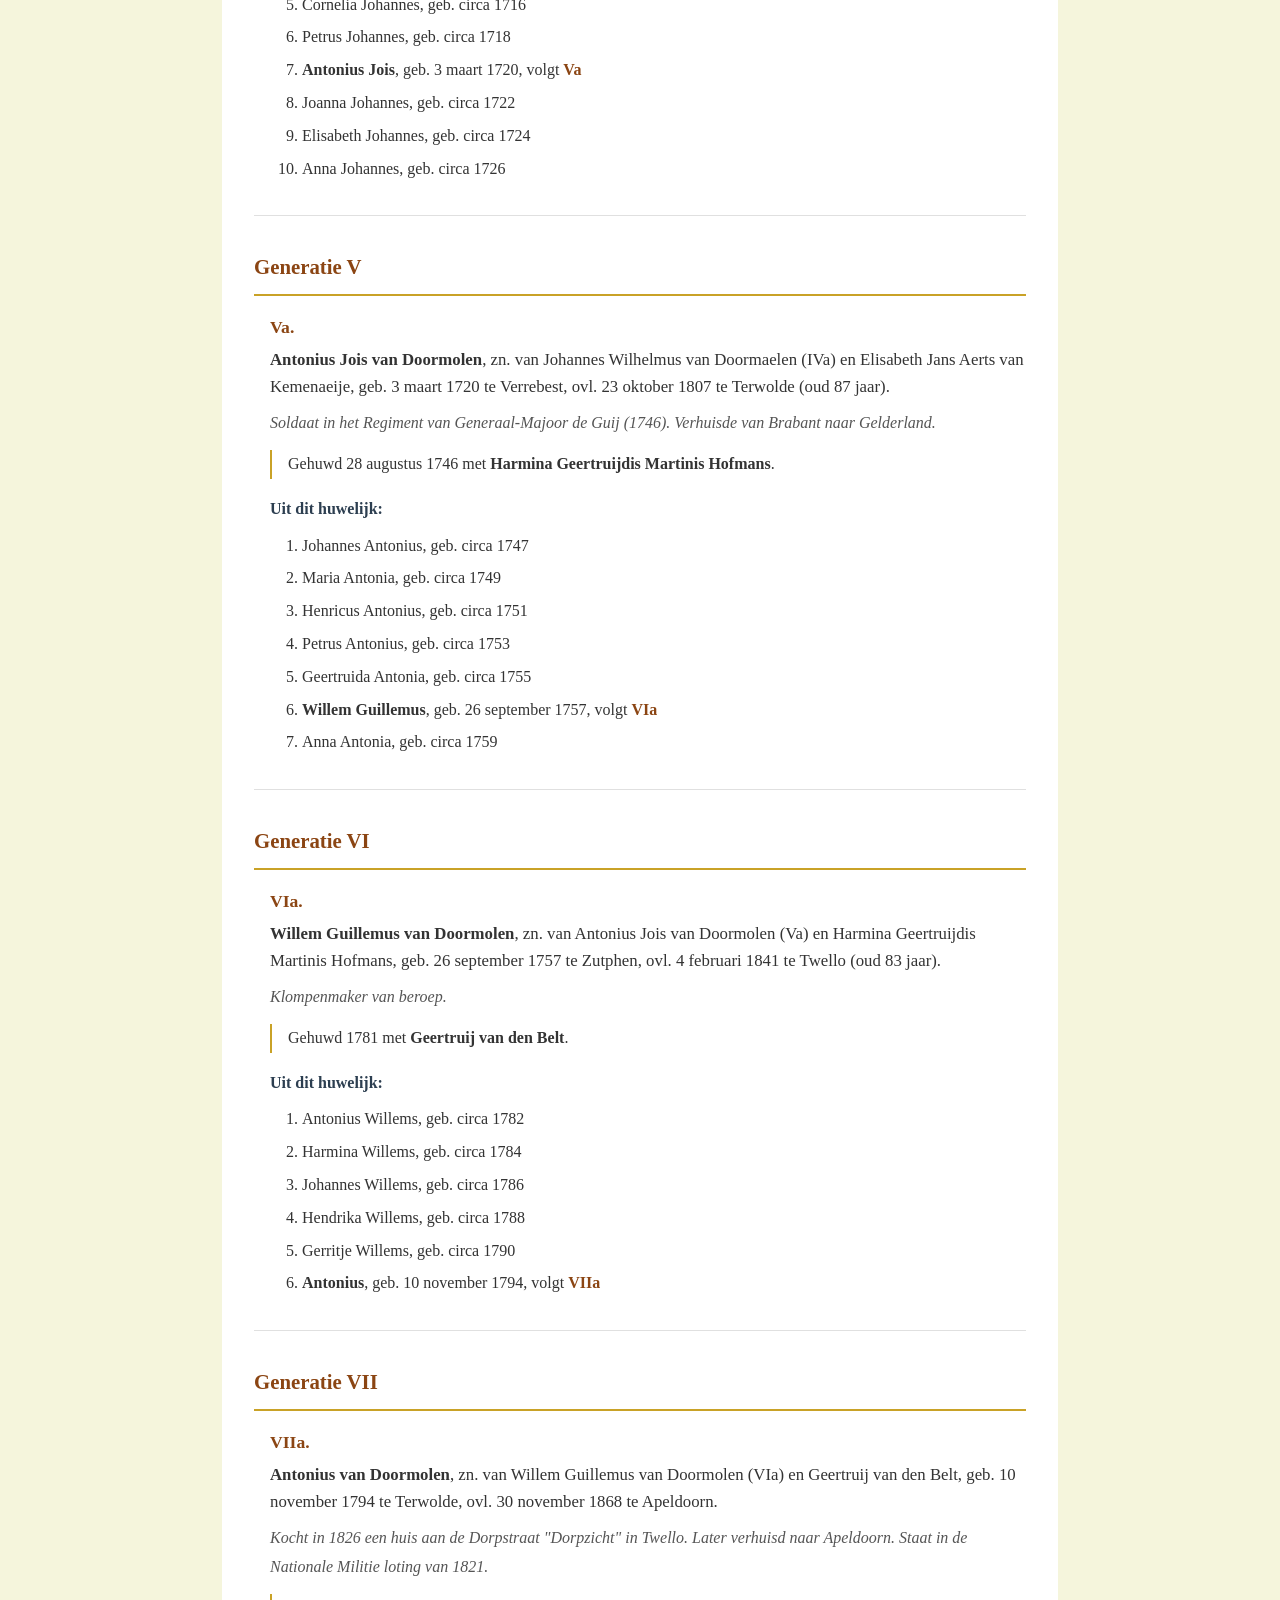
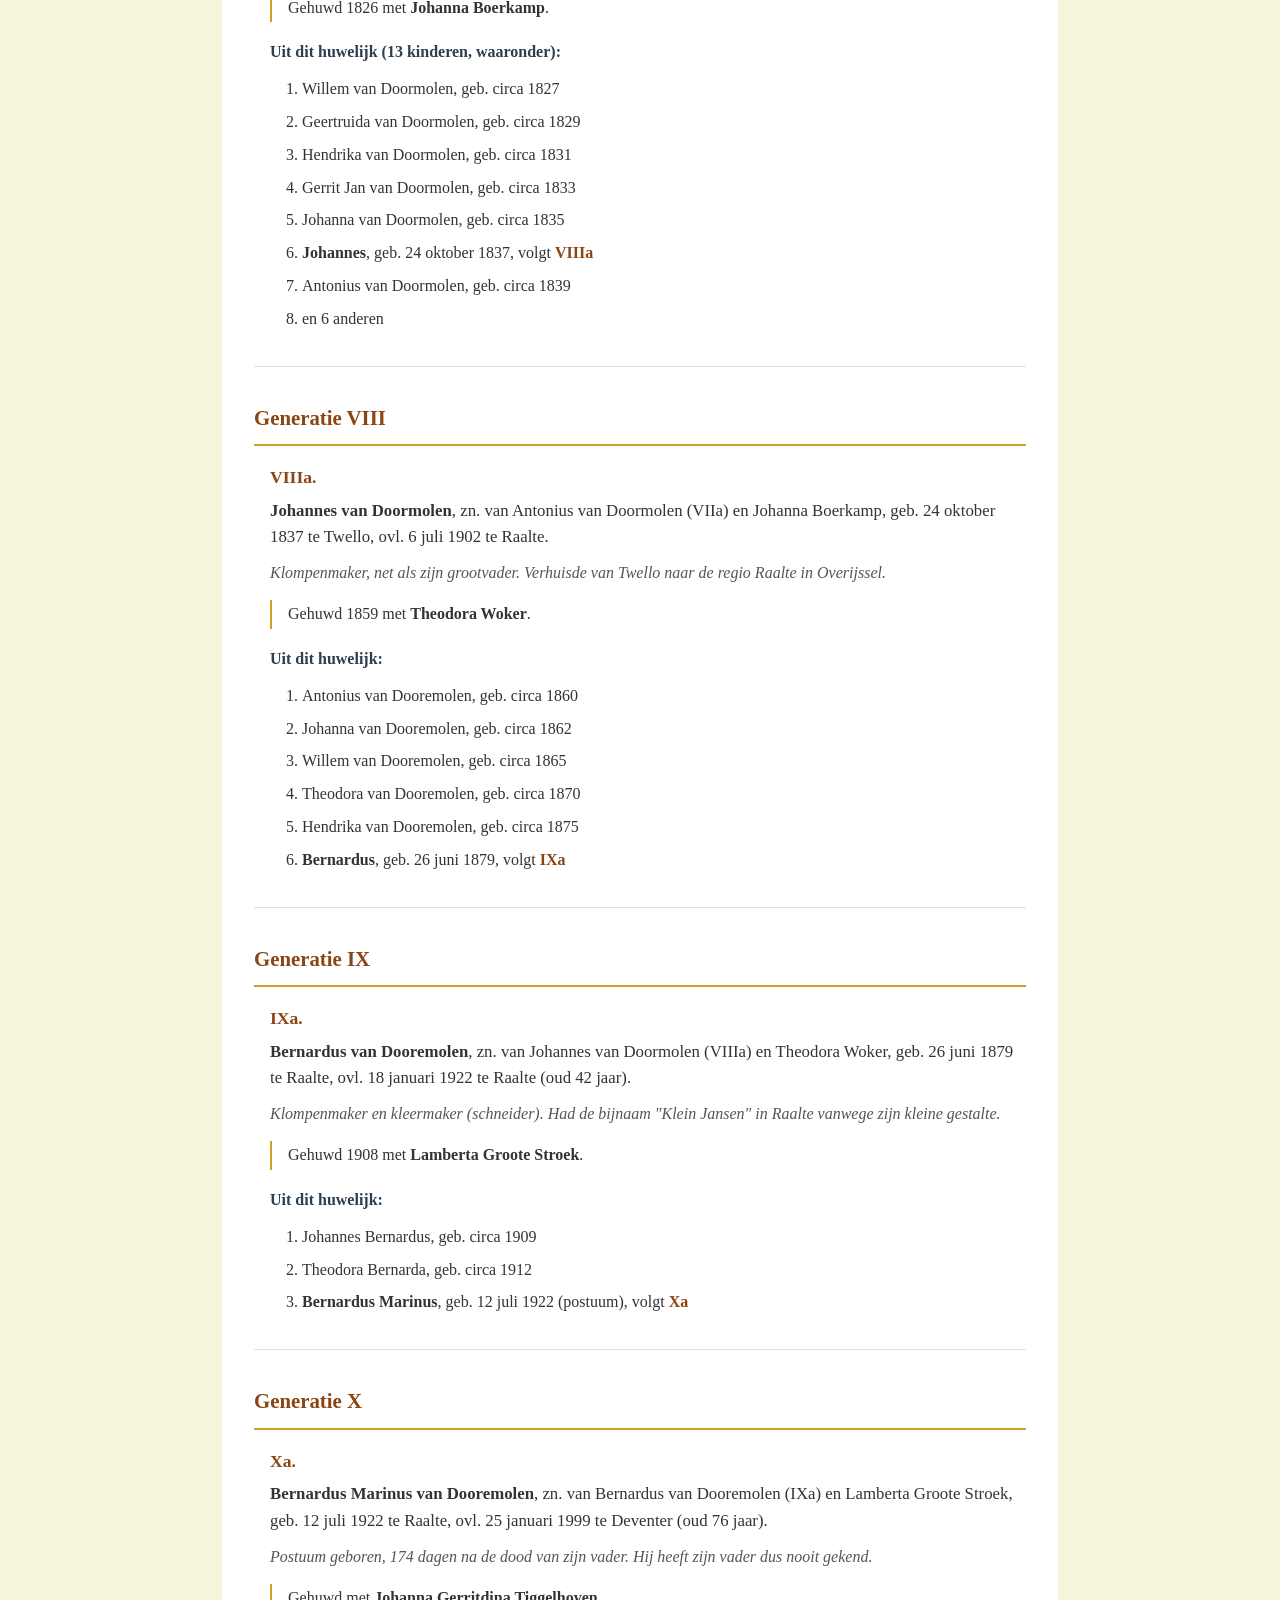
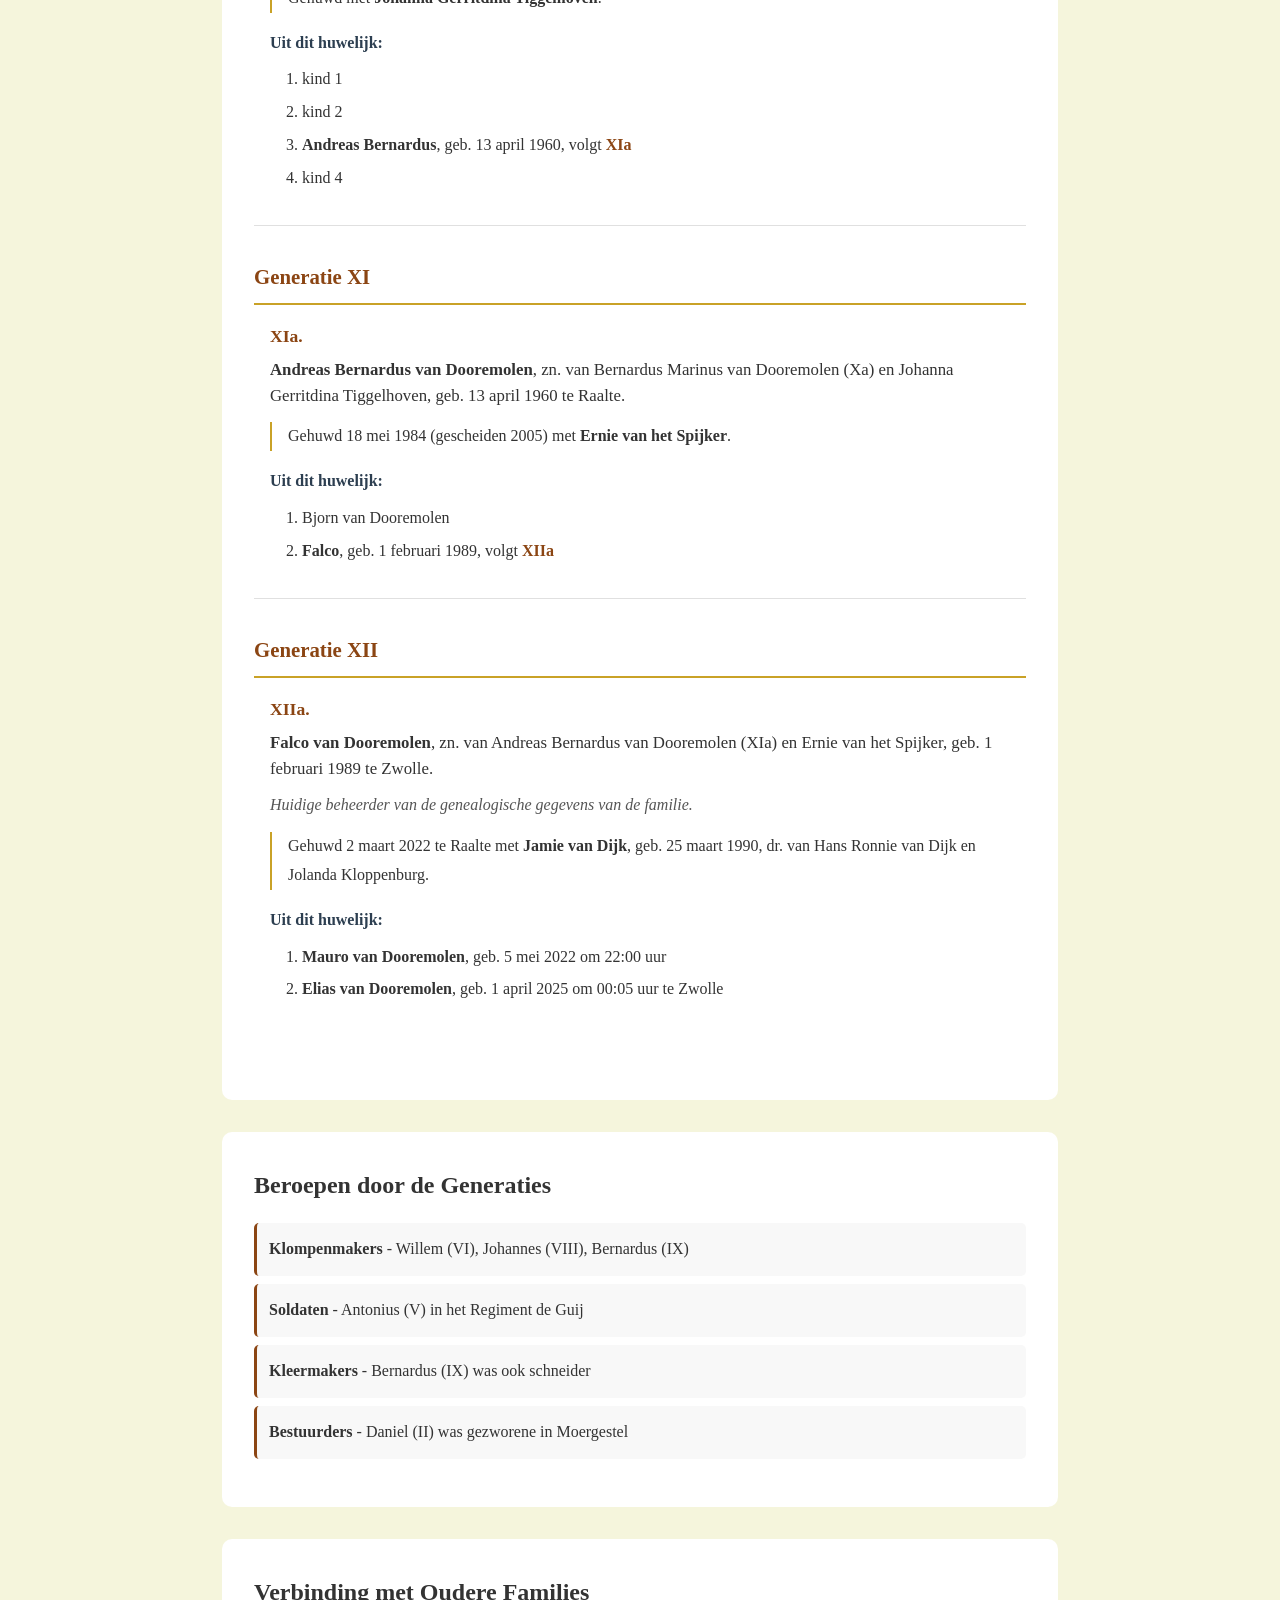
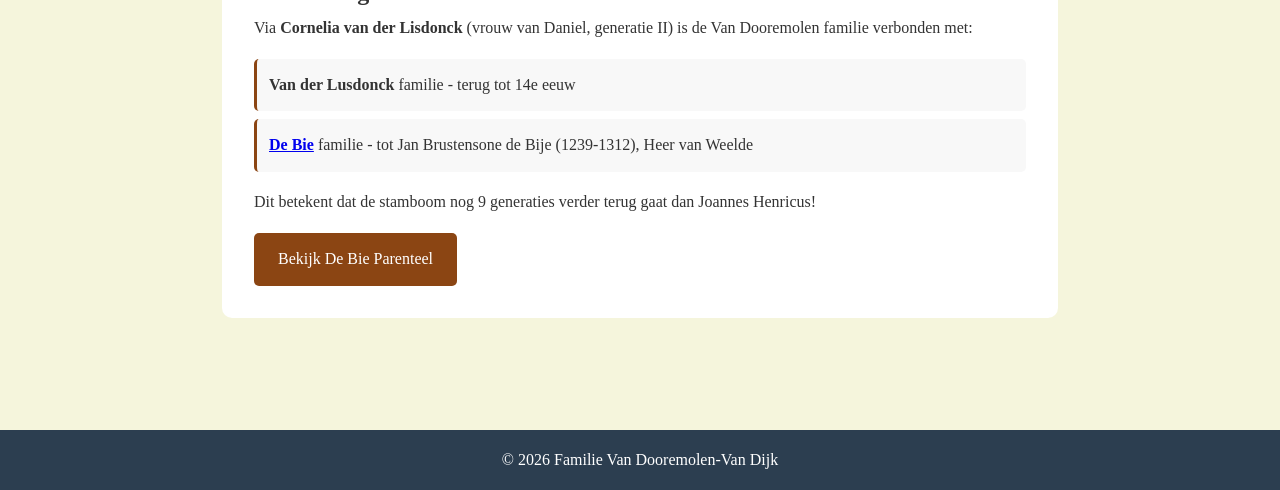
<file: stamboom/van-dooremolen.html>
<!DOCTYPE html>
<html lang="nl">
<head>
    <meta charset="UTF-8">
    <meta name="viewport" content="width=device-width, initial-scale=1.0">
    <title>Familie Van Dooremolen - Parenteel</title>
    <link rel="stylesheet" href="css/style.css">
</head>
<body>
    <header>
        <h1>Familie Van Dooremolen</h1>
        <p class="subtitle">Parenteel vanaf 1585</p>
        <nav>
            <a href="index.html">Home</a>
            <a href="verhaal.html">Ons Verhaal</a>
            <a href="van-dooremolen.html">Van Dooremolen</a>
            <a href="de-bie.html">De Bie</a>
            <a href="van-dijk.html">Van Dijk</a>
        </nav>
    </header>

    <main>
        <section class="family-intro">
            <h2>Over de Familie Van Dooremolen</h2>
            <p>De familie Van Dooremolen (oorspronkelijk "Van Dormaele") komt uit <strong>Noord-Brabant</strong>, met name uit de dorpen Moergestel en Oirschot. De naam verwijst waarschijnlijk naar een molen - "door de molen" of "bij de molen."</p>
            <p>Later verhuisde de familie via Zutphen en Twello naar <strong>Overijssel</strong>, waar ze nu nog steeds wonen.</p>

            <div class="stats-box">
                <h3>Statistieken</h3>
                <ul>
                    <li><strong>Periode:</strong> 1585 - heden (440 jaar)</li>
                    <li><strong>Generaties:</strong> 12 gedocumenteerd</li>
                    <li><strong>Regio's:</strong> Brabant → Gelderland → Overijssel</li>
                    <li><strong>Naamevolutie:</strong> Van Dormaele → Van Dormael → Van Doormaelen → Van Doormolen → Van Dooremolen</li>
                </ul>
            </div>
        </section>

        <section class="parenteel-traditional">
            <h2>Parenteel Van Dooremolen</h2>
            <p class="intro-text">Directe lijn van stamvader Joannes Henricus naar Mauro & Elias. Nummering volgens genealogische conventie.</p>

            <!-- GENERATIE I -->
            <div class="generation-block">
                <h3 class="gen-header">Generatie I</h3>

                <div class="person-entry" id="I">
                    <p class="person-number">I.</p>
                    <p class="person-name"><strong>Joannes Henricus van Dormaele</strong>, geb. circa 1585 te Moergestel, ovl. voor 8 augustus 1636 te Moergestel.</p>
                    <p class="person-details">Stamvader van de Van Dooremolen familie. Woonde in het gehucht "Over d'Water" bij Moergestel. In 1625 was hij één van 290 getuigen die klaagden over de wandaden van Engelse soldaten onder Colonel Kirkpatrick tijdens het Beleg van Breda.</p>
                    <p class="marriage">Gehuwd met <strong>Marijken Schoeffs</strong>, dr. van Daniel Henricks Schoeffs en Marijken Lucas Faessen.</p>
                    <p class="children-header">Uit dit huwelijk:</p>
                    <ol class="children-list">
                        <li>Allegonda Joannis, geb. circa 1610</li>
                        <li><strong>Daniel Janssen</strong>, geb. circa 1614, volgt <a href="#IIa">IIa</a></li>
                        <li>Henricus Joannis, geb. circa 1616</li>
                        <li>Petrus Joannis, geb. circa 1618</li>
                        <li>Wilhelmus Joannis, geb. circa 1620</li>
                        <li>Maria Joannis, geb. circa 1622</li>
                    </ol>
                </div>
            </div>

            <!-- GENERATIE II -->
            <div class="generation-block">
                <h3 class="gen-header">Generatie II</h3>

                <div class="person-entry" id="IIa">
                    <p class="person-number">IIa.</p>
                    <p class="person-name"><strong>Daniel Janssen van Dormaele</strong>, zn. van Joannes Henricus van Dormaele (I) en Marijken Schoeffs, geb. circa 1614 te Moergestel, ovl. 26 februari 1667 te Moergestel.</p>
                    <p class="person-details">Gezworene (lokale bestuursfunctie) in Moergestel in 1655. Via zijn vrouw Cornelia verbindt deze generatie de Van Dooremolen met de Van der Lusdonck en De Bie families (terug tot 1239).</p>
                    <p class="marriage">Gehuwd circa 1640 met <strong>Cornelia Jan Jansen van der Lisdonck</strong>, geb. 1618, ovl. 10 oktober 1681 te Moergestel, dr. van Jan Janssen van der Lusdonck en Ariken Marten Goyaart van Elderen. Zij hertr. 13 mei 1670 te Oisterwijk met Hubertus Jan Cornelis de Brouwer.</p>
                    <p class="children-header">Uit dit huwelijk:</p>
                    <ol class="children-list">
                        <li>Allegonda Daniels, geb. circa 1641</li>
                        <li>Petrus Daniel, geb. circa 1643</li>
                        <li>Helena Daniel, geb. circa 1645</li>
                        <li>Paulus Daniël, geb. circa 1647</li>
                        <li>Joannes Daniel, geb. circa 1649</li>
                        <li><strong>Willem Guilielmus Daniels</strong>, geb. circa 1652, volgt <a href="#IIIa">IIIa</a></li>
                        <li>Henricus Daniel, geb. circa 1654</li>
                        <li>Antonius Daniels, geb. circa 1656</li>
                        <li>Maria Daniels, geb. circa 1658</li>
                    </ol>
                </div>
            </div>

            <!-- GENERATIE III -->
            <div class="generation-block">
                <h3 class="gen-header">Generatie III</h3>

                <div class="person-entry" id="IIIa">
                    <p class="person-number">IIIa.</p>
                    <p class="person-name"><strong>Willem Guilielmus Daniels van Dormael</strong>, zn. van Daniel Janssen van Dormaele (IIa) en Cornelia Jan Jansen van der Lisdonck, geb. circa 1652-1654 te Moergestel, ovl. 12 september 1705 te Moergestel, begr. aldaar.</p>
                    <p class="person-details">Eerste generatie die ook in Best wordt gevonden.</p>
                    <p class="marriage">Gehuwd 8 december 1682 met <strong>Antonia Teuntie Hendrickx van de Laerschot</strong>, geb. circa 1660, dr. van Henricus Godefridus van de Laerschot en Maria Petrus van Gestel.</p>
                    <p class="children-header">Uit dit huwelijk:</p>
                    <ol class="children-list">
                        <li>Daniel Willems, geb. circa 1683</li>
                        <li>Cornelia Willems, geb. circa 1684</li>
                        <li>Henricus Willems, geb. circa 1685</li>
                        <li><strong>Johannes Wilhelmus</strong>, geb. 17 februari 1687, volgt <a href="#IVa">IVa</a></li>
                        <li>Maria Willems, geb. circa 1689</li>
                        <li>Petrus Willems, geb. circa 1691</li>
                        <li>Antonius Willems, geb. circa 1693</li>
                    </ol>
                </div>
            </div>

            <!-- GENERATIE IV -->
            <div class="generation-block">
                <h3 class="gen-header">Generatie IV</h3>

                <div class="person-entry" id="IVa">
                    <p class="person-number">IVa.</p>
                    <p class="person-name"><strong>Johannes Wilhelmus van Doormaelen</strong>, zn. van Willem Guilielmus Daniels van Dormael (IIIa) en Antonia Teuntie Hendrickx van de Laerschot, ged. 17 februari 1687 te Moergestel, ovl. 26 augustus 1750 te Best.</p>
                    <p class="person-details">Migreerde van Moergestel naar Best. In zijn tijd werd de spelling "Van Doormaelen" gebruikelijk.</p>
                    <p class="marriage">Gehuwd 30 september 1687 met <strong>Elisabeth Jans Aerts van Kemenaeije</strong>.</p>
                    <p class="children-header">Uit dit huwelijk (10 kinderen, waaronder):</p>
                    <ol class="children-list">
                        <li>Wilhelmus Johannes, geb. circa 1708</li>
                        <li>Daniel Johannes, geb. circa 1710</li>
                        <li>Henricus Johannes, geb. circa 1712</li>
                        <li>Maria Johannes, geb. circa 1714</li>
                        <li>Cornelia Johannes, geb. circa 1716</li>
                        <li>Petrus Johannes, geb. circa 1718</li>
                        <li><strong>Antonius Jois</strong>, geb. 3 maart 1720, volgt <a href="#Va">Va</a></li>
                        <li>Joanna Johannes, geb. circa 1722</li>
                        <li>Elisabeth Johannes, geb. circa 1724</li>
                        <li>Anna Johannes, geb. circa 1726</li>
                    </ol>
                </div>
            </div>

            <!-- GENERATIE V -->
            <div class="generation-block">
                <h3 class="gen-header">Generatie V</h3>

                <div class="person-entry" id="Va">
                    <p class="person-number">Va.</p>
                    <p class="person-name"><strong>Antonius Jois van Doormolen</strong>, zn. van Johannes Wilhelmus van Doormaelen (IVa) en Elisabeth Jans Aerts van Kemenaeije, geb. 3 maart 1720 te Verrebest, ovl. 23 oktober 1807 te Terwolde (oud 87 jaar).</p>
                    <p class="person-details">Soldaat in het Regiment van Generaal-Majoor de Guij (1746). Verhuisde van Brabant naar Gelderland.</p>
                    <p class="marriage">Gehuwd 28 augustus 1746 met <strong>Harmina Geertruijdis Martinis Hofmans</strong>.</p>
                    <p class="children-header">Uit dit huwelijk:</p>
                    <ol class="children-list">
                        <li>Johannes Antonius, geb. circa 1747</li>
                        <li>Maria Antonia, geb. circa 1749</li>
                        <li>Henricus Antonius, geb. circa 1751</li>
                        <li>Petrus Antonius, geb. circa 1753</li>
                        <li>Geertruida Antonia, geb. circa 1755</li>
                        <li><strong>Willem Guillemus</strong>, geb. 26 september 1757, volgt <a href="#VIa">VIa</a></li>
                        <li>Anna Antonia, geb. circa 1759</li>
                    </ol>
                </div>
            </div>

            <!-- GENERATIE VI -->
            <div class="generation-block">
                <h3 class="gen-header">Generatie VI</h3>

                <div class="person-entry" id="VIa">
                    <p class="person-number">VIa.</p>
                    <p class="person-name"><strong>Willem Guillemus van Doormolen</strong>, zn. van Antonius Jois van Doormolen (Va) en Harmina Geertruijdis Martinis Hofmans, geb. 26 september 1757 te Zutphen, ovl. 4 februari 1841 te Twello (oud 83 jaar).</p>
                    <p class="person-details">Klompenmaker van beroep.</p>
                    <p class="marriage">Gehuwd 1781 met <strong>Geertruij van den Belt</strong>.</p>
                    <p class="children-header">Uit dit huwelijk:</p>
                    <ol class="children-list">
                        <li>Antonius Willems, geb. circa 1782</li>
                        <li>Harmina Willems, geb. circa 1784</li>
                        <li>Johannes Willems, geb. circa 1786</li>
                        <li>Hendrika Willems, geb. circa 1788</li>
                        <li>Gerritje Willems, geb. circa 1790</li>
                        <li><strong>Antonius</strong>, geb. 10 november 1794, volgt <a href="#VIIa">VIIa</a></li>
                    </ol>
                </div>
            </div>

            <!-- GENERATIE VII -->
            <div class="generation-block">
                <h3 class="gen-header">Generatie VII</h3>

                <div class="person-entry" id="VIIa">
                    <p class="person-number">VIIa.</p>
                    <p class="person-name"><strong>Antonius van Doormolen</strong>, zn. van Willem Guillemus van Doormolen (VIa) en Geertruij van den Belt, geb. 10 november 1794 te Terwolde, ovl. 30 november 1868 te Apeldoorn.</p>
                    <p class="person-details">Kocht in 1826 een huis aan de Dorpstraat "Dorpzicht" in Twello. Later verhuisd naar Apeldoorn. Staat in de Nationale Militie loting van 1821.</p>
                    <p class="marriage">Gehuwd 1826 met <strong>Johanna Boerkamp</strong>.</p>
                    <p class="children-header">Uit dit huwelijk (13 kinderen, waaronder):</p>
                    <ol class="children-list">
                        <li>Willem van Doormolen, geb. circa 1827</li>
                        <li>Geertruida van Doormolen, geb. circa 1829</li>
                        <li>Hendrika van Doormolen, geb. circa 1831</li>
                        <li>Gerrit Jan van Doormolen, geb. circa 1833</li>
                        <li>Johanna van Doormolen, geb. circa 1835</li>
                        <li><strong>Johannes</strong>, geb. 24 oktober 1837, volgt <a href="#VIIIa">VIIIa</a></li>
                        <li>Antonius van Doormolen, geb. circa 1839</li>
                        <li>en 6 anderen</li>
                    </ol>
                </div>
            </div>

            <!-- GENERATIE VIII -->
            <div class="generation-block">
                <h3 class="gen-header">Generatie VIII</h3>

                <div class="person-entry" id="VIIIa">
                    <p class="person-number">VIIIa.</p>
                    <p class="person-name"><strong>Johannes van Doormolen</strong>, zn. van Antonius van Doormolen (VIIa) en Johanna Boerkamp, geb. 24 oktober 1837 te Twello, ovl. 6 juli 1902 te Raalte.</p>
                    <p class="person-details">Klompenmaker, net als zijn grootvader. Verhuisde van Twello naar de regio Raalte in Overijssel.</p>
                    <p class="marriage">Gehuwd 1859 met <strong>Theodora Woker</strong>.</p>
                    <p class="children-header">Uit dit huwelijk:</p>
                    <ol class="children-list">
                        <li>Antonius van Dooremolen, geb. circa 1860</li>
                        <li>Johanna van Dooremolen, geb. circa 1862</li>
                        <li>Willem van Dooremolen, geb. circa 1865</li>
                        <li>Theodora van Dooremolen, geb. circa 1870</li>
                        <li>Hendrika van Dooremolen, geb. circa 1875</li>
                        <li><strong>Bernardus</strong>, geb. 26 juni 1879, volgt <a href="#IXa">IXa</a></li>
                    </ol>
                </div>
            </div>

            <!-- GENERATIE IX -->
            <div class="generation-block">
                <h3 class="gen-header">Generatie IX</h3>

                <div class="person-entry" id="IXa">
                    <p class="person-number">IXa.</p>
                    <p class="person-name"><strong>Bernardus van Dooremolen</strong>, zn. van Johannes van Doormolen (VIIIa) en Theodora Woker, geb. 26 juni 1879 te Raalte, ovl. 18 januari 1922 te Raalte (oud 42 jaar).</p>
                    <p class="person-details">Klompenmaker en kleermaker (schneider). Had de bijnaam "Klein Jansen" in Raalte vanwege zijn kleine gestalte.</p>
                    <p class="marriage">Gehuwd 1908 met <strong>Lamberta Groote Stroek</strong>.</p>
                    <p class="children-header">Uit dit huwelijk:</p>
                    <ol class="children-list">
                        <li>Johannes Bernardus, geb. circa 1909</li>
                        <li>Theodora Bernarda, geb. circa 1912</li>
                        <li><strong>Bernardus Marinus</strong>, geb. 12 juli 1922 (postuum), volgt <a href="#Xa">Xa</a></li>
                    </ol>
                </div>
            </div>

            <!-- GENERATIE X -->
            <div class="generation-block">
                <h3 class="gen-header">Generatie X</h3>

                <div class="person-entry" id="Xa">
                    <p class="person-number">Xa.</p>
                    <p class="person-name"><strong>Bernardus Marinus van Dooremolen</strong>, zn. van Bernardus van Dooremolen (IXa) en Lamberta Groote Stroek, geb. 12 juli 1922 te Raalte, ovl. 25 januari 1999 te Deventer (oud 76 jaar).</p>
                    <p class="person-details">Postuum geboren, 174 dagen na de dood van zijn vader. Hij heeft zijn vader dus nooit gekend.</p>
                    <p class="marriage">Gehuwd met <strong>Johanna Gerritdina Tiggelhoven</strong>.</p>
                    <p class="children-header">Uit dit huwelijk:</p>
                    <ol class="children-list">
                        <li>kind 1</li>
                        <li>kind 2</li>
                        <li><strong>Andreas Bernardus</strong>, geb. 13 april 1960, volgt <a href="#XIa">XIa</a></li>
                        <li>kind 4</li>
                    </ol>
                </div>
            </div>

            <!-- GENERATIE XI -->
            <div class="generation-block">
                <h3 class="gen-header">Generatie XI</h3>

                <div class="person-entry" id="XIa">
                    <p class="person-number">XIa.</p>
                    <p class="person-name"><strong>Andreas Bernardus van Dooremolen</strong>, zn. van Bernardus Marinus van Dooremolen (Xa) en Johanna Gerritdina Tiggelhoven, geb. 13 april 1960 te Raalte.</p>
                    <p class="marriage">Gehuwd 18 mei 1984 (gescheiden 2005) met <strong>Ernie van het Spijker</strong>.</p>
                    <p class="children-header">Uit dit huwelijk:</p>
                    <ol class="children-list">
                        <li>Bjorn van Dooremolen</li>
                        <li><strong>Falco</strong>, geb. 1 februari 1989, volgt <a href="#XIIa">XIIa</a></li>
                    </ol>
                </div>
            </div>

            <!-- GENERATIE XII -->
            <div class="generation-block">
                <h3 class="gen-header">Generatie XII</h3>

                <div class="person-entry" id="XIIa">
                    <p class="person-number">XIIa.</p>
                    <p class="person-name"><strong>Falco van Dooremolen</strong>, zn. van Andreas Bernardus van Dooremolen (XIa) en Ernie van het Spijker, geb. 1 februari 1989 te Zwolle.</p>
                    <p class="person-details">Huidige beheerder van de genealogische gegevens van de familie.</p>
                    <p class="marriage">Gehuwd 2 maart 2022 te Raalte met <strong>Jamie van Dijk</strong>, geb. 25 maart 1990, dr. van Hans Ronnie van Dijk en Jolanda Kloppenburg.</p>
                    <p class="children-header">Uit dit huwelijk:</p>
                    <ol class="children-list">
                        <li><strong>Mauro van Dooremolen</strong>, geb. 5 mei 2022 om 22:00 uur</li>
                        <li><strong>Elias van Dooremolen</strong>, geb. 1 april 2025 om 00:05 uur te Zwolle</li>
                    </ol>
                </div>
            </div>

        </section>

        <section class="family-intro">
            <h2>Beroepen door de Generaties</h2>
            <ul class="highlight-list">
                <li><strong>Klompenmakers</strong> - Willem (VI), Johannes (VIII), Bernardus (IX)</li>
                <li><strong>Soldaten</strong> - Antonius (V) in het Regiment de Guij</li>
                <li><strong>Kleermakers</strong> - Bernardus (IX) was ook schneider</li>
                <li><strong>Bestuurders</strong> - Daniel (II) was gezworene in Moergestel</li>
            </ul>
        </section>

        <section class="family-intro">
            <h2>Verbinding met Oudere Families</h2>
            <p>Via <strong>Cornelia van der Lisdonck</strong> (vrouw van Daniel, generatie II) is de Van Dooremolen familie verbonden met:</p>
            <ul class="highlight-list">
                <li><strong>Van der Lusdonck</strong> familie - terug tot 14e eeuw</li>
                <li><strong><a href="de-bie.html">De Bie</a></strong> familie - tot Jan Brustensone de Bije (1239-1312), Heer van Weelde</li>
            </ul>
            <p>Dit betekent dat de stamboom nog 9 generaties verder terug gaat dan Joannes Henricus!</p>
            <p><a href="de-bie.html" class="btn">Bekijk De Bie Parenteel</a></p>
        </section>
    </main>

    <footer>
        <p>&copy; 2026 Familie Van Dooremolen-Van Dijk</p>
    </footer>
</body>
</html>
</file>
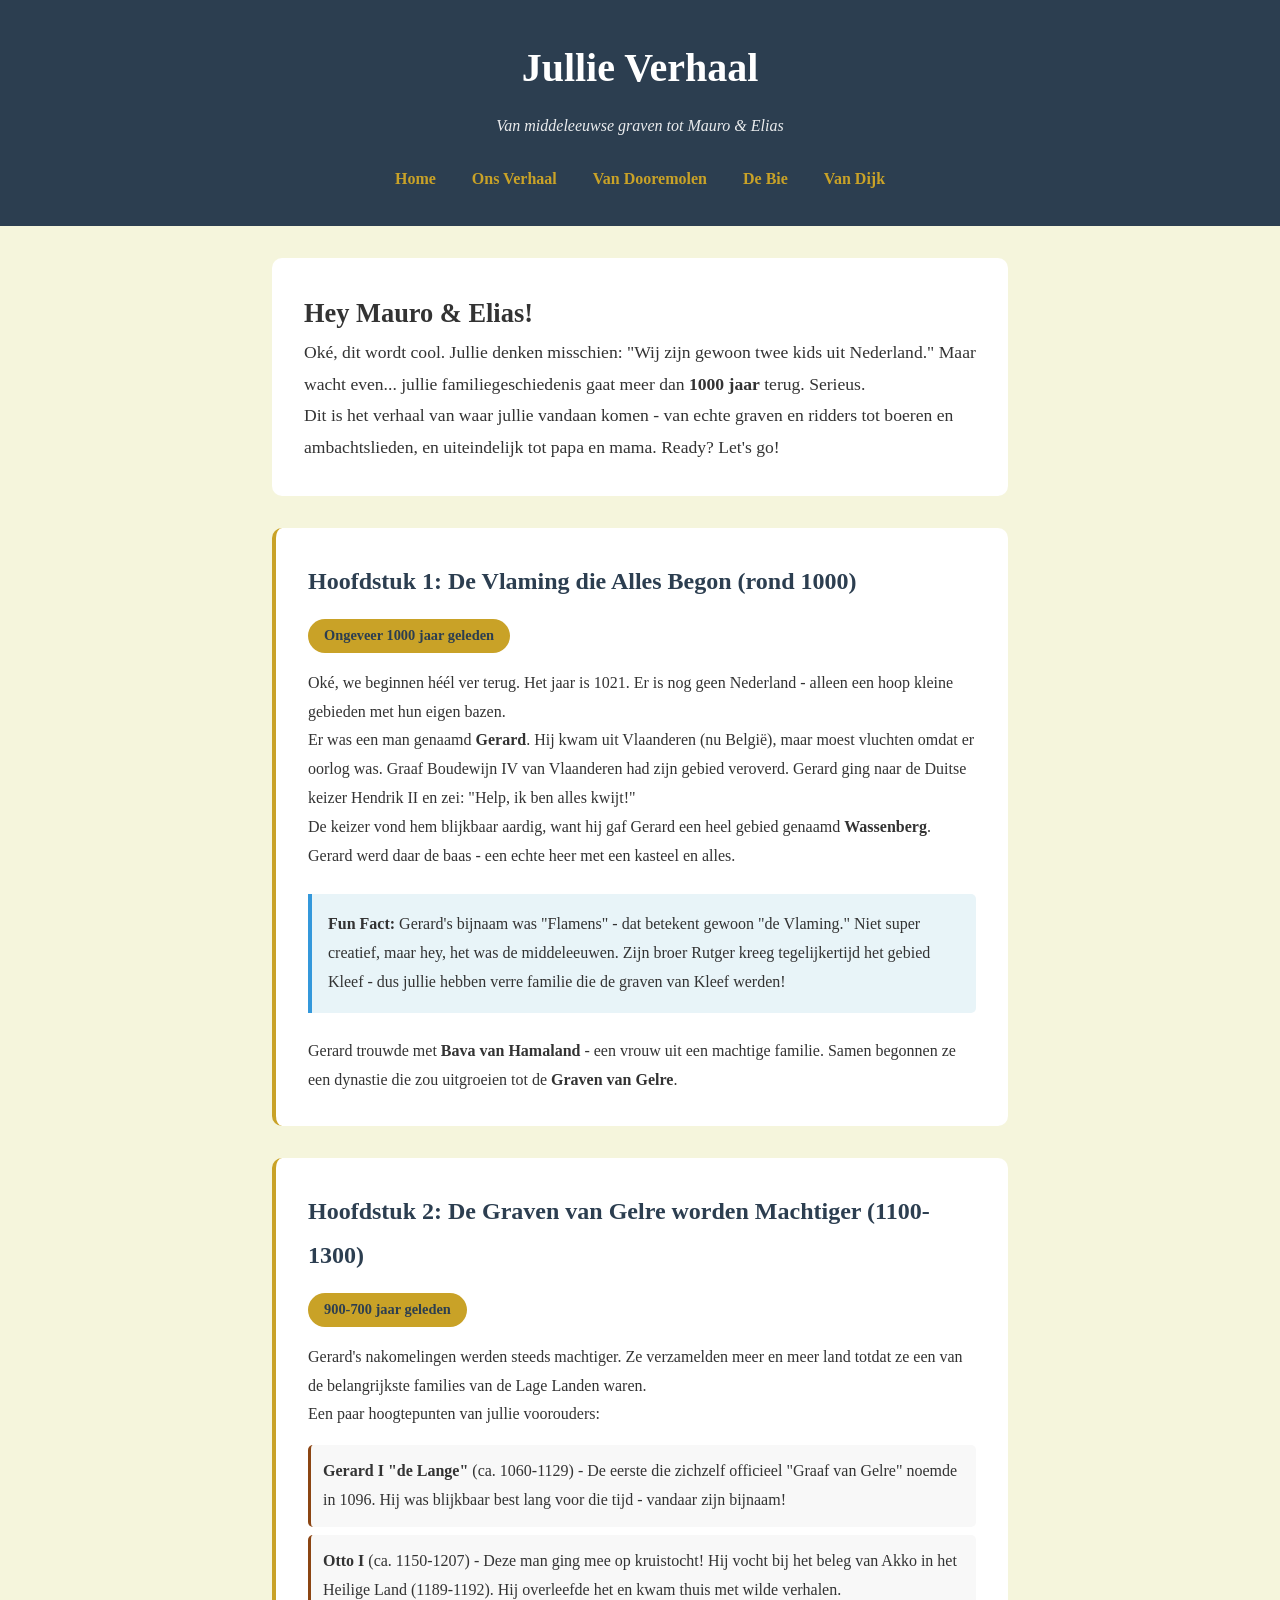
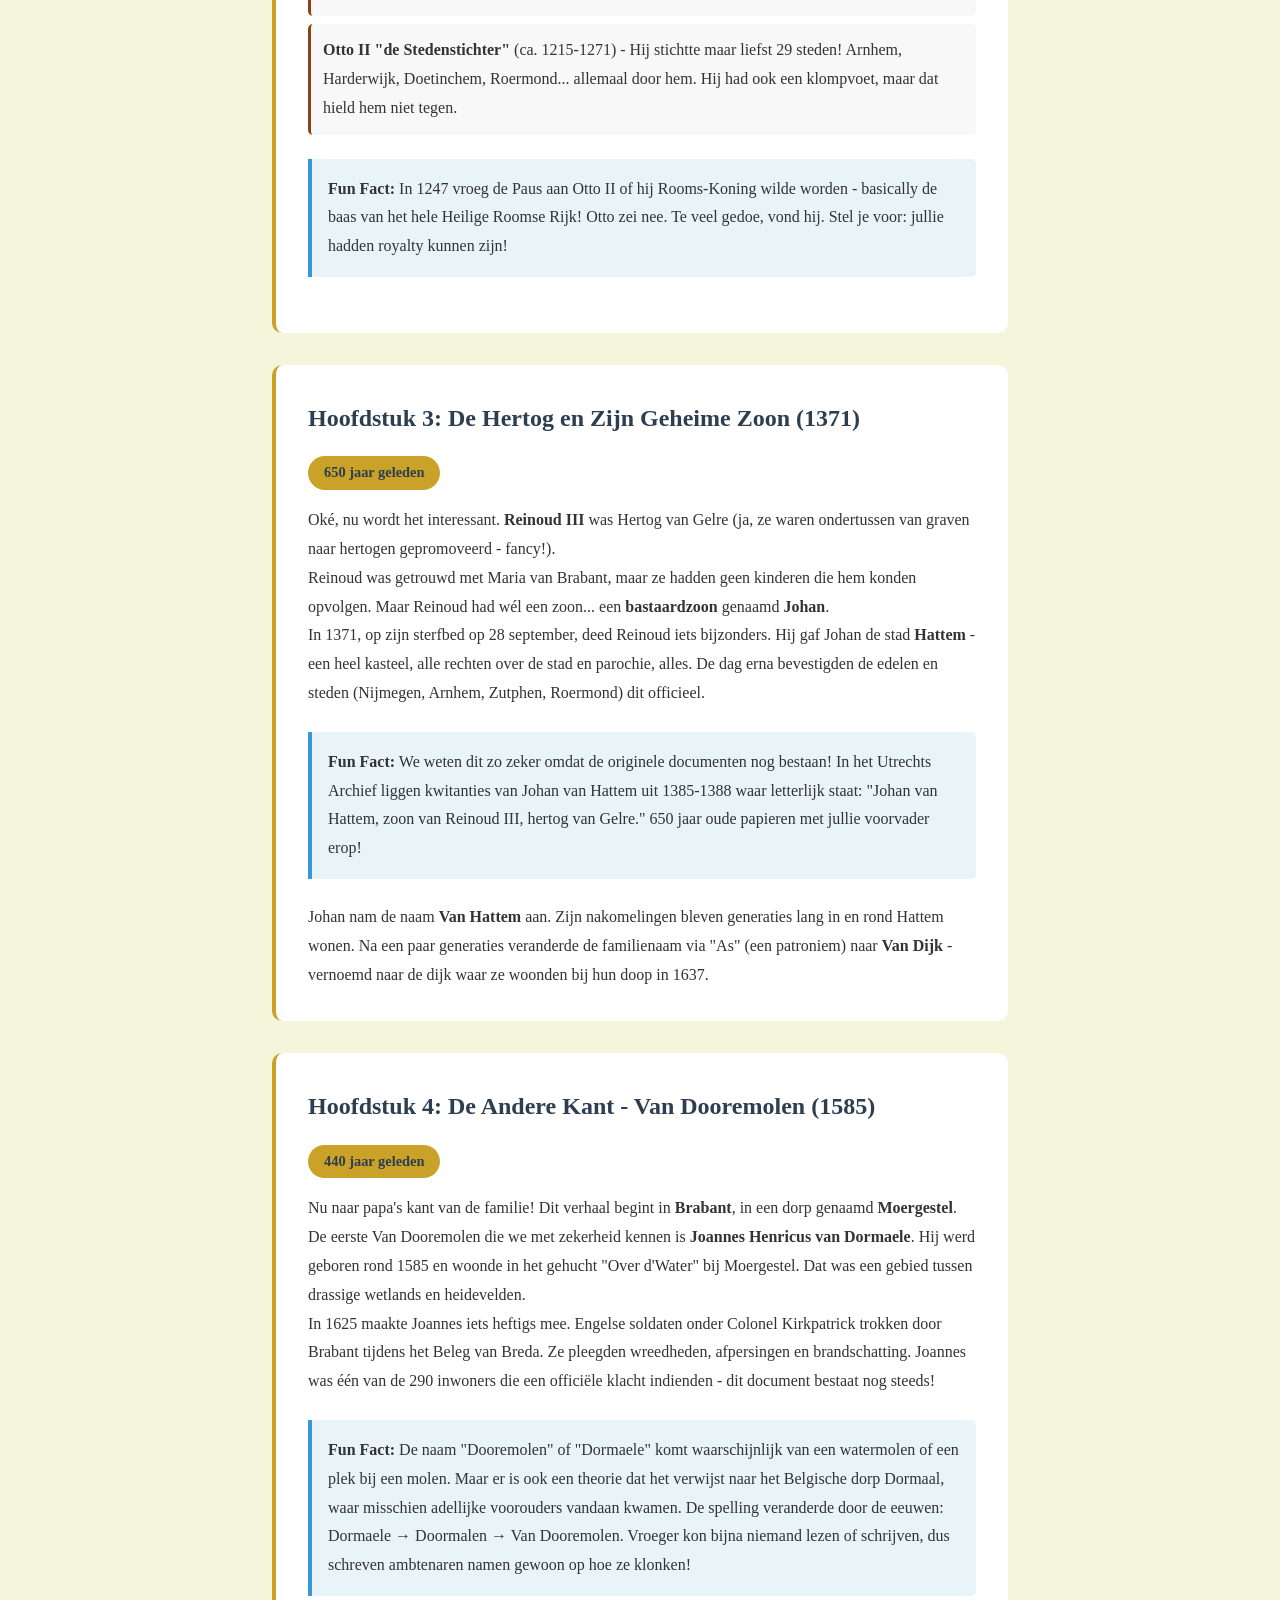
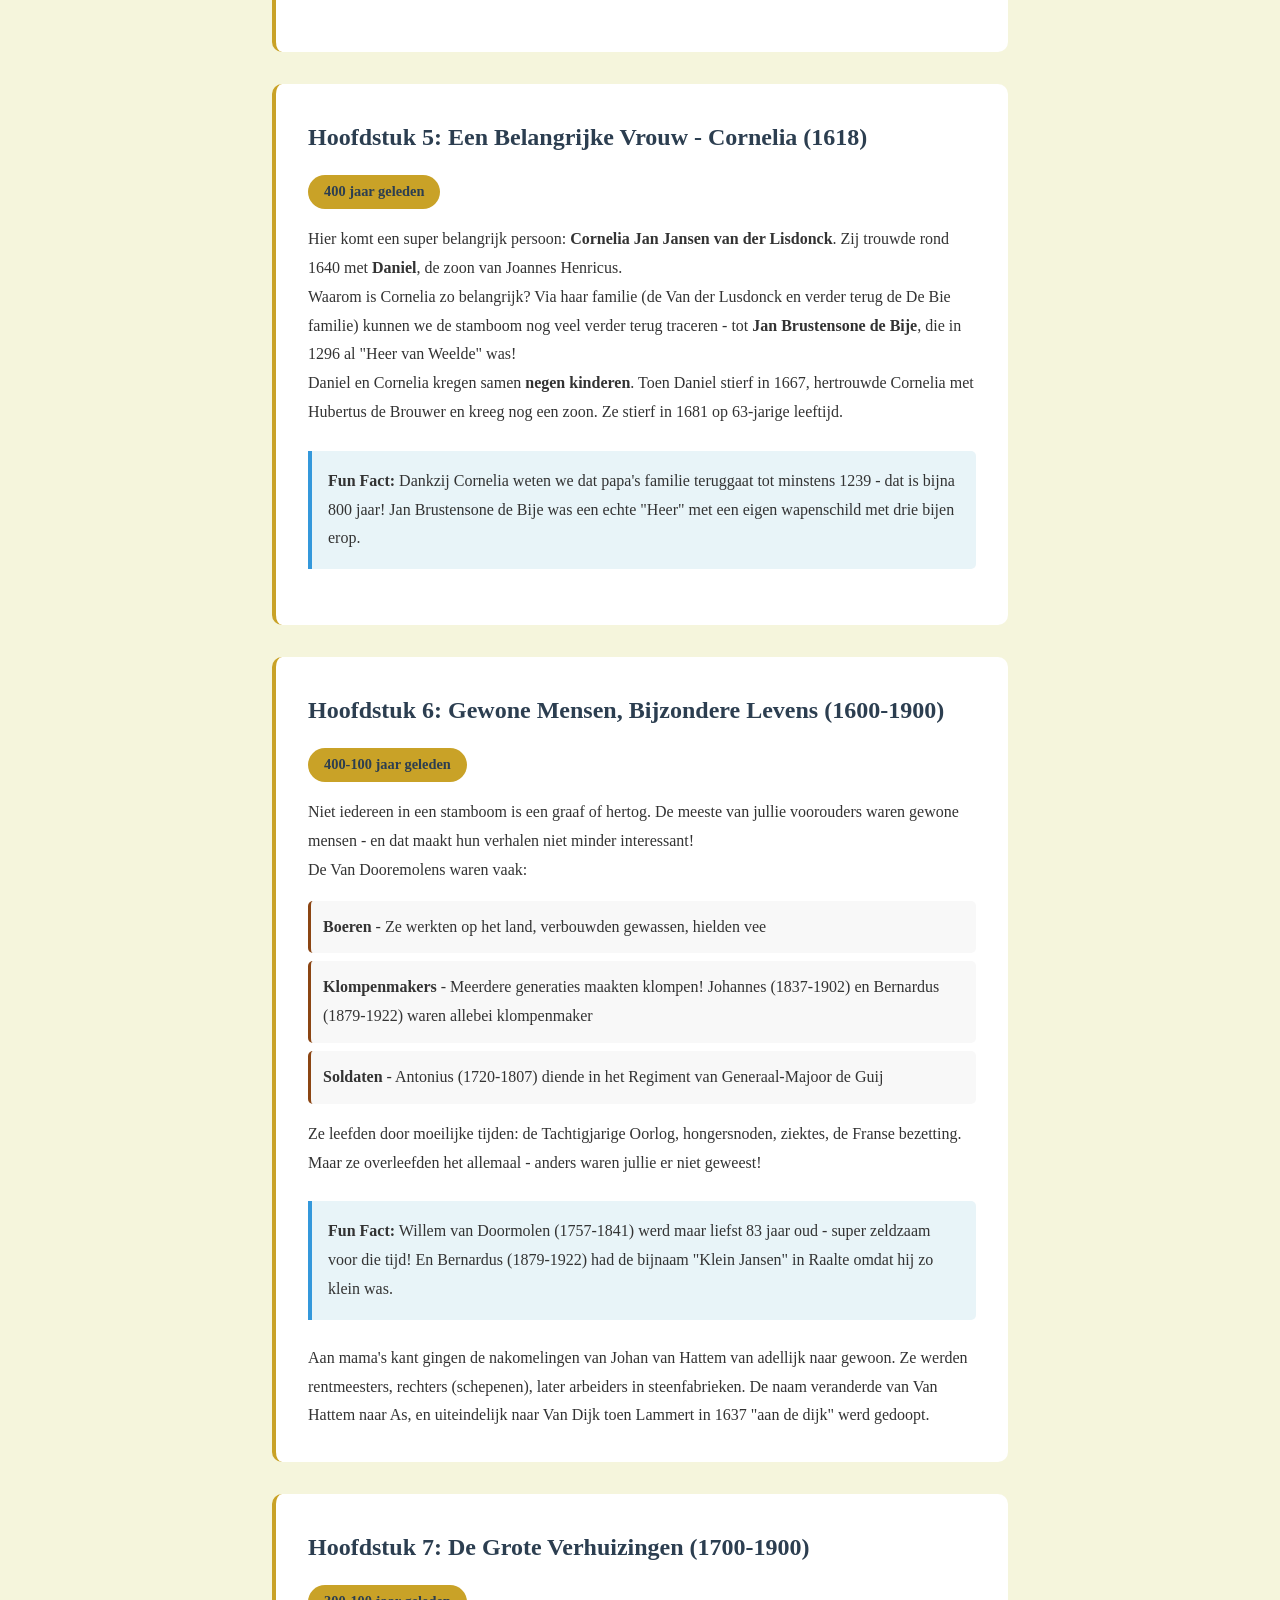
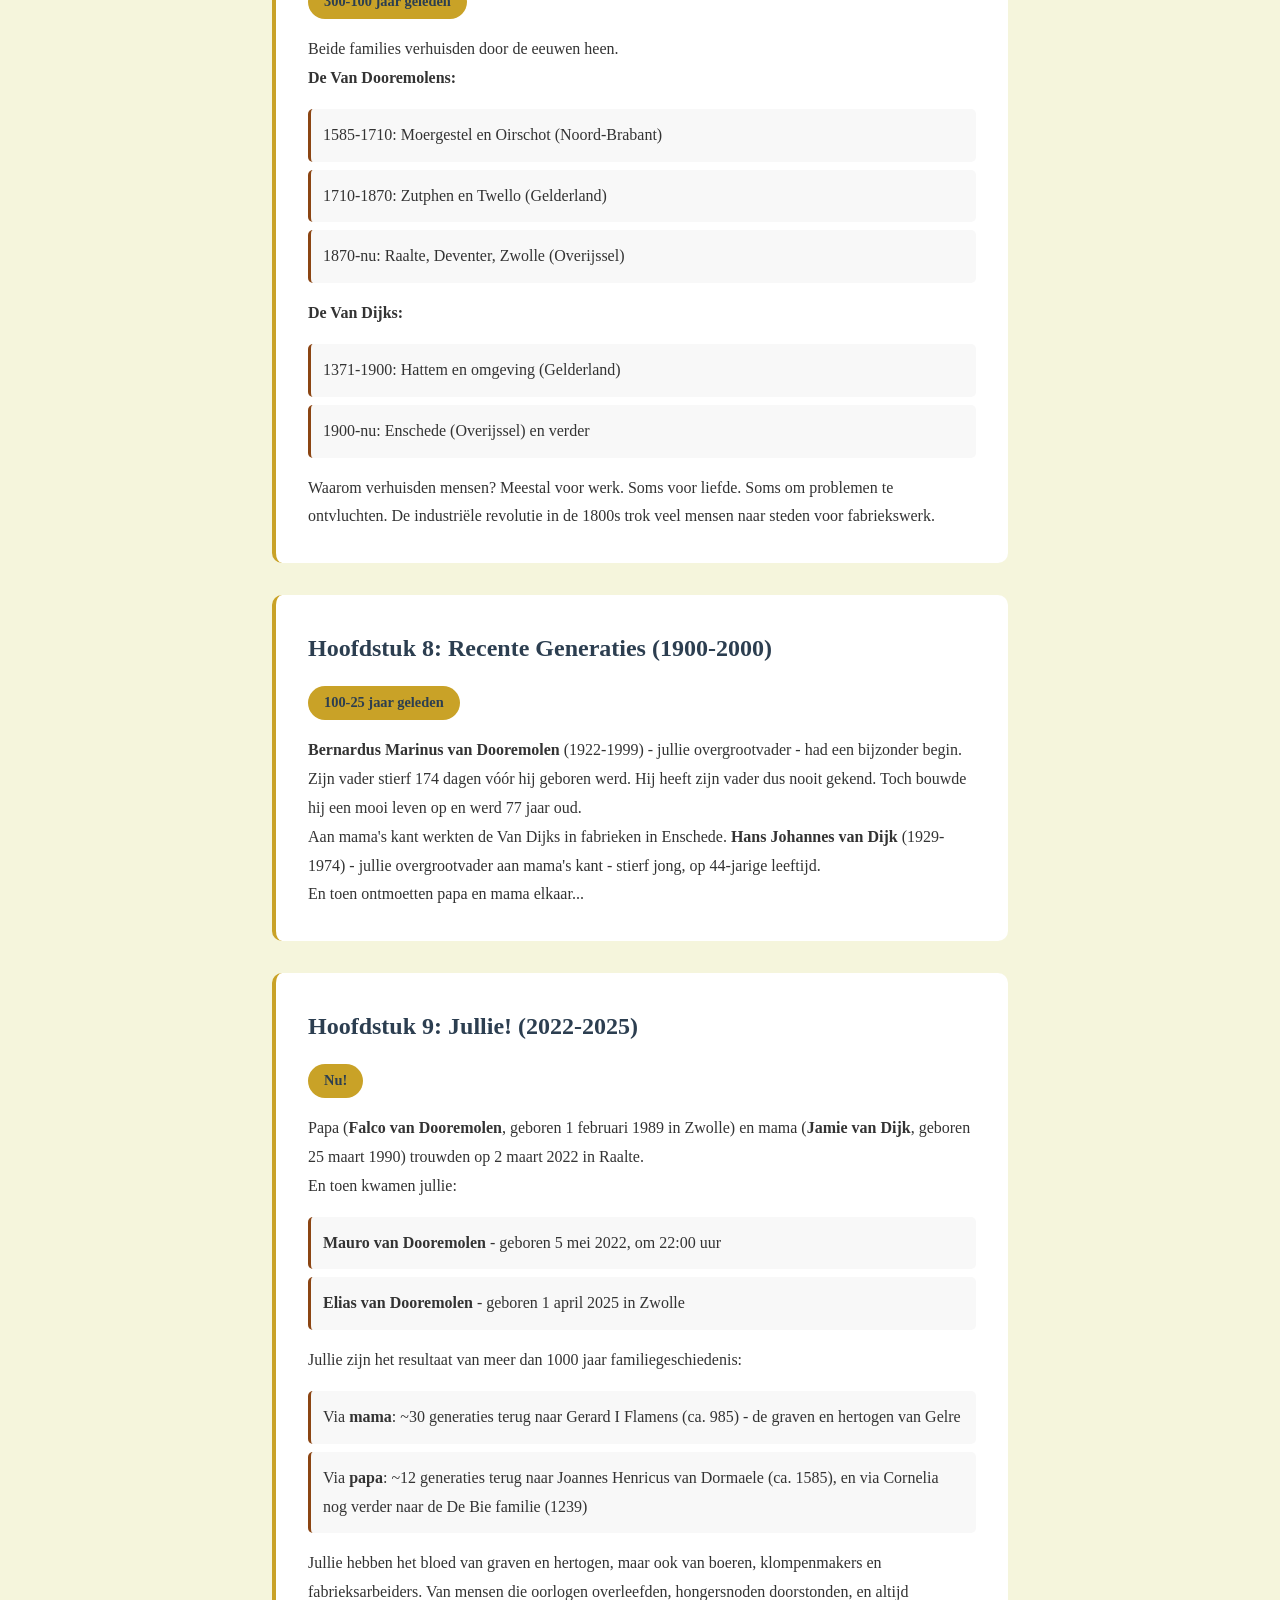
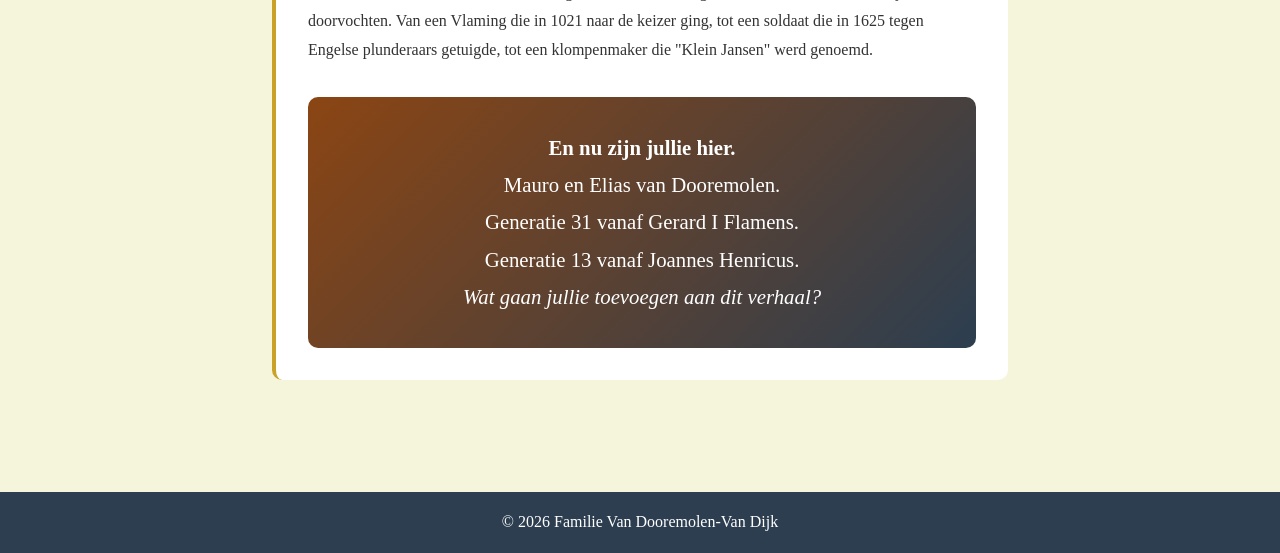
<file: stamboom/verhaal.html>
<!DOCTYPE html>
<html lang="nl">
<head>
    <meta charset="UTF-8">
    <meta name="viewport" content="width=device-width, initial-scale=1.0">
    <title>Jullie Verhaal - Van Dooremolen & Van Dijk</title>
    <link rel="stylesheet" href="css/style.css">
</head>
<body>
    <header>
        <h1>Jullie Verhaal</h1>
        <p class="subtitle">Van middeleeuwse graven tot Mauro & Elias</p>
        <nav>
            <a href="index.html">Home</a>
            <a href="verhaal.html">Ons Verhaal</a>
            <a href="van-dooremolen.html">Van Dooremolen</a>
            <a href="de-bie.html">De Bie</a>
            <a href="van-dijk.html">Van Dijk</a>
        </nav>
    </header>

    <main class="story">
        <section class="story-intro">
            <h2>Hey Mauro & Elias!</h2>
            <p>Oké, dit wordt cool. Jullie denken misschien: "Wij zijn gewoon twee kids uit Nederland." Maar wacht even... jullie familiegeschiedenis gaat meer dan <strong>1000 jaar</strong> terug. Serieus.</p>
            <p>Dit is het verhaal van waar jullie vandaan komen - van echte graven en ridders tot boeren en ambachtslieden, en uiteindelijk tot papa en mama. Ready? Let's go!</p>
        </section>

        <section class="chapter">
            <h2>Hoofdstuk 1: De Vlaming die Alles Begon (rond 1000)</h2>
            <div class="timeline-marker">Ongeveer 1000 jaar geleden</div>

            <p>Oké, we beginnen héél ver terug. Het jaar is 1021. Er is nog geen Nederland - alleen een hoop kleine gebieden met hun eigen bazen.</p>

            <p>Er was een man genaamd <strong>Gerard</strong>. Hij kwam uit Vlaanderen (nu België), maar moest vluchten omdat er oorlog was. Graaf Boudewijn IV van Vlaanderen had zijn gebied veroverd. Gerard ging naar de Duitse keizer Hendrik II en zei: "Help, ik ben alles kwijt!"</p>

            <p>De keizer vond hem blijkbaar aardig, want hij gaf Gerard een heel gebied genaamd <strong>Wassenberg</strong>. Gerard werd daar de baas - een echte heer met een kasteel en alles.</p>

            <div class="funfact">
                <strong>Fun Fact:</strong> Gerard's bijnaam was "Flamens" - dat betekent gewoon "de Vlaming." Niet super creatief, maar hey, het was de middeleeuwen. Zijn broer Rutger kreeg tegelijkertijd het gebied Kleef - dus jullie hebben verre familie die de graven van Kleef werden!
            </div>

            <p>Gerard trouwde met <strong>Bava van Hamaland</strong> - een vrouw uit een machtige familie. Samen begonnen ze een dynastie die zou uitgroeien tot de <strong>Graven van Gelre</strong>.</p>
        </section>

        <section class="chapter">
            <h2>Hoofdstuk 2: De Graven van Gelre worden Machtiger (1100-1300)</h2>
            <div class="timeline-marker">900-700 jaar geleden</div>

            <p>Gerard's nakomelingen werden steeds machtiger. Ze verzamelden meer en meer land totdat ze een van de belangrijkste families van de Lage Landen waren.</p>

            <p>Een paar hoogtepunten van jullie voorouders:</p>

            <ul class="highlight-list">
                <li><strong>Gerard I "de Lange"</strong> (ca. 1060-1129) - De eerste die zichzelf officieel "Graaf van Gelre" noemde in 1096. Hij was blijkbaar best lang voor die tijd - vandaar zijn bijnaam!</li>
                <li><strong>Otto I</strong> (ca. 1150-1207) - Deze man ging mee op kruistocht! Hij vocht bij het beleg van Akko in het Heilige Land (1189-1192). Hij overleefde het en kwam thuis met wilde verhalen.</li>
                <li><strong>Otto II "de Stedenstichter"</strong> (ca. 1215-1271) - Hij stichtte maar liefst 29 steden! Arnhem, Harderwijk, Doetinchem, Roermond... allemaal door hem. Hij had ook een klompvoet, maar dat hield hem niet tegen.</li>
            </ul>

            <div class="funfact">
                <strong>Fun Fact:</strong> In 1247 vroeg de Paus aan Otto II of hij Rooms-Koning wilde worden - basically de baas van het hele Heilige Roomse Rijk! Otto zei nee. Te veel gedoe, vond hij. Stel je voor: jullie hadden royalty kunnen zijn!
            </div>
        </section>

        <section class="chapter">
            <h2>Hoofdstuk 3: De Hertog en Zijn Geheime Zoon (1371)</h2>
            <div class="timeline-marker">650 jaar geleden</div>

            <p>Oké, nu wordt het interessant. <strong>Reinoud III</strong> was Hertog van Gelre (ja, ze waren ondertussen van graven naar hertogen gepromoveerd - fancy!).</p>

            <p>Reinoud was getrouwd met Maria van Brabant, maar ze hadden geen kinderen die hem konden opvolgen. Maar Reinoud had wél een zoon... een <strong>bastaardzoon</strong> genaamd <strong>Johan</strong>.</p>

            <p>In 1371, op zijn sterfbed op 28 september, deed Reinoud iets bijzonders. Hij gaf Johan de stad <strong>Hattem</strong> - een heel kasteel, alle rechten over de stad en parochie, alles. De dag erna bevestigden de edelen en steden (Nijmegen, Arnhem, Zutphen, Roermond) dit officieel.</p>

            <div class="funfact">
                <strong>Fun Fact:</strong> We weten dit zo zeker omdat de originele documenten nog bestaan! In het Utrechts Archief liggen kwitanties van Johan van Hattem uit 1385-1388 waar letterlijk staat: "Johan van Hattem, zoon van Reinoud III, hertog van Gelre." 650 jaar oude papieren met jullie voorvader erop!
            </div>

            <p>Johan nam de naam <strong>Van Hattem</strong> aan. Zijn nakomelingen bleven generaties lang in en rond Hattem wonen. Na een paar generaties veranderde de familienaam via "As" (een patroniem) naar <strong>Van Dijk</strong> - vernoemd naar de dijk waar ze woonden bij hun doop in 1637.</p>
        </section>

        <section class="chapter">
            <h2>Hoofdstuk 4: De Andere Kant - Van Dooremolen (1585)</h2>
            <div class="timeline-marker">440 jaar geleden</div>

            <p>Nu naar papa's kant van de familie! Dit verhaal begint in <strong>Brabant</strong>, in een dorp genaamd <strong>Moergestel</strong>.</p>

            <p>De eerste Van Dooremolen die we met zekerheid kennen is <strong>Joannes Henricus van Dormaele</strong>. Hij werd geboren rond 1585 en woonde in het gehucht "Over d'Water" bij Moergestel. Dat was een gebied tussen drassige wetlands en heidevelden.</p>

            <p>In 1625 maakte Joannes iets heftigs mee. Engelse soldaten onder Colonel Kirkpatrick trokken door Brabant tijdens het Beleg van Breda. Ze pleegden wreedheden, afpersingen en brandschatting. Joannes was één van de 290 inwoners die een officiële klacht indienden - dit document bestaat nog steeds!</p>

            <div class="funfact">
                <strong>Fun Fact:</strong> De naam "Dooremolen" of "Dormaele" komt waarschijnlijk van een watermolen of een plek bij een molen. Maar er is ook een theorie dat het verwijst naar het Belgische dorp Dormaal, waar misschien adellijke voorouders vandaan kwamen. De spelling veranderde door de eeuwen: Dormaele → Doormalen → Van Dooremolen. Vroeger kon bijna niemand lezen of schrijven, dus schreven ambtenaren namen gewoon op hoe ze klonken!
            </div>
        </section>

        <section class="chapter">
            <h2>Hoofdstuk 5: Een Belangrijke Vrouw - Cornelia (1618)</h2>
            <div class="timeline-marker">400 jaar geleden</div>

            <p>Hier komt een super belangrijk persoon: <strong>Cornelia Jan Jansen van der Lisdonck</strong>. Zij trouwde rond 1640 met <strong>Daniel</strong>, de zoon van Joannes Henricus.</p>

            <p>Waarom is Cornelia zo belangrijk? Via haar familie (de Van der Lusdonck en verder terug de De Bie familie) kunnen we de stamboom nog veel verder terug traceren - tot <strong>Jan Brustensone de Bije</strong>, die in 1296 al "Heer van Weelde" was!</p>

            <p>Daniel en Cornelia kregen samen <strong>negen kinderen</strong>. Toen Daniel stierf in 1667, hertrouwde Cornelia met Hubertus de Brouwer en kreeg nog een zoon. Ze stierf in 1681 op 63-jarige leeftijd.</p>

            <div class="funfact">
                <strong>Fun Fact:</strong> Dankzij Cornelia weten we dat papa's familie teruggaat tot minstens 1239 - dat is bijna 800 jaar! Jan Brustensone de Bije was een echte "Heer" met een eigen wapenschild met drie bijen erop.
            </div>
        </section>

        <section class="chapter">
            <h2>Hoofdstuk 6: Gewone Mensen, Bijzondere Levens (1600-1900)</h2>
            <div class="timeline-marker">400-100 jaar geleden</div>

            <p>Niet iedereen in een stamboom is een graaf of hertog. De meeste van jullie voorouders waren gewone mensen - en dat maakt hun verhalen niet minder interessant!</p>

            <p>De Van Dooremolens waren vaak:</p>
            <ul class="highlight-list">
                <li><strong>Boeren</strong> - Ze werkten op het land, verbouwden gewassen, hielden vee</li>
                <li><strong>Klompenmakers</strong> - Meerdere generaties maakten klompen! Johannes (1837-1902) en Bernardus (1879-1922) waren allebei klompenmaker</li>
                <li><strong>Soldaten</strong> - Antonius (1720-1807) diende in het Regiment van Generaal-Majoor de Guij</li>
            </ul>

            <p>Ze leefden door moeilijke tijden: de Tachtigjarige Oorlog, hongersnoden, ziektes, de Franse bezetting. Maar ze overleefden het allemaal - anders waren jullie er niet geweest!</p>

            <div class="funfact">
                <strong>Fun Fact:</strong> Willem van Doormolen (1757-1841) werd maar liefst 83 jaar oud - super zeldzaam voor die tijd! En Bernardus (1879-1922) had de bijnaam "Klein Jansen" in Raalte omdat hij zo klein was.
            </div>

            <p>Aan mama's kant gingen de nakomelingen van Johan van Hattem van adellijk naar gewoon. Ze werden rentmeesters, rechters (schepenen), later arbeiders in steenfabrieken. De naam veranderde van Van Hattem naar As, en uiteindelijk naar Van Dijk toen Lammert in 1637 "aan de dijk" werd gedoopt.</p>
        </section>

        <section class="chapter">
            <h2>Hoofdstuk 7: De Grote Verhuizingen (1700-1900)</h2>
            <div class="timeline-marker">300-100 jaar geleden</div>

            <p>Beide families verhuisden door de eeuwen heen.</p>

            <p><strong>De Van Dooremolens:</strong></p>
            <ul class="highlight-list">
                <li>1585-1710: Moergestel en Oirschot (Noord-Brabant)</li>
                <li>1710-1870: Zutphen en Twello (Gelderland)</li>
                <li>1870-nu: Raalte, Deventer, Zwolle (Overijssel)</li>
            </ul>

            <p><strong>De Van Dijks:</strong></p>
            <ul class="highlight-list">
                <li>1371-1900: Hattem en omgeving (Gelderland)</li>
                <li>1900-nu: Enschede (Overijssel) en verder</li>
            </ul>

            <p>Waarom verhuisden mensen? Meestal voor werk. Soms voor liefde. Soms om problemen te ontvluchten. De industriële revolutie in de 1800s trok veel mensen naar steden voor fabriekswerk.</p>
        </section>

        <section class="chapter">
            <h2>Hoofdstuk 8: Recente Generaties (1900-2000)</h2>
            <div class="timeline-marker">100-25 jaar geleden</div>

            <p><strong>Bernardus Marinus van Dooremolen</strong> (1922-1999) - jullie overgrootvader - had een bijzonder begin. Zijn vader stierf 174 dagen vóór hij geboren werd. Hij heeft zijn vader dus nooit gekend. Toch bouwde hij een mooi leven op en werd 77 jaar oud.</p>

            <p>Aan mama's kant werkten de Van Dijks in fabrieken in Enschede. <strong>Hans Johannes van Dijk</strong> (1929-1974) - jullie overgrootvader aan mama's kant - stierf jong, op 44-jarige leeftijd.</p>

            <p>En toen ontmoetten papa en mama elkaar...</p>
        </section>

        <section class="chapter">
            <h2>Hoofdstuk 9: Jullie! (2022-2025)</h2>
            <div class="timeline-marker">Nu!</div>

            <p>Papa (<strong>Falco van Dooremolen</strong>, geboren 1 februari 1989 in Zwolle) en mama (<strong>Jamie van Dijk</strong>, geboren 25 maart 1990) trouwden op 2 maart 2022 in Raalte.</p>

            <p>En toen kwamen jullie:</p>

            <ul class="highlight-list">
                <li><strong>Mauro van Dooremolen</strong> - geboren 5 mei 2022, om 22:00 uur</li>
                <li><strong>Elias van Dooremolen</strong> - geboren 1 april 2025 in Zwolle</li>
            </ul>

            <p>Jullie zijn het resultaat van meer dan 1000 jaar familiegeschiedenis:</p>

            <ul class="highlight-list">
                <li>Via <strong>mama</strong>: ~30 generaties terug naar Gerard I Flamens (ca. 985) - de graven en hertogen van Gelre</li>
                <li>Via <strong>papa</strong>: ~12 generaties terug naar Joannes Henricus van Dormaele (ca. 1585), en via Cornelia nog verder naar de De Bie familie (1239)</li>
            </ul>

            <p>Jullie hebben het bloed van graven en hertogen, maar ook van boeren, klompenmakers en fabrieksarbeiders. Van mensen die oorlogen overleefden, hongersnoden doorstonden, en altijd doorvochten. Van een Vlaming die in 1021 naar de keizer ging, tot een soldaat die in 1625 tegen Engelse plunderaars getuigde, tot een klompenmaker die "Klein Jansen" werd genoemd.</p>

            <div class="conclusion">
                <p><strong>En nu zijn jullie hier.</strong></p>
                <p>Mauro en Elias van Dooremolen.</p>
                <p>Generatie 31 vanaf Gerard I Flamens.</p>
                <p>Generatie 13 vanaf Joannes Henricus.</p>
                <p><em>Wat gaan jullie toevoegen aan dit verhaal?</em></p>
            </div>
        </section>
    </main>

    <footer>
        <p>&copy; 2026 Familie Van Dooremolen-Van Dijk</p>
    </footer>
</body>
</html>
</file>
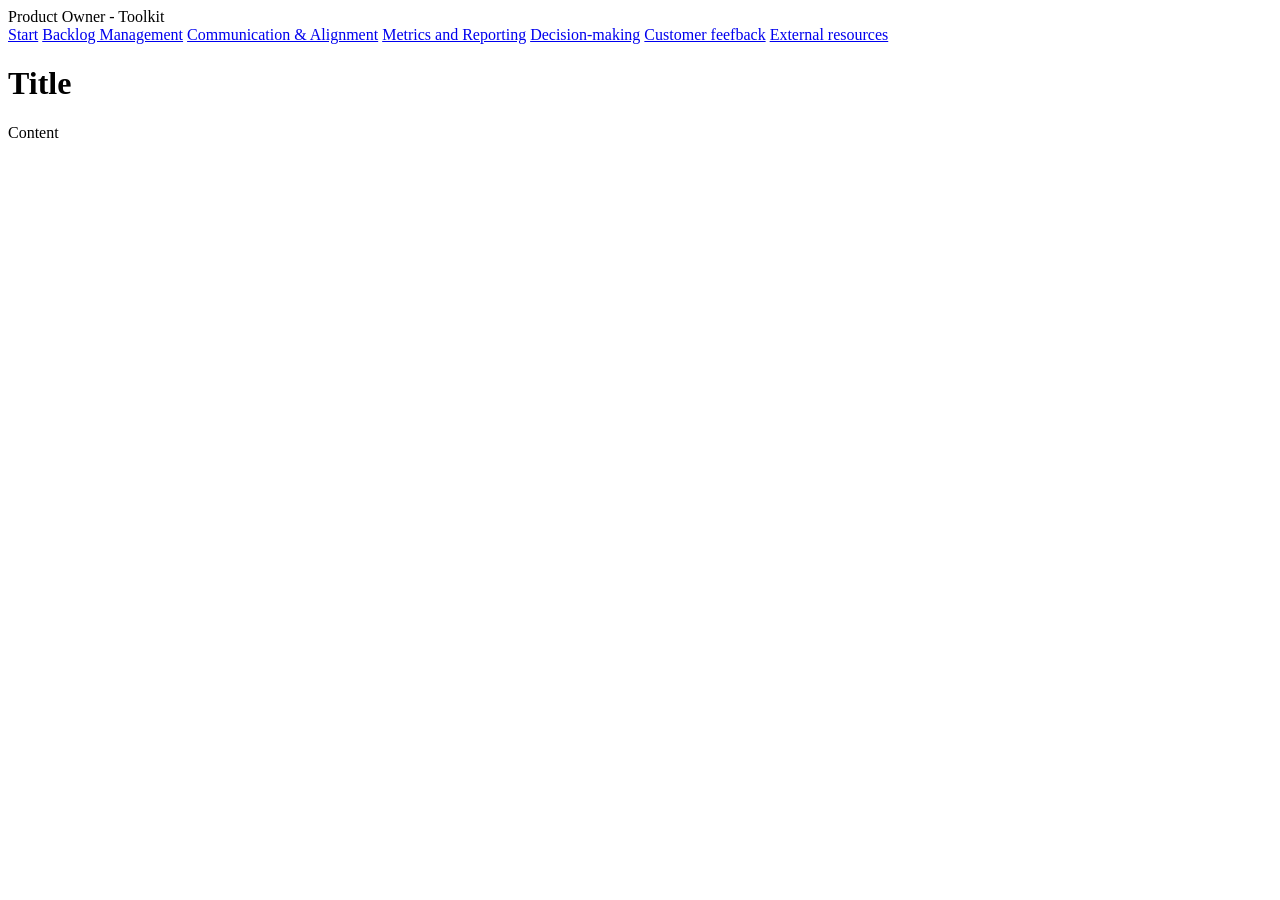
<file: toolkit/template.html>
<!DOCTYPE html>
<html lang="en">
    <head>
        <meta charset="utf-8" />
        <meta name="viewport" content="width=device-width, initial-scale=1, shrink-to-fit=no" />
        <meta name="description" content="" />
        <meta name="author" content="" />
        <title>Dooremolen.com - Product Owner Toolkit</title>
        
    </head>
    <body>
        <div class="d-flex" id="wrapper">
            <!-- Sidebar-->
            <div class="border-end bg-white" id="sidebar-wrapper">
                <div class="sidebar-heading border-bottom bg-light">Product Owner - Toolkit</div>
                <div class="list-group list-group-flush">
                    <a class="list-group-item list-group-item-action list-group-item-light p-3" href="/toolkit/index.html">Start</a>
                    <a class="list-group-item list-group-item-action list-group-item-light p-3" href="#!">Backlog Management</a>
                    <a class="list-group-item list-group-item-action list-group-item-light p-3" href="#!">Communication & Alignment</a>
                    <a class="list-group-item list-group-item-action list-group-item-light p-3" href="#!">Metrics and Reporting</a>
                    <a class="list-group-item list-group-item-action list-group-item-light p-3" href="#!">Decision-making</a>
                    <a class="list-group-item list-group-item-action list-group-item-light p-3" href="#!">Customer feefback</a>
                    <a class="list-group-item list-group-item-action list-group-item-light p-3" href="#!">External resources</a>
                </div>
            </div>
            <!-- Page content wrapper-->
            <div id="page-content-wrapper">
                <!-- Page content-->
                <div class="container-fluid">
                    <h1 class="mt-4">Title</h1>
                    <p>
                      Content
                    </p>
                </div>
            </div>
        </div>
    </body>
</html>
</file>
<file: stamboom/css/style.css>
/* Reset & Base */
* {
    margin: 0;
    padding: 0;
    box-sizing: border-box;
}

:root {
    --primary: #2c3e50;
    --secondary: #8b4513;
    --accent: #c9a227;
    --light: #f5f5dc;
    --text: #333;
    --white: #fff;
}

body {
    font-family: 'Georgia', serif;
    line-height: 1.8;
    color: var(--text);
    background: var(--light);
}

/* Header */
header {
    background: var(--primary);
    color: var(--white);
    padding: 2rem;
    text-align: center;
}

header h1 {
    font-size: 2.5rem;
    margin-bottom: 0.5rem;
}

.subtitle {
    font-style: italic;
    opacity: 0.9;
}

nav {
    margin-top: 1.5rem;
}

nav a {
    color: var(--accent);
    text-decoration: none;
    margin: 0 1rem;
    font-weight: bold;
}

nav a:hover {
    text-decoration: underline;
}

/* Main Content */
main {
    max-width: 900px;
    margin: 0 auto;
    padding: 2rem;
}

.hero {
    background: var(--white);
    padding: 3rem;
    border-radius: 10px;
    box-shadow: 0 2px 10px rgba(0,0,0,0.1);
    text-align: center;
}

.hero h2 {
    color: var(--primary);
    margin-bottom: 1rem;
}

/* Footer */
footer {
    background: var(--primary);
    color: var(--white);
    text-align: center;
    padding: 1rem;
    margin-top: 3rem;
}

/* Responsive */
@media (max-width: 600px) {
    header h1 { font-size: 1.8rem; }
    nav a { display: block; margin: 0.5rem 0; }
    main { padding: 1rem; }
}

/* Cards */
.intro-cards {
    display: grid;
    grid-template-columns: repeat(auto-fit, minmax(280px, 1fr));
    gap: 2rem;
    margin: 2rem 0;
}

.card {
    background: var(--white);
    padding: 2rem;
    border-radius: 10px;
    box-shadow: 0 2px 10px rgba(0,0,0,0.1);
    border-left: 4px solid var(--secondary);
}

.card h3 {
    color: var(--secondary);
    margin-bottom: 1rem;
}

/* Buttons */
.btn {
    display: inline-block;
    background: var(--secondary);
    color: var(--white);
    padding: 0.75rem 1.5rem;
    border-radius: 5px;
    text-decoration: none;
    margin-top: 1rem;
    transition: background 0.3s;
}

.btn:hover {
    background: var(--primary);
}

.btn-large {
    font-size: 1.2rem;
    padding: 1rem 2rem;
}

/* Story Teaser */
.story-teaser {
    background: linear-gradient(135deg, var(--secondary), var(--primary));
    color: var(--white);
    padding: 3rem;
    border-radius: 10px;
    text-align: center;
    margin: 2rem 0;
}

.story-teaser h2 {
    margin-bottom: 1rem;
}

.story-teaser .btn {
    background: var(--accent);
    color: var(--primary);
}

/* Fun Facts */
.fun-facts {
    background: var(--white);
    padding: 2rem;
    border-radius: 10px;
    margin: 2rem 0;
}

.fun-facts h2 {
    color: var(--primary);
    margin-bottom: 1rem;
}

.fun-facts ul {
    list-style: none;
}

.fun-facts li {
    padding: 0.5rem 0;
    padding-left: 2rem;
    position: relative;
}

.fun-facts li::before {
    content: "âš”ï¸";
    position: absolute;
    left: 0;
}

/* Story Page */
.story {
    max-width: 800px;
}

.story-intro {
    background: var(--white);
    padding: 2rem;
    border-radius: 10px;
    margin-bottom: 2rem;
    font-size: 1.1rem;
}

.chapter {
    background: var(--white);
    padding: 2rem;
    border-radius: 10px;
    margin-bottom: 2rem;
    border-left: 4px solid var(--accent);
}

.chapter h2 {
    color: var(--primary);
    margin-bottom: 1rem;
}

.timeline-marker {
    background: var(--accent);
    color: var(--primary);
    display: inline-block;
    padding: 0.25rem 1rem;
    border-radius: 20px;
    font-size: 0.9rem;
    font-weight: bold;
    margin-bottom: 1rem;
}

.funfact {
    background: #e8f4f8;
    border-left: 4px solid #3498db;
    padding: 1rem;
    margin: 1.5rem 0;
    border-radius: 0 5px 5px 0;
}

.highlight-list {
    list-style: none;
    margin: 1rem 0;
}

.highlight-list li {
    padding: 0.75rem;
    margin: 0.5rem 0;
    background: #f8f8f8;
    border-radius: 5px;
    border-left: 3px solid var(--secondary);
}

.conclusion {
    text-align: center;
    font-size: 1.3rem;
    padding: 2rem;
    background: linear-gradient(135deg, var(--secondary), var(--primary));
    color: var(--white);
    border-radius: 10px;
    margin-top: 2rem;
}

/* Parenteel Styles */
.family-intro {
    background: var(--white);
    padding: 2rem;
    border-radius: 10px;
    margin-bottom: 2rem;
}

.parenteel {
    background: var(--white);
    padding: 2rem;
    border-radius: 10px;
    margin-bottom: 2rem;
}

.generation {
    margin: 1rem 0;
    padding-left: 2rem;
    border-left: 3px solid var(--accent);
}

.gen-1 { border-left-color: #c9a227; }
.gen-2 { border-left-color: #b8860b; }
.gen-3 { border-left-color: #a0522d; }
.gen-4 { border-left-color: #8b4513; }
.gen-5 { border-left-color: #6b4423; }

.person {
    background: #fafafa;
    padding: 1rem;
    margin: 0.5rem 0;
    border-radius: 5px;
    position: relative;
}

.person.ancestor {
    background: linear-gradient(135deg, #fff8dc, #faebd7);
    border: 1px solid var(--accent);
}

.gen-number {
    position: absolute;
    left: -2.5rem;
    top: 1rem;
    background: var(--secondary);
    color: var(--white);
    width: 2rem;
    height: 2rem;
    border-radius: 50%;
    display: flex;
    align-items: center;
    justify-content: center;
    font-weight: bold;
    font-size: 0.8rem;
}

.person h3 {
    color: var(--primary);
    margin-bottom: 0.5rem;
}

.dates {
    color: var(--secondary);
    font-weight: bold;
}

.place {
    color: #666;
    font-style: italic;
}

.info {
    margin-top: 0.5rem;
}

.children {
    margin-left: 2rem;
    padding-left: 1rem;
    border-left: 2px dashed #ccc;
}

.child {
    padding: 0.5rem;
    margin: 0.25rem 0;
    background: #f5f5f5;
    border-radius: 3px;
}

/* All descendants tree */
.all-descendants {
    background: var(--white);
    padding: 2rem;
    border-radius: 10px;
}

.tree ul {
    list-style: none;
    padding-left: 2rem;
}

.tree > ul {
    padding-left: 0;
}

.tree li {
    position: relative;
    padding: 0.5rem 0;
}

.tree li::before {
    content: "";
    position: absolute;
    left: -1rem;
    top: 0;
    border-left: 2px solid #ccc;
    height: 100%;
}

.tree li::after {
    content: "";
    position: absolute;
    left: -1rem;
    top: 1rem;
    border-top: 2px solid #ccc;
    width: 1rem;
}

.tree li:last-child::before {
    height: 1rem;
}

/* Special Notes */
.special-note {
    background: #fff3cd;
    border: 1px solid #ffc107;
    border-radius: 5px;
    padding: 1rem;
    margin: 1rem 0;
}

.special-note h3 {
    color: #856404;
    margin-bottom: 0.5rem;
}

.special-note p {
    color: #856404;
    margin: 0;
}

/* Stats Box */
.stats-box {
    background: #e8f4f8;
    padding: 1.5rem;
    border-radius: 8px;
    margin-top: 1.5rem;
}

.stats-box h3 {
    color: var(--primary);
    margin-bottom: 0.75rem;
}

.stats-box ul {
    list-style: none;
}

.stats-box li {
    padding: 0.25rem 0;
}

/* Royal/Noble styling */
.person.royal {
    background: linear-gradient(135deg, #fff8dc, #ffd700);
    border: 2px solid #c9a227;
}

.person.royal .title {
    color: #8b4513;
    font-weight: bold;
    font-style: italic;
}

/* Current generation highlight */
.person.current-gen {
    background: linear-gradient(135deg, #e8f5e9, #c8e6c9);
    border: 2px solid #4caf50;
}

/* Intro text for sections */
.intro-text {
    color: #666;
    font-style: italic;
    margin-bottom: 1.5rem;
}

/* Lineage summary */
.lineage-summary {
    background: var(--primary);
    color: var(--white);
    padding: 1.5rem;
    border-radius: 8px;
    text-align: center;
    margin: 1rem 0;
    font-size: 0.95rem;
    line-height: 2;
}

/* Title styling for nobles */
.title {
    color: var(--secondary);
    font-weight: bold;
    margin-bottom: 0.25rem;
}

/* Children count */
.children-count {
    font-size: 0.9rem;
    color: #666;
    margin-top: 0.5rem;
    font-style: italic;
}

/* Spouse styling */
.spouse {
    color: #666;
}

/* Traditional Parenteel Styles */
.parenteel-traditional {
    background: var(--white);
    padding: 2rem;
    border-radius: 10px;
    margin-bottom: 2rem;
}

.generation-block {
    margin-bottom: 2rem;
    padding-bottom: 1rem;
    border-bottom: 1px solid #e0e0e0;
}

.generation-block:last-child {
    border-bottom: none;
}

.gen-header {
    color: var(--secondary);
    font-size: 1.3rem;
    margin-bottom: 1rem;
    padding-bottom: 0.5rem;
    border-bottom: 2px solid var(--accent);
}

.person-entry {
    margin: 1rem 0;
    padding-left: 1rem;
}

.person-number {
    font-weight: bold;
    color: var(--secondary);
    font-size: 1.1rem;
    margin-bottom: 0.25rem;
}

.person-name {
    font-size: 1.05rem;
    margin-bottom: 0.5rem;
    line-height: 1.6;
}

.person-details {
    color: #555;
    margin: 0.5rem 0;
    font-style: italic;
}

.marriage {
    margin: 0.75rem 0;
    padding-left: 1rem;
    border-left: 2px solid var(--accent);
}

.children-header {
    font-weight: bold;
    margin-top: 1rem;
    margin-bottom: 0.5rem;
    color: var(--primary);
}

.children-list {
    margin-left: 2rem;
    line-height: 1.8;
}

.children-list li {
    margin: 0.25rem 0;
}

.children-list a {
    color: var(--secondary);
    font-weight: bold;
    text-decoration: none;
}

.children-list a:hover {
    text-decoration: underline;
}

/* Royal section styling */
.royal-section {
    background: linear-gradient(to right, #fff8dc, #ffffff);
    border-left: 4px solid #c9a227;
    padding-left: 1rem;
    margin-left: -1rem;
}
</file>
